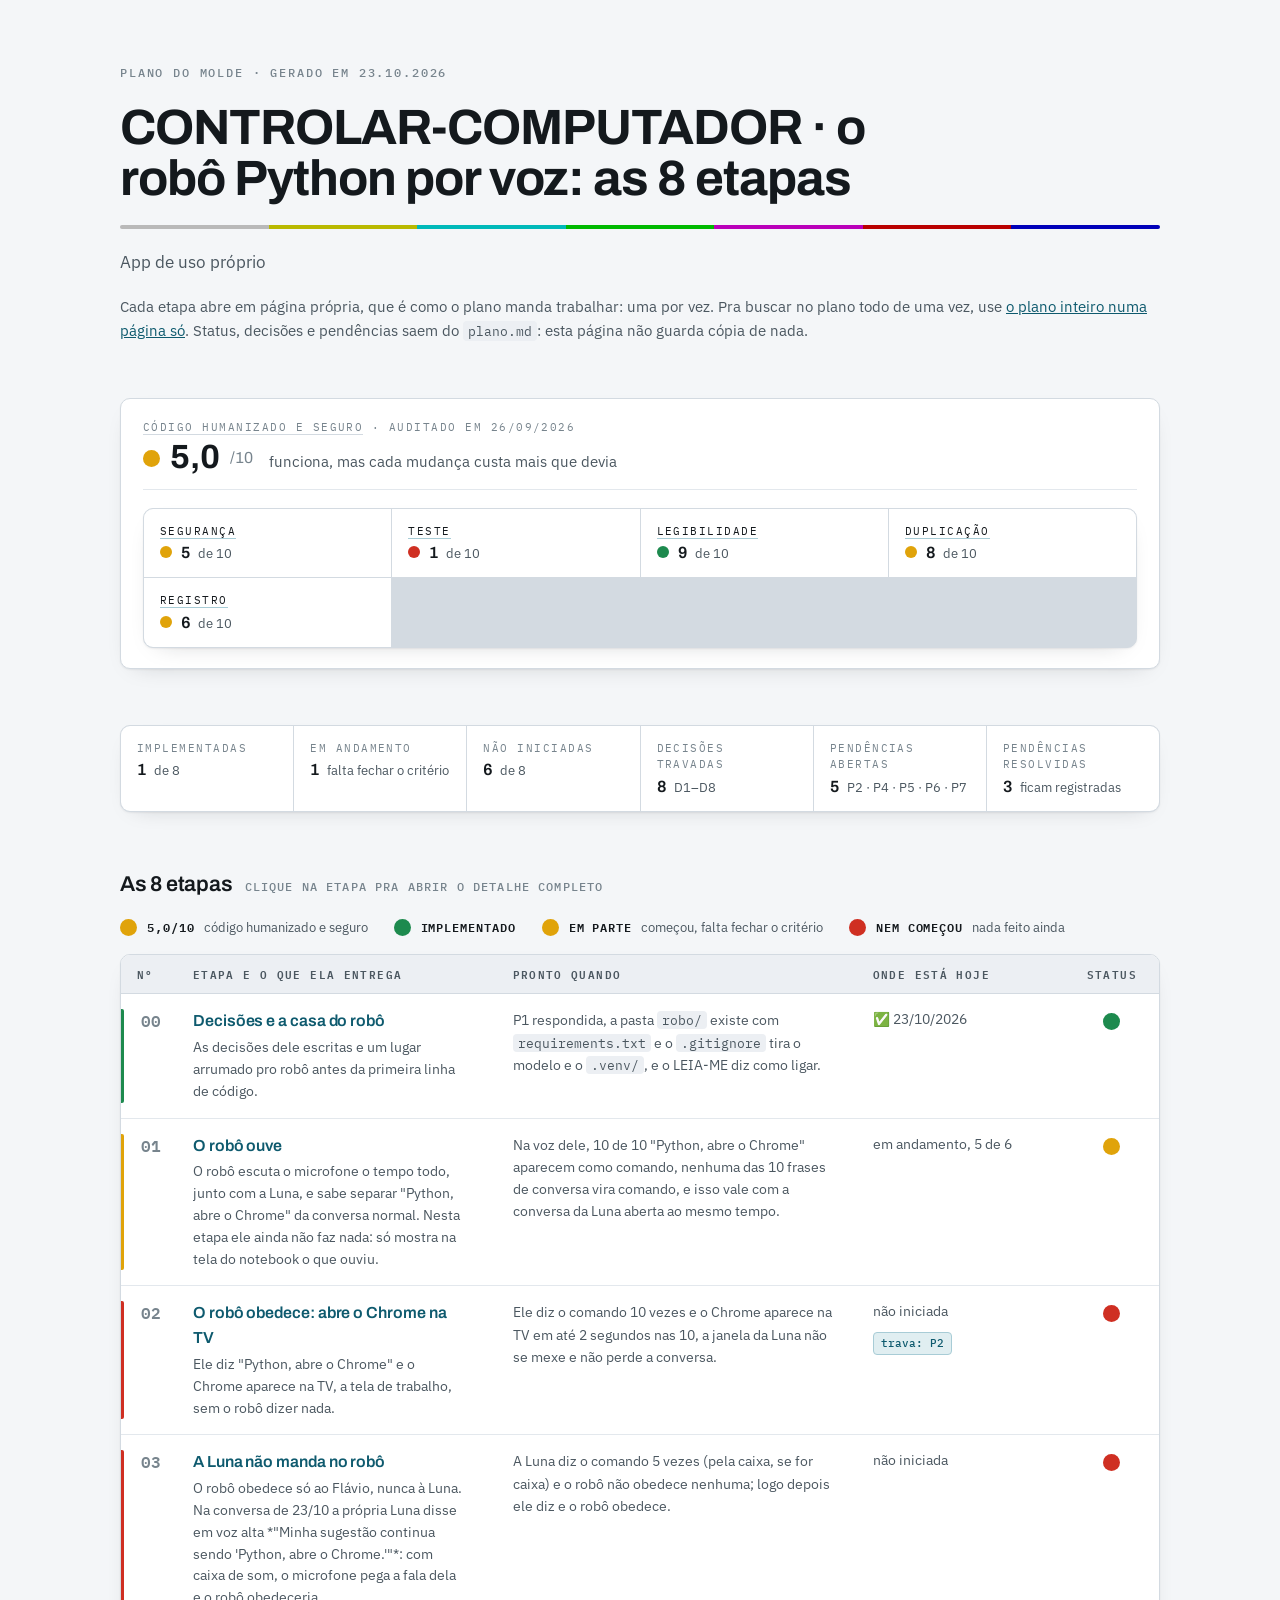
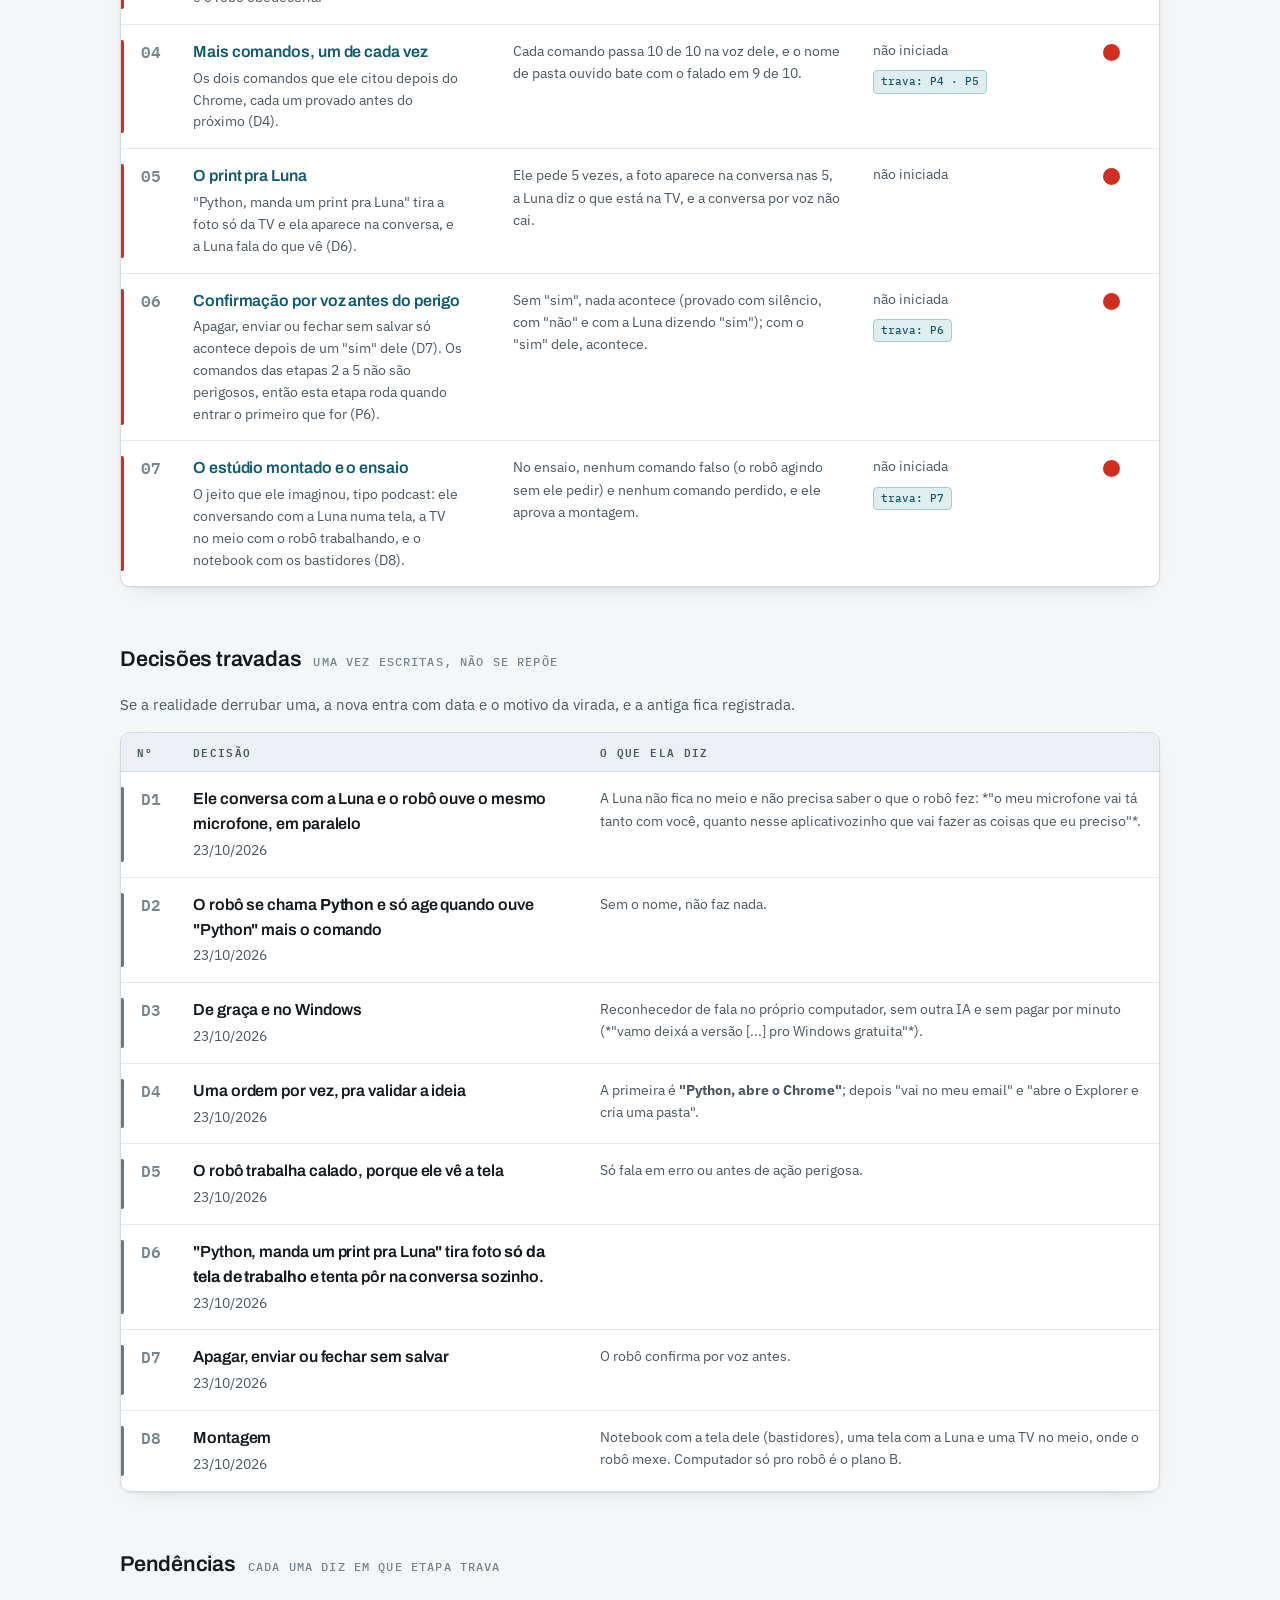
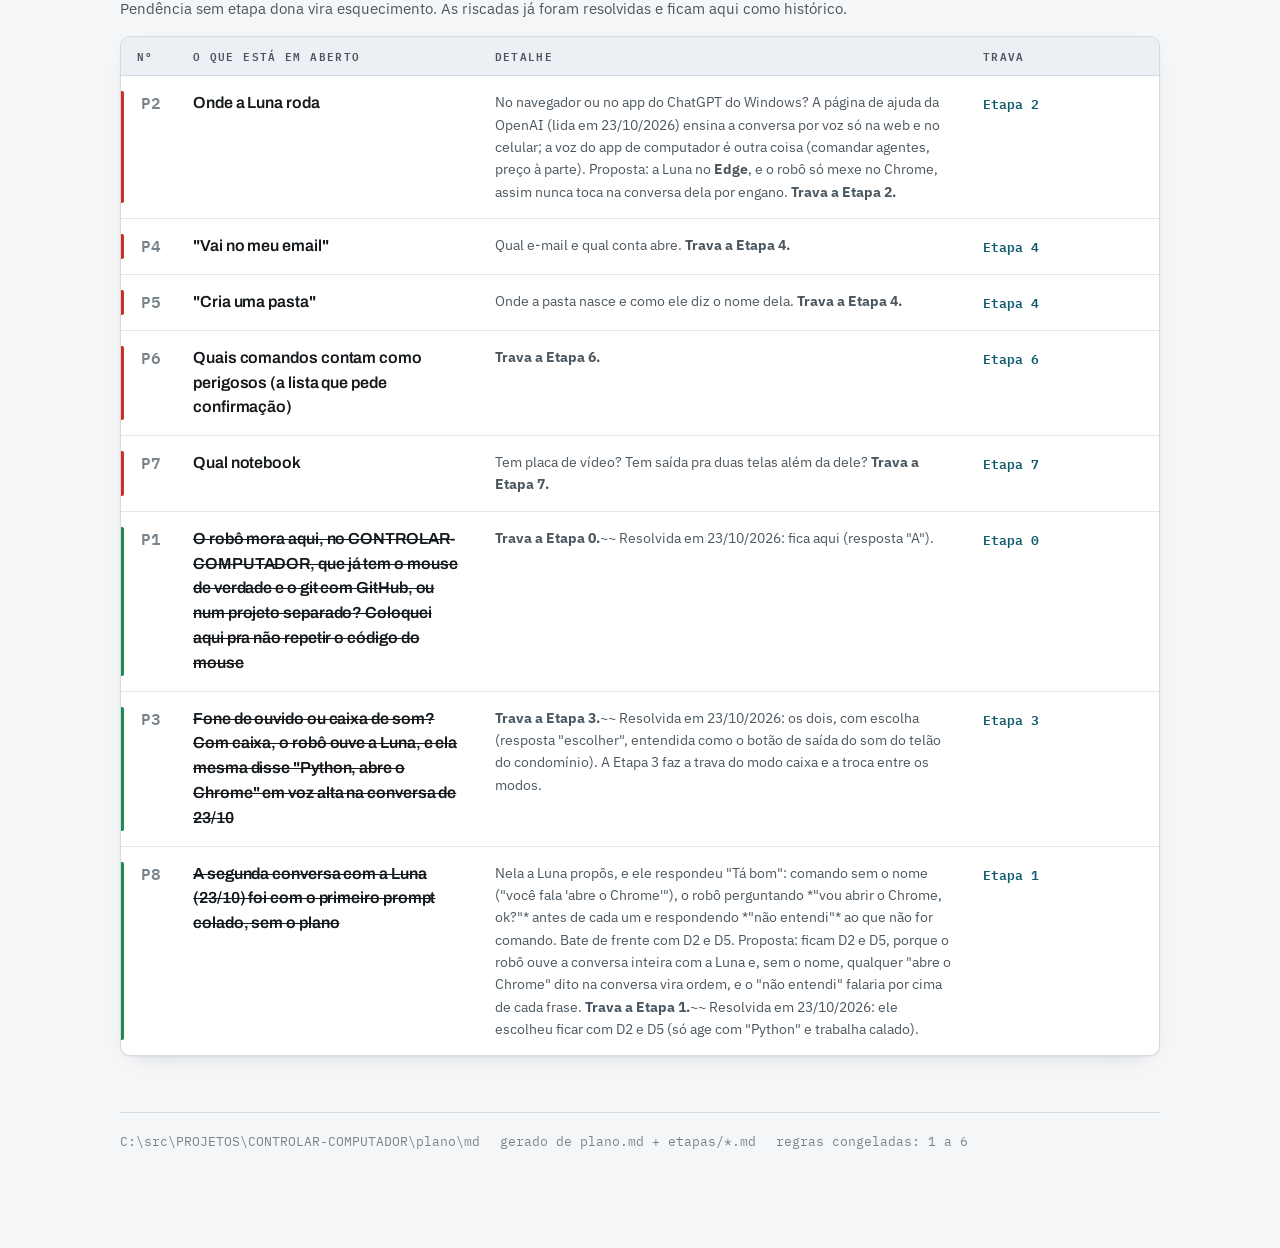
<file: plano/html/index.html>
<!doctype html>
<html lang="pt-br">
<head>
<meta charset="utf-8">
<meta name="viewport" content="width=device-width, initial-scale=1">
<title>Plano CONTROLAR-COMPUTADOR · o robô Python por voz</title>
<link rel="preconnect" href="https://fonts.googleapis.com">
<link rel="preconnect" href="https://fonts.gstatic.com" crossorigin>
<link rel="stylesheet" href="https://fonts.googleapis.com/css2?family=Archivo:wght@500;600;700&family=IBM+Plex+Mono:wght@400;500;600&family=IBM+Plex+Sans:wght@400;500;600&display=swap">
<link rel="stylesheet" href="index.css">
</head>

<body>

<div class="wrap">

  <header class="head">
    <p class="eyebrow">Plano do molde &middot; gerado em 23.10.2026</p>
    <h1>CONTROLAR-COMPUTADOR · o robô Python por voz: as 8 etapas</h1>
    <div class="bars" aria-hidden="true"><i style="background:#b9b9b9"></i><i style="background:#b9b900"></i><i style="background:#00b9b9"></i><i style="background:#00b900"></i><i style="background:#b900b9"></i><i style="background:#b90000"></i><i style="background:#0000b9"></i></div>
    <p class="lede">App de uso próprio</p>
    <p class="note">Cada etapa abre em p&aacute;gina pr&oacute;pria, que &eacute; como o plano manda trabalhar: uma por vez. Pra buscar no plano todo de uma vez, use <a href="completo/completo.html">o plano inteiro numa p&aacute;gina s&oacute;</a>. Status, decis&otilde;es e pend&ecirc;ncias saem do <code>plano.md</code>: esta p&aacute;gina n&atilde;o guarda c&oacute;pia de nada.</p>
  </header>

  <section class="saude"><div class="saude-topo"><p class="saude-rotulo"><a href="saude.html">C&oacute;digo humanizado e seguro</a> &middot; auditado em 26/09/2026</p><p class="saude-numero"><span class="ponto ponto--parte" aria-hidden="true"></span><strong>5,0</strong><span>/10</span></p><p class="saude-frase">funciona, mas cada mudan&ccedil;a custa mais que devia</p></div><dl class="vitals vitals--saude"><div class="vital"><dt><a href="saude.html#dim-1">Segurança</a></dt><dd><span class="ponto ponto--parte" aria-hidden="true"></span>5 <small>de 10</small></dd></div><div class="vital"><dt><a href="saude.html#dim-2">Teste</a></dt><dd><span class="ponto ponto--zero" aria-hidden="true"></span>1 <small>de 10</small></dd></div><div class="vital"><dt><a href="saude.html#dim-3">Legibilidade</a></dt><dd><span class="ponto ponto--nota" aria-hidden="true"></span>9 <small>de 10</small></dd></div><div class="vital"><dt><a href="saude.html#dim-4">Duplicação</a></dt><dd><span class="ponto ponto--parte" aria-hidden="true"></span>8 <small>de 10</small></dd></div><div class="vital"><dt><a href="saude.html#dim-8">Registro</a></dt><dd><span class="ponto ponto--parte" aria-hidden="true"></span>6 <small>de 10</small></dd></div></dl></section>

  <dl class="vitals"><div class="vital"><dt>Implementadas</dt><dd>1 <small>de 8</small></dd></div><div class="vital"><dt>Em andamento</dt><dd>1 <small>falta fechar o crit&eacute;rio</small></dd></div><div class="vital"><dt>N&atilde;o iniciadas</dt><dd>6 <small>de 8</small></dd></div><div class="vital"><dt>Decis&otilde;es travadas</dt><dd>8 <small>D1&ndash;D8</small></dd></div><div class="vital"><dt>Pend&ecirc;ncias abertas</dt><dd>5 <small>P2 &middot; P4 &middot; P5 &middot; P6 &middot; P7</small></dd></div><div class="vital"><dt>Pend&ecirc;ncias resolvidas</dt><dd>3 <small>ficam registradas</small></dd></div></dl>

  <section>
    <h2>As 8 etapas <span class="count">clique na etapa pra abrir o detalhe completo</span></h2>
    <div class="legend">
      <span><span class="selo"><span class="ponto ponto--parte" aria-hidden="true"></span>5,0/10</span> c&oacute;digo humanizado e seguro</span>
      <span><span class="selo"><span class="ponto ponto--feito" aria-hidden="true"></span>implementado</span></span>
      <span><span class="selo"><span class="ponto ponto--parte" aria-hidden="true"></span>em parte</span> come&ccedil;ou, falta fechar o crit&eacute;rio</span>
      <span><span class="selo"><span class="ponto ponto--zero" aria-hidden="true"></span>nem começou</span> nada feito ainda</span>
    </div>
    <div class="scroller"><table><thead><tr><th>N&ordm;</th><th>Etapa e o que ela entrega</th><th class="crit">Pronto quando</th><th class="obs">Onde est&aacute; hoje</th><th class="status">Status</th></tr></thead><tbody><tr data-st="feito"><td class="num">00</td><td class="etapa"><a class="ir" href="etapas/etapa-00.html"><b>Decisões e a casa do robô</b><em>As decisões dele escritas e um lugar arrumado pro robô antes da primeira linha de código.</em></a></td><td class="crit">P1 respondida, a pasta <code>robo/</code> existe com <code>requirements.txt</code> e o <code>.gitignore</code> tira o modelo e o <code>.venv/</code>, e o LEIA-ME diz como ligar.</td><td class="obs"><p>✅ 23/10/2026</p></td><td class="status"><span class="ponto ponto--feito" role="img" aria-label="implementado" title="implementado"></span></td></tr><tr data-st="parte"><td class="num">01</td><td class="etapa"><a class="ir" href="etapas/etapa-01.html"><b>O robô ouve</b><em>O robô escuta o microfone o tempo todo, junto com a Luna, e sabe separar &quot;Python, abre o Chrome&quot; da conversa normal. Nesta etapa ele ainda não faz nada: só mostra na tela do notebook o que ouviu.</em></a></td><td class="crit">Na voz dele, 10 de 10 &quot;Python, abre o Chrome&quot; aparecem como comando, nenhuma das 10 frases de conversa vira comando, e isso vale com a conversa da Luna aberta ao mesmo tempo.</td><td class="obs"><p>em andamento, 5 de 6</p></td><td class="status"><span class="ponto ponto--parte" role="img" aria-label="em parte" title="em parte"></span></td></tr><tr data-st="zero"><td class="num">02</td><td class="etapa"><a class="ir" href="etapas/etapa-02.html"><b>O robô obedece: abre o Chrome na TV</b><em>Ele diz &quot;Python, abre o Chrome&quot; e o Chrome aparece na TV, a tela de trabalho, sem o robô dizer nada.</em></a></td><td class="crit">Ele diz o comando 10 vezes e o Chrome aparece na TV em até 2 segundos nas 10, a janela da Luna não se mexe e não perde a conversa.</td><td class="obs"><p>não iniciada</p><b class="tag">trava: P2</b></td><td class="status"><span class="ponto ponto--zero" role="img" aria-label="nem começou" title="nem começou"></span></td></tr><tr data-st="zero"><td class="num">03</td><td class="etapa"><a class="ir" href="etapas/etapa-03.html"><b>A Luna não manda no robô</b><em>O robô obedece só ao Flávio, nunca à Luna. Na conversa de 23/10 a própria Luna disse em voz alta *&quot;Minha sugestão continua sendo 'Python, abre o Chrome.'&quot;*: com caixa de som, o microfone pega a fala dela e o robô obedeceria.</em></a></td><td class="crit">A Luna diz o comando 5 vezes (pela caixa, se for caixa) e o robô não obedece nenhuma; logo depois ele diz e o robô obedece.</td><td class="obs"><p>não iniciada</p></td><td class="status"><span class="ponto ponto--zero" role="img" aria-label="nem começou" title="nem começou"></span></td></tr><tr data-st="zero"><td class="num">04</td><td class="etapa"><a class="ir" href="etapas/etapa-04.html"><b>Mais comandos, um de cada vez</b><em>Os dois comandos que ele citou depois do Chrome, cada um provado antes do próximo (D4).</em></a></td><td class="crit">Cada comando passa 10 de 10 na voz dele, e o nome de pasta ouvido bate com o falado em 9 de 10.</td><td class="obs"><p>não iniciada</p><b class="tag">trava: P4 &middot; P5</b></td><td class="status"><span class="ponto ponto--zero" role="img" aria-label="nem começou" title="nem começou"></span></td></tr><tr data-st="zero"><td class="num">05</td><td class="etapa"><a class="ir" href="etapas/etapa-05.html"><b>O print pra Luna</b><em>&quot;Python, manda um print pra Luna&quot; tira a foto só da TV e ela aparece na conversa, e a Luna fala do que vê (D6).</em></a></td><td class="crit">Ele pede 5 vezes, a foto aparece na conversa nas 5, a Luna diz o que está na TV, e a conversa por voz não cai.</td><td class="obs"><p>não iniciada</p></td><td class="status"><span class="ponto ponto--zero" role="img" aria-label="nem começou" title="nem começou"></span></td></tr><tr data-st="zero"><td class="num">06</td><td class="etapa"><a class="ir" href="etapas/etapa-06.html"><b>Confirmação por voz antes do perigo</b><em>Apagar, enviar ou fechar sem salvar só acontece depois de um &quot;sim&quot; dele (D7). Os comandos das etapas 2 a 5 não são perigosos, então esta etapa roda quando entrar o primeiro que for (P6).</em></a></td><td class="crit">Sem &quot;sim&quot;, nada acontece (provado com silêncio, com &quot;não&quot; e com a Luna dizendo &quot;sim&quot;); com o &quot;sim&quot; dele, acontece.</td><td class="obs"><p>não iniciada</p><b class="tag">trava: P6</b></td><td class="status"><span class="ponto ponto--zero" role="img" aria-label="nem começou" title="nem começou"></span></td></tr><tr data-st="zero"><td class="num">07</td><td class="etapa"><a class="ir" href="etapas/etapa-07.html"><b>O estúdio montado e o ensaio</b><em>O jeito que ele imaginou, tipo podcast: ele conversando com a Luna numa tela, a TV no meio com o robô trabalhando, e o notebook com os bastidores (D8).</em></a></td><td class="crit">No ensaio, nenhum comando falso (o robô agindo sem ele pedir) e nenhum comando perdido, e ele aprova a montagem.</td><td class="obs"><p>não iniciada</p><b class="tag">trava: P7</b></td><td class="status"><span class="ponto ponto--zero" role="img" aria-label="nem começou" title="nem começou"></span></td></tr></tbody></table></div>
  </section>

  <section>
    <h2>Decis&otilde;es travadas <span class="count">uma vez escritas, n&atilde;o se rep&otilde;e</span></h2>
    <p class="note">Se a realidade derrubar uma, a nova entra com data e o motivo da virada, e a antiga fica registrada.</p>
    <div class="scroller"><table><thead><tr><th>N&ordm;</th><th>Decis&atilde;o</th><th class="crit">O que ela diz</th></tr></thead><tbody><tr id="d1"><td class="num">D1</td><td class="etapa"><b>Ele conversa com a Luna e o robô ouve o mesmo microfone, em paralelo</b><em>23/10/2026</em></td><td class="crit">A Luna não fica no meio e não precisa saber o que o robô fez: *&quot;o meu microfone vai tá tanto com você, quanto nesse aplicativozinho que vai fazer as coisas que eu preciso&quot;*.</td></tr><tr id="d2"><td class="num">D2</td><td class="etapa"><b>O robô se chama <strong>Python</strong> e só age quando ouve &quot;Python&quot; mais o comando</b><em>23/10/2026</em></td><td class="crit">Sem o nome, não faz nada.</td></tr><tr id="d3"><td class="num">D3</td><td class="etapa"><b>De graça e no Windows</b><em>23/10/2026</em></td><td class="crit">Reconhecedor de fala no próprio computador, sem outra IA e sem pagar por minuto (*&quot;vamo deixá a versão [...] pro Windows gratuita&quot;*).</td></tr><tr id="d4"><td class="num">D4</td><td class="etapa"><b>Uma ordem por vez, pra validar a ideia</b><em>23/10/2026</em></td><td class="crit">A primeira é <strong>&quot;Python, abre o Chrome&quot;</strong>; depois &quot;vai no meu email&quot; e &quot;abre o Explorer e cria uma pasta&quot;.</td></tr><tr id="d5"><td class="num">D5</td><td class="etapa"><b>O robô trabalha calado, porque ele vê a tela</b><em>23/10/2026</em></td><td class="crit">Só fala em erro ou antes de ação perigosa.</td></tr><tr id="d6"><td class="num">D6</td><td class="etapa"><b>&quot;Python, manda um print pra Luna&quot; tira foto <strong>só da tela de trabalho</strong> e tenta pôr na conversa sozinho.</b><em>23/10/2026</em></td><td class="crit"></td></tr><tr id="d7"><td class="num">D7</td><td class="etapa"><b>Apagar, enviar ou fechar sem salvar</b><em>23/10/2026</em></td><td class="crit">O robô confirma por voz antes.</td></tr><tr id="d8"><td class="num">D8</td><td class="etapa"><b>Montagem</b><em>23/10/2026</em></td><td class="crit">Notebook com a tela dele (bastidores), uma tela com a Luna e uma TV no meio, onde o robô mexe. Computador só pro robô é o plano B.</td></tr></tbody></table></div>
  </section>

  <section>
    <h2>Pend&ecirc;ncias <span class="count">cada uma diz em que etapa trava</span></h2>
    <p class="note">Pend&ecirc;ncia sem etapa dona vira esquecimento. As riscadas j&aacute; foram resolvidas e ficam aqui como hist&oacute;rico.</p>
    <div class="scroller"><table><thead><tr><th>N&ordm;</th><th>O que est&aacute; em aberto</th><th class="crit">Detalhe</th><th>Trava</th></tr></thead><tbody><tr data-st="zero" id="p2"><td class="num">P2</td><td class="etapa"><b>Onde a Luna roda</b></td><td class="crit">No navegador ou no app do ChatGPT do Windows? A página de ajuda da OpenAI (lida em 23/10/2026) ensina a conversa por voz só na web e no celular; a voz do app de computador é outra coisa (comandar agentes, preço à parte). Proposta: a Luna no <strong>Edge</strong>, e o robô só mexe no Chrome, assim nunca toca na conversa dela por engano. <strong>Trava a Etapa 2.</strong></td><td class="sit"><a class="trava" href="etapas/etapa-02.html">Etapa 2</a></td></tr><tr data-st="zero" id="p4"><td class="num">P4</td><td class="etapa"><b>&quot;Vai no meu email&quot;</b></td><td class="crit">Qual e-mail e qual conta abre. <strong>Trava a Etapa 4.</strong></td><td class="sit"><a class="trava" href="etapas/etapa-04.html">Etapa 4</a></td></tr><tr data-st="zero" id="p5"><td class="num">P5</td><td class="etapa"><b>&quot;Cria uma pasta&quot;</b></td><td class="crit">Onde a pasta nasce e como ele diz o nome dela. <strong>Trava a Etapa 4.</strong></td><td class="sit"><a class="trava" href="etapas/etapa-04.html">Etapa 4</a></td></tr><tr data-st="zero" id="p6"><td class="num">P6</td><td class="etapa"><b>Quais comandos contam como perigosos (a lista que pede confirmação)</b></td><td class="crit"><strong>Trava a Etapa 6.</strong></td><td class="sit"><a class="trava" href="etapas/etapa-06.html">Etapa 6</a></td></tr><tr data-st="zero" id="p7"><td class="num">P7</td><td class="etapa"><b>Qual notebook</b></td><td class="crit">Tem placa de vídeo? Tem saída pra duas telas além da dele? <strong>Trava a Etapa 7.</strong></td><td class="sit"><a class="trava" href="etapas/etapa-07.html">Etapa 7</a></td></tr><tr data-st="feito" id="p1"><td class="num">P1</td><td class="etapa"><b><s>O robô mora aqui, no CONTROLAR-COMPUTADOR, que já tem o mouse de verdade e o git com GitHub, ou num projeto separado? Coloquei aqui pra não repetir o código do mouse</s></b></td><td class="crit"><strong>Trava a Etapa 0.</strong>~~ Resolvida em 23/10/2026: fica aqui (resposta &quot;A&quot;).</td><td class="sit"><a class="trava" href="etapas/etapa-00.html">Etapa 0</a></td></tr><tr data-st="feito" id="p3"><td class="num">P3</td><td class="etapa"><b><s>Fone de ouvido ou caixa de som? Com caixa, o robô ouve a Luna, e ela mesma disse &quot;Python, abre o Chrome&quot; em voz alta na conversa de 23/10</s></b></td><td class="crit"><strong>Trava a Etapa 3.</strong>~~ Resolvida em 23/10/2026: os dois, com escolha (resposta &quot;escolher&quot;, entendida como o botão de saída do som do telão do condomínio). A Etapa 3 faz a trava do modo caixa e a troca entre os modos.</td><td class="sit"><a class="trava" href="etapas/etapa-03.html">Etapa 3</a></td></tr><tr data-st="feito" id="p8"><td class="num">P8</td><td class="etapa"><b><s>A segunda conversa com a Luna (23/10) foi com o primeiro prompt colado, sem o plano</s></b></td><td class="crit">Nela a Luna propôs, e ele respondeu &quot;Tá bom&quot;: comando sem o nome (&quot;você fala 'abre o Chrome'&quot;), o robô perguntando *&quot;vou abrir o Chrome, ok?&quot;* antes de cada um e respondendo *&quot;não entendi&quot;* ao que não for comando. Bate de frente com D2 e D5. Proposta: ficam D2 e D5, porque o robô ouve a conversa inteira com a Luna e, sem o nome, qualquer &quot;abre o Chrome&quot; dito na conversa vira ordem, e o &quot;não entendi&quot; falaria por cima de cada frase. <strong>Trava a Etapa 1.</strong>~~ Resolvida em 23/10/2026: ele escolheu ficar com D2 e D5 (só age com &quot;Python&quot; e trabalha calado).</td><td class="sit"><a class="trava" href="etapas/etapa-01.html">Etapa 1</a></td></tr></tbody></table></div>
  </section>

  <footer>
    <span>C:\src\PROJETOS\CONTROLAR-COMPUTADOR\plano\md</span>
    <span>gerado de plano.md + etapas/*.md</span>
    <span>regras congeladas: 1 a 6</span>
  </footer>

</div>

</body>
</html>
</file>
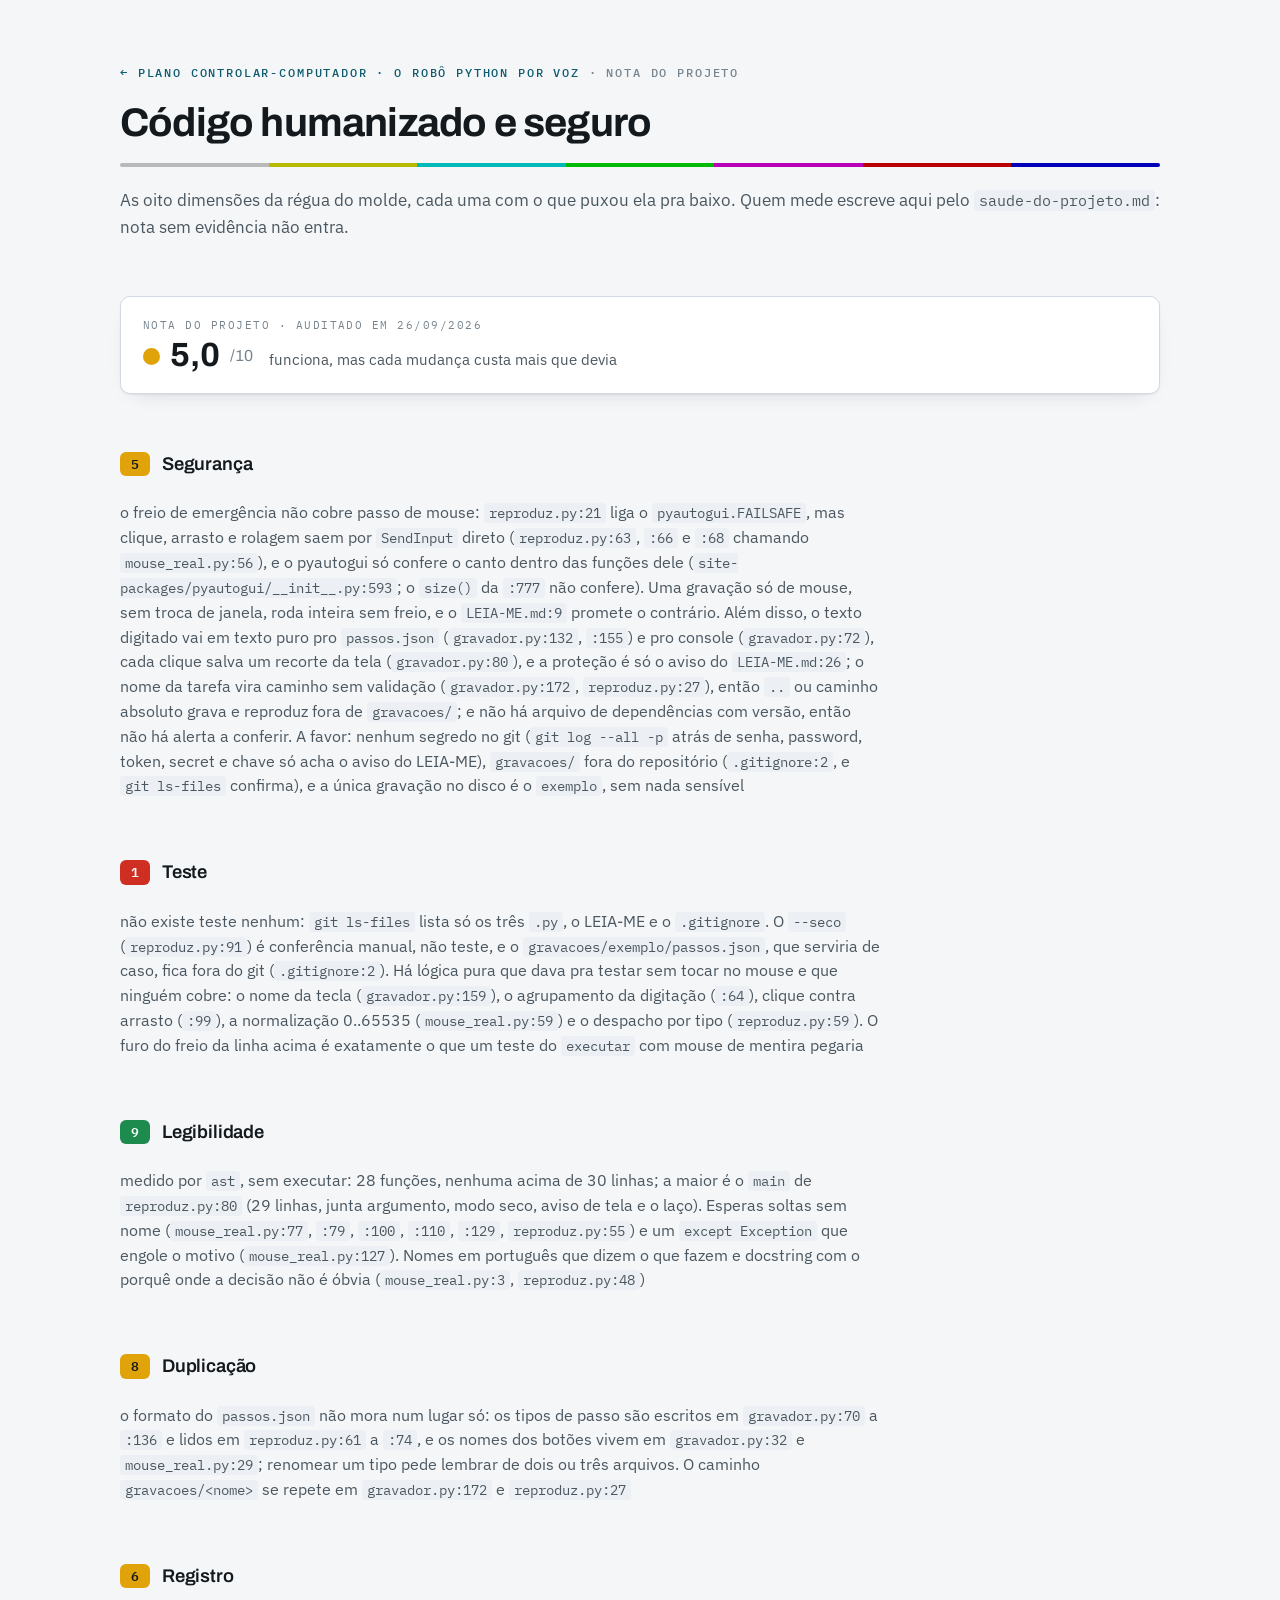
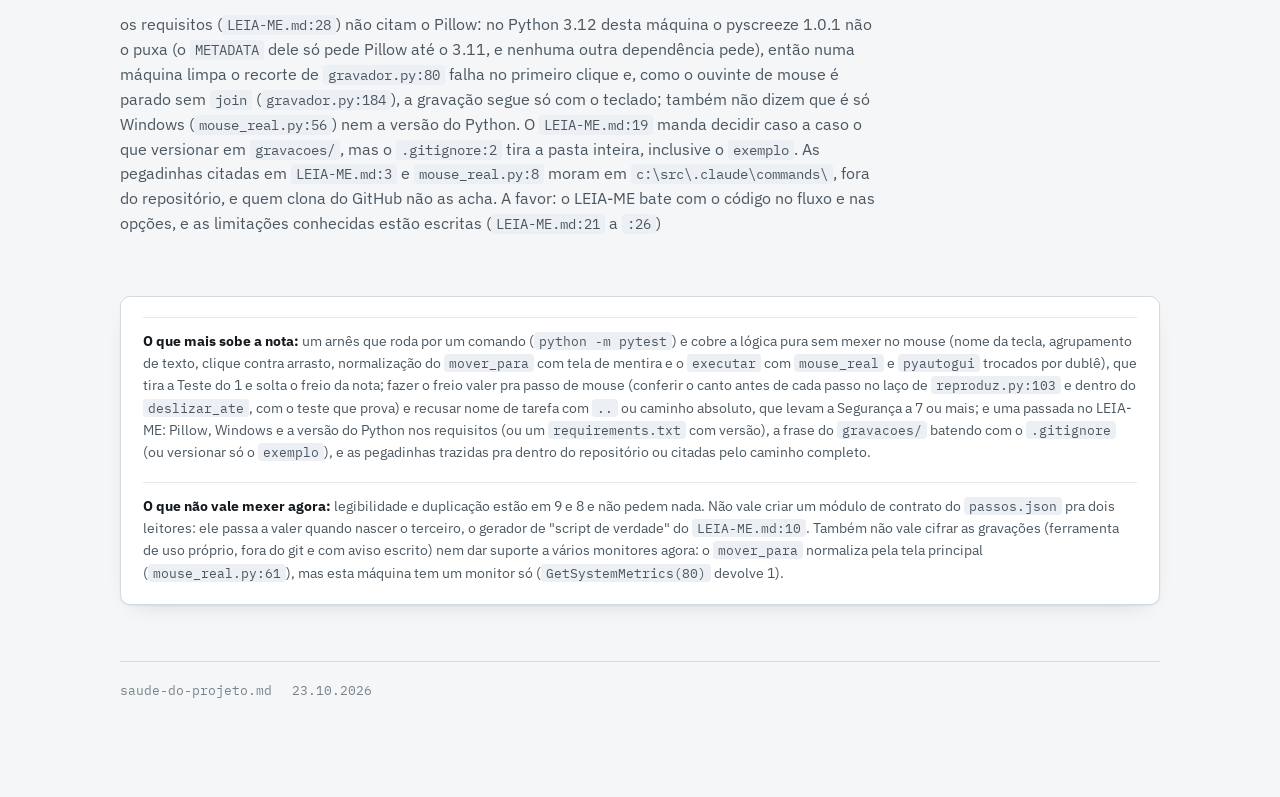
<file: plano/html/saude.html>
<!doctype html>
<html lang="pt-br">
<head>
<meta charset="utf-8">
<meta name="viewport" content="width=device-width, initial-scale=1">
<title>Nota &middot; Plano CONTROLAR-COMPUTADOR · o robô Python por voz</title>
<link rel="preconnect" href="https://fonts.googleapis.com">
<link rel="preconnect" href="https://fonts.gstatic.com" crossorigin>
<link rel="stylesheet" href="https://fonts.googleapis.com/css2?family=Archivo:wght@500;600;700&family=IBM+Plex+Mono:wght@400;500;600&family=IBM+Plex+Sans:wght@400;500;600&display=swap">
<link rel="stylesheet" href="saude.css">
</head>

<body>

<div class="wrap wrap--etapa">

  <header class="head">
    <p class="eyebrow"><a href="index.html">&larr; Plano CONTROLAR-COMPUTADOR · o robô Python por voz</a> &middot; nota do projeto</p>
    <h1>C&oacute;digo humanizado e seguro</h1>
    <div class="bars" aria-hidden="true"><i style="background:#b9b9b9"></i><i style="background:#b9b900"></i><i style="background:#00b9b9"></i><i style="background:#00b900"></i><i style="background:#b900b9"></i><i style="background:#b90000"></i><i style="background:#0000b9"></i></div>
    <p class="lede">As oito dimens&otilde;es da r&eacute;gua do molde, cada uma com o que puxou ela pra baixo. Quem mede escreve aqui pelo <code>saude-do-projeto.md</code>: nota sem evid&ecirc;ncia n&atilde;o entra.</p>
  </header>

  <section class="saude"><div class="saude-topo"><p class="saude-rotulo">nota do projeto &middot; auditado em 26/09/2026</p><p class="saude-numero"><span class="ponto ponto--parte" aria-hidden="true"></span><strong>5,0</strong><span>/10</span></p><p class="saude-frase">funciona, mas cada mudan&ccedil;a custa mais que devia</p></div></section>

  <section class="dim" id="dim-1"><h2><span class="dim-nota dim-nota--parte">5</span>Segurança</h2><p>o freio de emergência não cobre passo de mouse: <code>reproduz.py:21</code> liga o <code>pyautogui.FAILSAFE</code>, mas clique, arrasto e rolagem saem por <code>SendInput</code> direto (<code>reproduz.py:63</code>, <code>:66</code> e <code>:68</code> chamando <code>mouse_real.py:56</code>), e o pyautogui só confere o canto dentro das funções dele (<code>site-packages/pyautogui/__init__.py:593</code>; o <code>size()</code> da <code>:777</code> não confere). Uma gravação só de mouse, sem troca de janela, roda inteira sem freio, e o <code>LEIA-ME.md:9</code> promete o contrário. Além disso, o texto digitado vai em texto puro pro <code>passos.json</code> (<code>gravador.py:132</code>, <code>:155</code>) e pro console (<code>gravador.py:72</code>), cada clique salva um recorte da tela (<code>gravador.py:80</code>), e a proteção é só o aviso do <code>LEIA-ME.md:26</code>; o nome da tarefa vira caminho sem validação (<code>gravador.py:172</code>, <code>reproduz.py:27</code>), então <code>..</code> ou caminho absoluto grava e reproduz fora de <code>gravacoes/</code>; e não há arquivo de dependências com versão, então não há alerta a conferir. A favor: nenhum segredo no git (<code>git log --all -p</code> atrás de senha, password, token, secret e chave só acha o aviso do LEIA-ME), <code>gravacoes/</code> fora do repositório (<code>.gitignore:2</code>, e <code>git ls-files</code> confirma), e a única gravação no disco é o <code>exemplo</code>, sem nada sensível</p></section><section class="dim" id="dim-2"><h2><span class="dim-nota dim-nota--zero">1</span>Teste</h2><p>não existe teste nenhum: <code>git ls-files</code> lista só os três <code>.py</code>, o LEIA-ME e o <code>.gitignore</code>. O <code>--seco</code> (<code>reproduz.py:91</code>) é conferência manual, não teste, e o <code>gravacoes/exemplo/passos.json</code>, que serviria de caso, fica fora do git (<code>.gitignore:2</code>). Há lógica pura que dava pra testar sem tocar no mouse e que ninguém cobre: o nome da tecla (<code>gravador.py:159</code>), o agrupamento da digitação (<code>:64</code>), clique contra arrasto (<code>:99</code>), a normalização 0..65535 (<code>mouse_real.py:59</code>) e o despacho por tipo (<code>reproduz.py:59</code>). O furo do freio da linha acima é exatamente o que um teste do <code>executar</code> com mouse de mentira pegaria</p></section><section class="dim" id="dim-3"><h2><span class="dim-nota dim-nota--nota">9</span>Legibilidade</h2><p>medido por <code>ast</code>, sem executar: 28 funções, nenhuma acima de 30 linhas; a maior é o <code>main</code> de <code>reproduz.py:80</code> (29 linhas, junta argumento, modo seco, aviso de tela e o laço). Esperas soltas sem nome (<code>mouse_real.py:77</code>, <code>:79</code>, <code>:100</code>, <code>:110</code>, <code>:129</code>, <code>reproduz.py:55</code>) e um <code>except Exception</code> que engole o motivo (<code>mouse_real.py:127</code>). Nomes em português que dizem o que fazem e docstring com o porquê onde a decisão não é óbvia (<code>mouse_real.py:3</code>, <code>reproduz.py:48</code>)</p></section><section class="dim" id="dim-4"><h2><span class="dim-nota dim-nota--parte">8</span>Duplicação</h2><p>o formato do <code>passos.json</code> não mora num lugar só: os tipos de passo são escritos em <code>gravador.py:70</code> a <code>:136</code> e lidos em <code>reproduz.py:61</code> a <code>:74</code>, e os nomes dos botões vivem em <code>gravador.py:32</code> e <code>mouse_real.py:29</code>; renomear um tipo pede lembrar de dois ou três arquivos. O caminho <code>gravacoes/&lt;nome&gt;</code> se repete em <code>gravador.py:172</code> e <code>reproduz.py:27</code></p></section><section class="dim" id="dim-8"><h2><span class="dim-nota dim-nota--parte">6</span>Registro</h2><p>os requisitos (<code>LEIA-ME.md:28</code>) não citam o Pillow: no Python 3.12 desta máquina o pyscreeze 1.0.1 não o puxa (o <code>METADATA</code> dele só pede Pillow até o 3.11, e nenhuma outra dependência pede), então numa máquina limpa o recorte de <code>gravador.py:80</code> falha no primeiro clique e, como o ouvinte de mouse é parado sem <code>join</code> (<code>gravador.py:184</code>), a gravação segue só com o teclado; também não dizem que é só Windows (<code>mouse_real.py:56</code>) nem a versão do Python. O <code>LEIA-ME.md:19</code> manda decidir caso a caso o que versionar em <code>gravacoes/</code>, mas o <code>.gitignore:2</code> tira a pasta inteira, inclusive o <code>exemplo</code>. As pegadinhas citadas em <code>LEIA-ME.md:3</code> e <code>mouse_real.py:8</code> moram em <code>c:\src\.claude\commands\</code>, fora do repositório, e quem clona do GitHub não as acha. A favor: o LEIA-ME bate com o código no fluxo e nas opções, e as limitações conhecidas estão escritas (<code>LEIA-ME.md:21</code> a <code>:26</code>)</p></section>

  <section class="saude"><p class="saude-acao"><b>O que mais sobe a nota:</b> um arnês que roda por um comando (<code>python -m pytest</code>) e cobre a lógica pura sem mexer no mouse (nome da tecla, agrupamento de texto, clique contra arrasto, normalização do <code>mover_para</code> com tela de mentira e o <code>executar</code> com <code>mouse_real</code> e <code>pyautogui</code> trocados por dublê), que tira a Teste do 1 e solta o freio da nota; fazer o freio valer pra passo de mouse (conferir o canto antes de cada passo no laço de <code>reproduz.py:103</code> e dentro do <code>deslizar_ate</code>, com o teste que prova) e recusar nome de tarefa com <code>..</code> ou caminho absoluto, que levam a Segurança a 7 ou mais; e uma passada no LEIA-ME: Pillow, Windows e a versão do Python nos requisitos (ou um <code>requirements.txt</code> com versão), a frase do <code>gravacoes/</code> batendo com o <code>.gitignore</code> (ou versionar só o <code>exemplo</code>), e as pegadinhas trazidas pra dentro do repositório ou citadas pelo caminho completo.</p><p class="saude-acao"><b>O que n&atilde;o vale mexer agora:</b> legibilidade e duplicação estão em 9 e 8 e não pedem nada. Não vale criar um módulo de contrato do <code>passos.json</code> pra dois leitores: ele passa a valer quando nascer o terceiro, o gerador de &quot;script de verdade&quot; do <code>LEIA-ME.md:10</code>. Também não vale cifrar as gravações (ferramenta de uso próprio, fora do git e com aviso escrito) nem dar suporte a vários monitores agora: o <code>mover_para</code> normaliza pela tela principal (<code>mouse_real.py:61</code>), mas esta máquina tem um monitor só (<code>GetSystemMetrics(80)</code> devolve 1).</p></section>

  <footer>
    <span>saude-do-projeto.md</span>
    <span>23.10.2026</span>
  </footer>

</div>

</body>
</html>
</file>
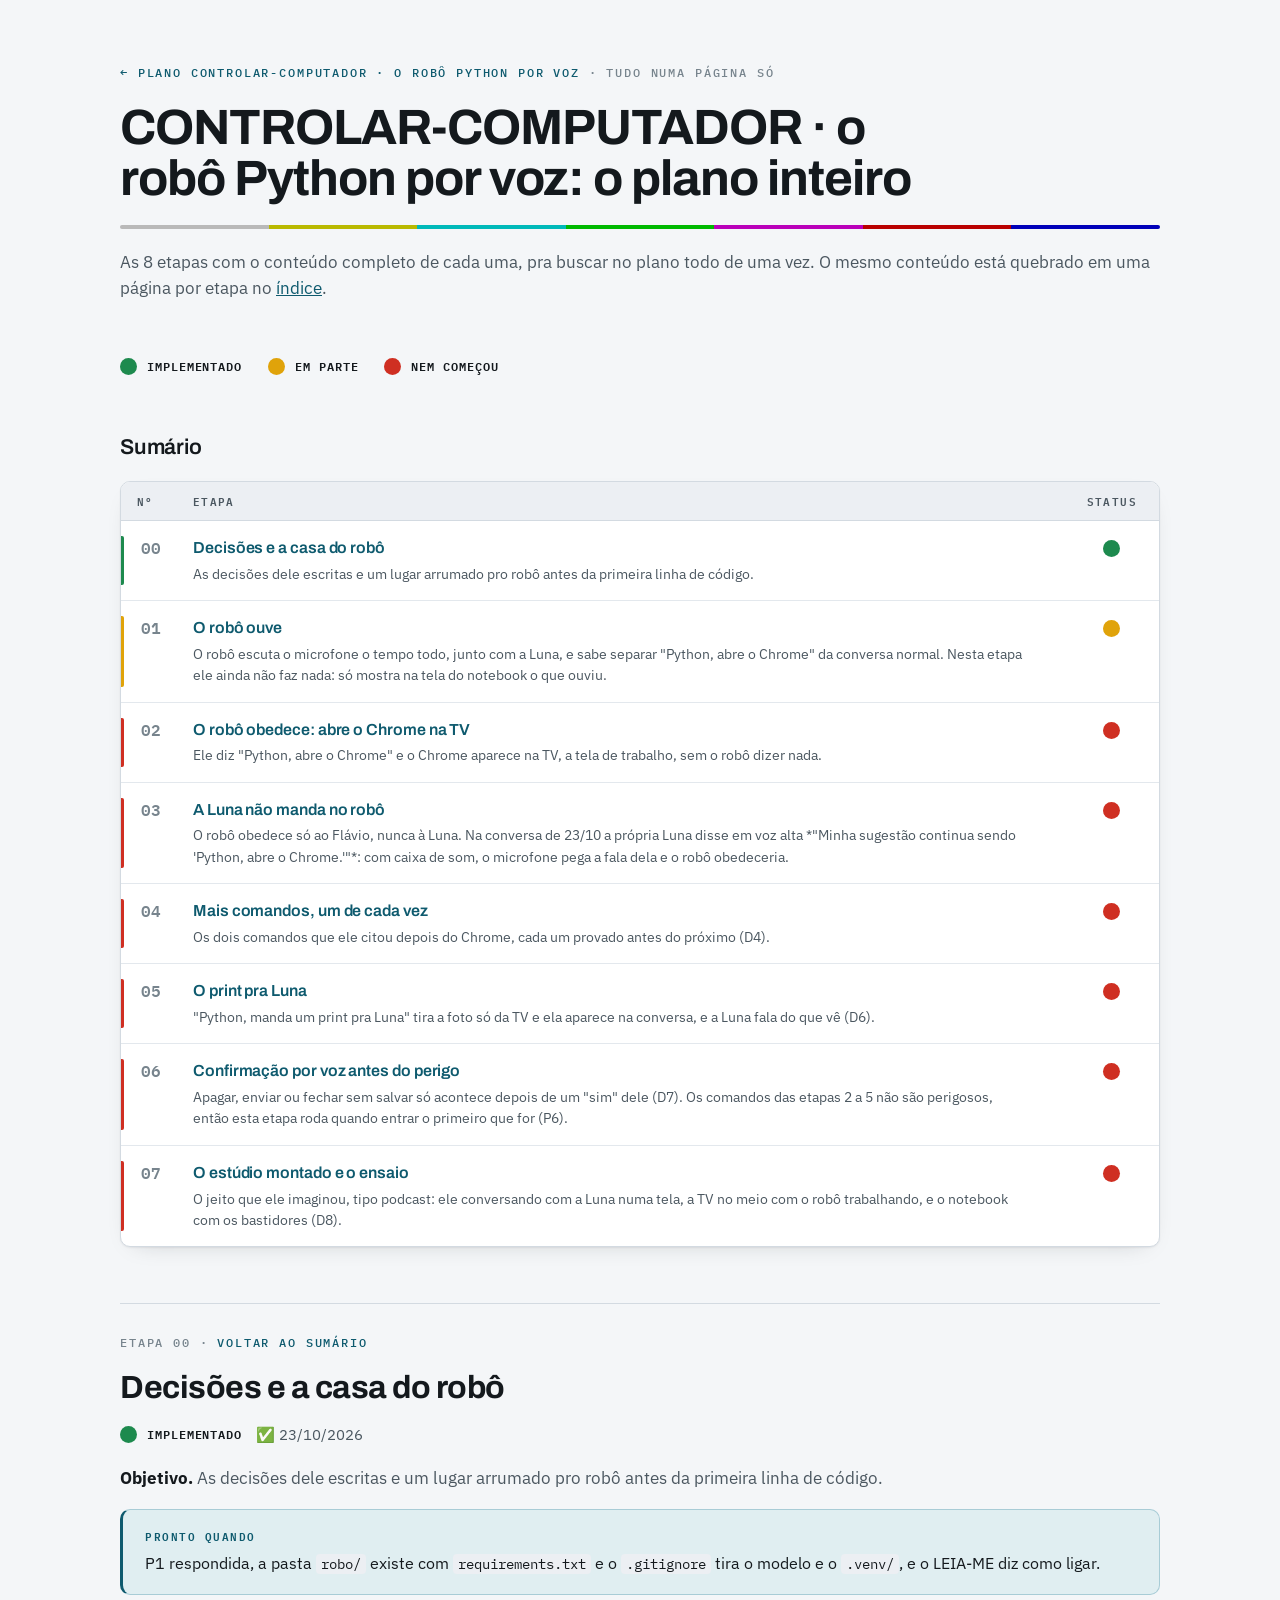
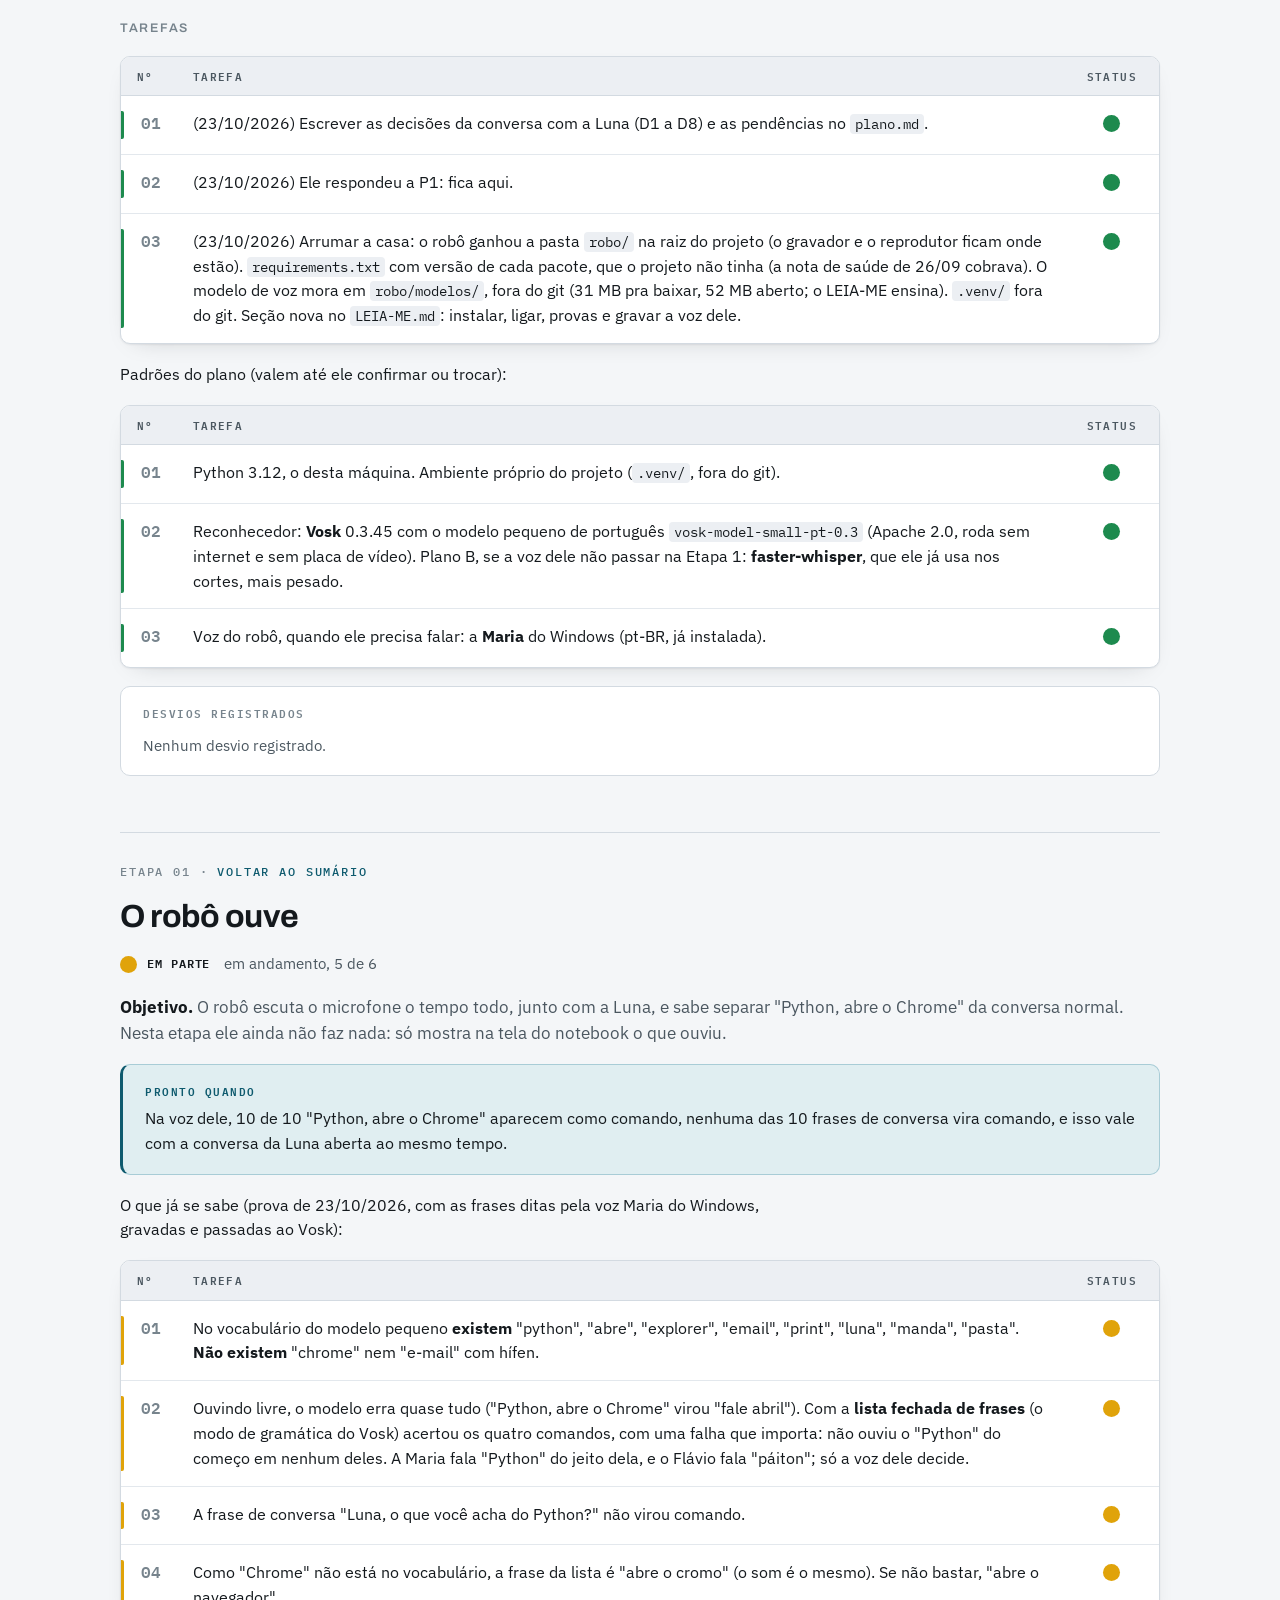
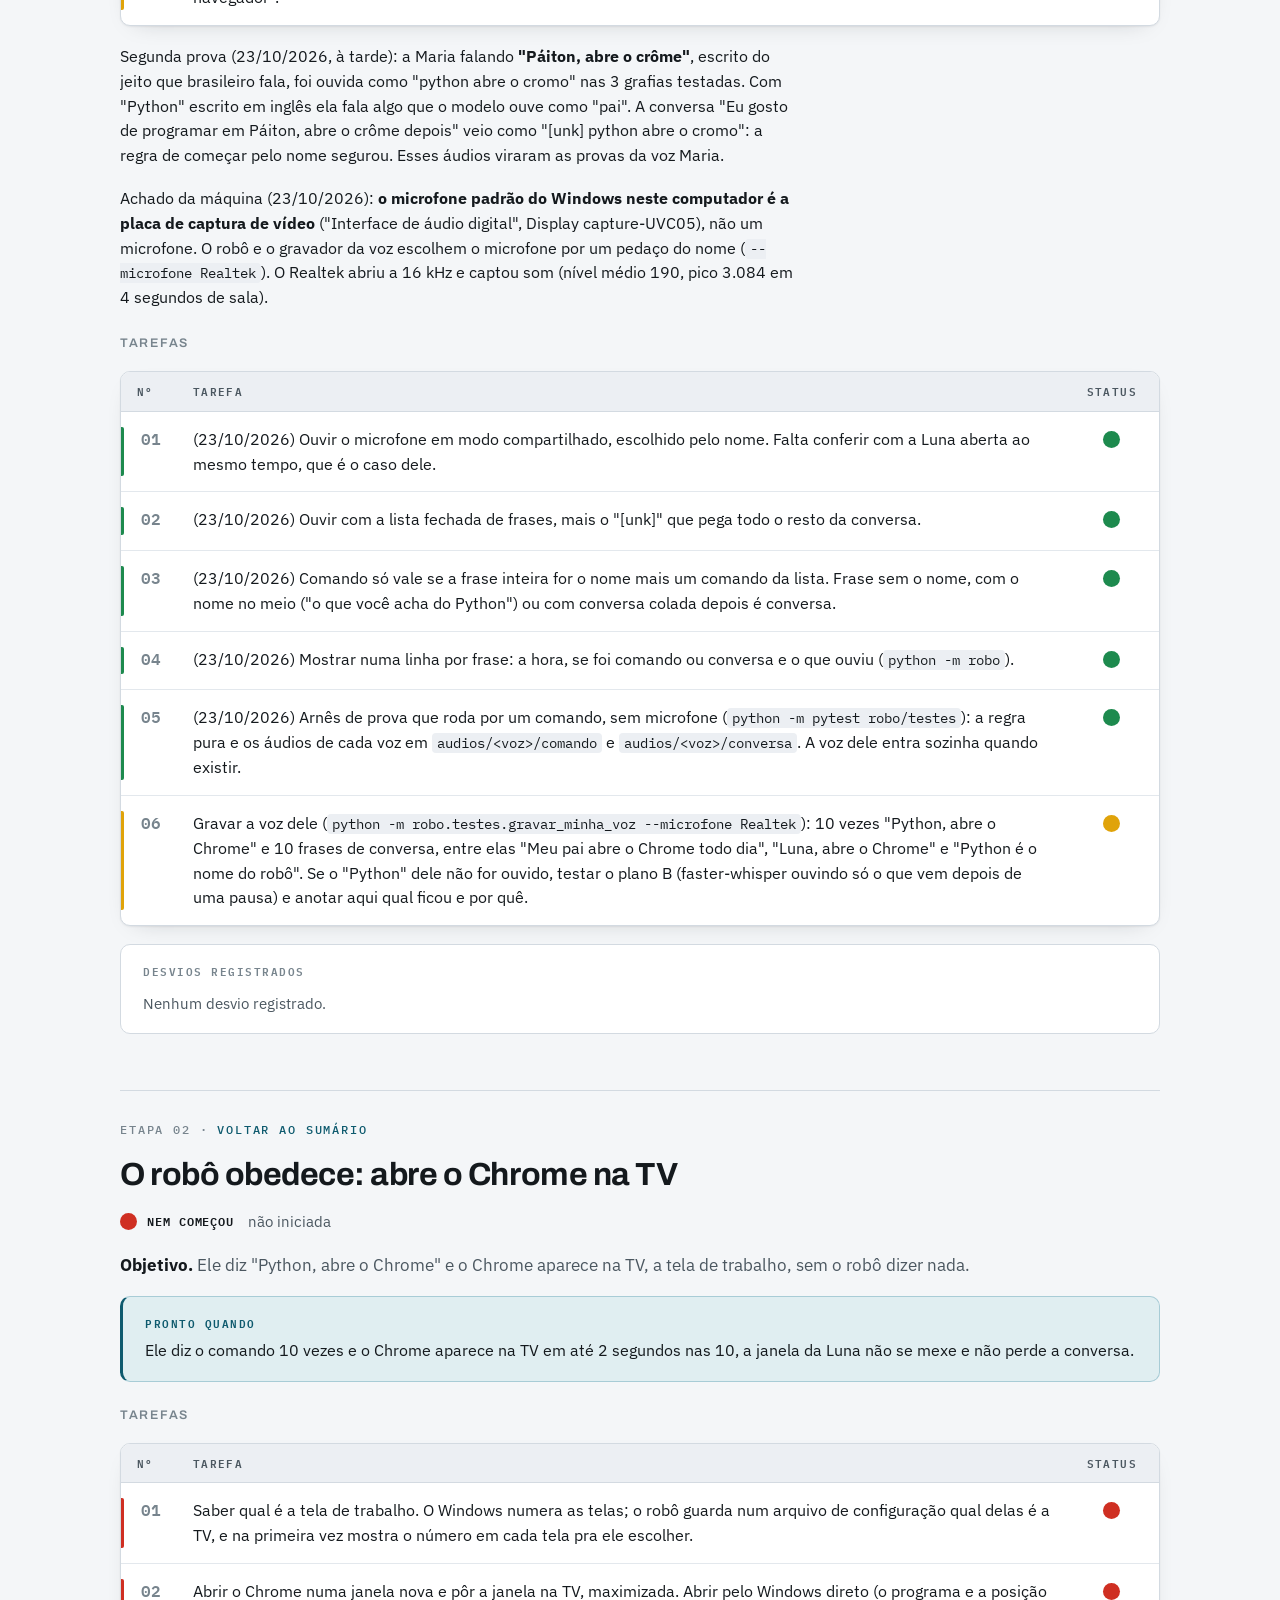
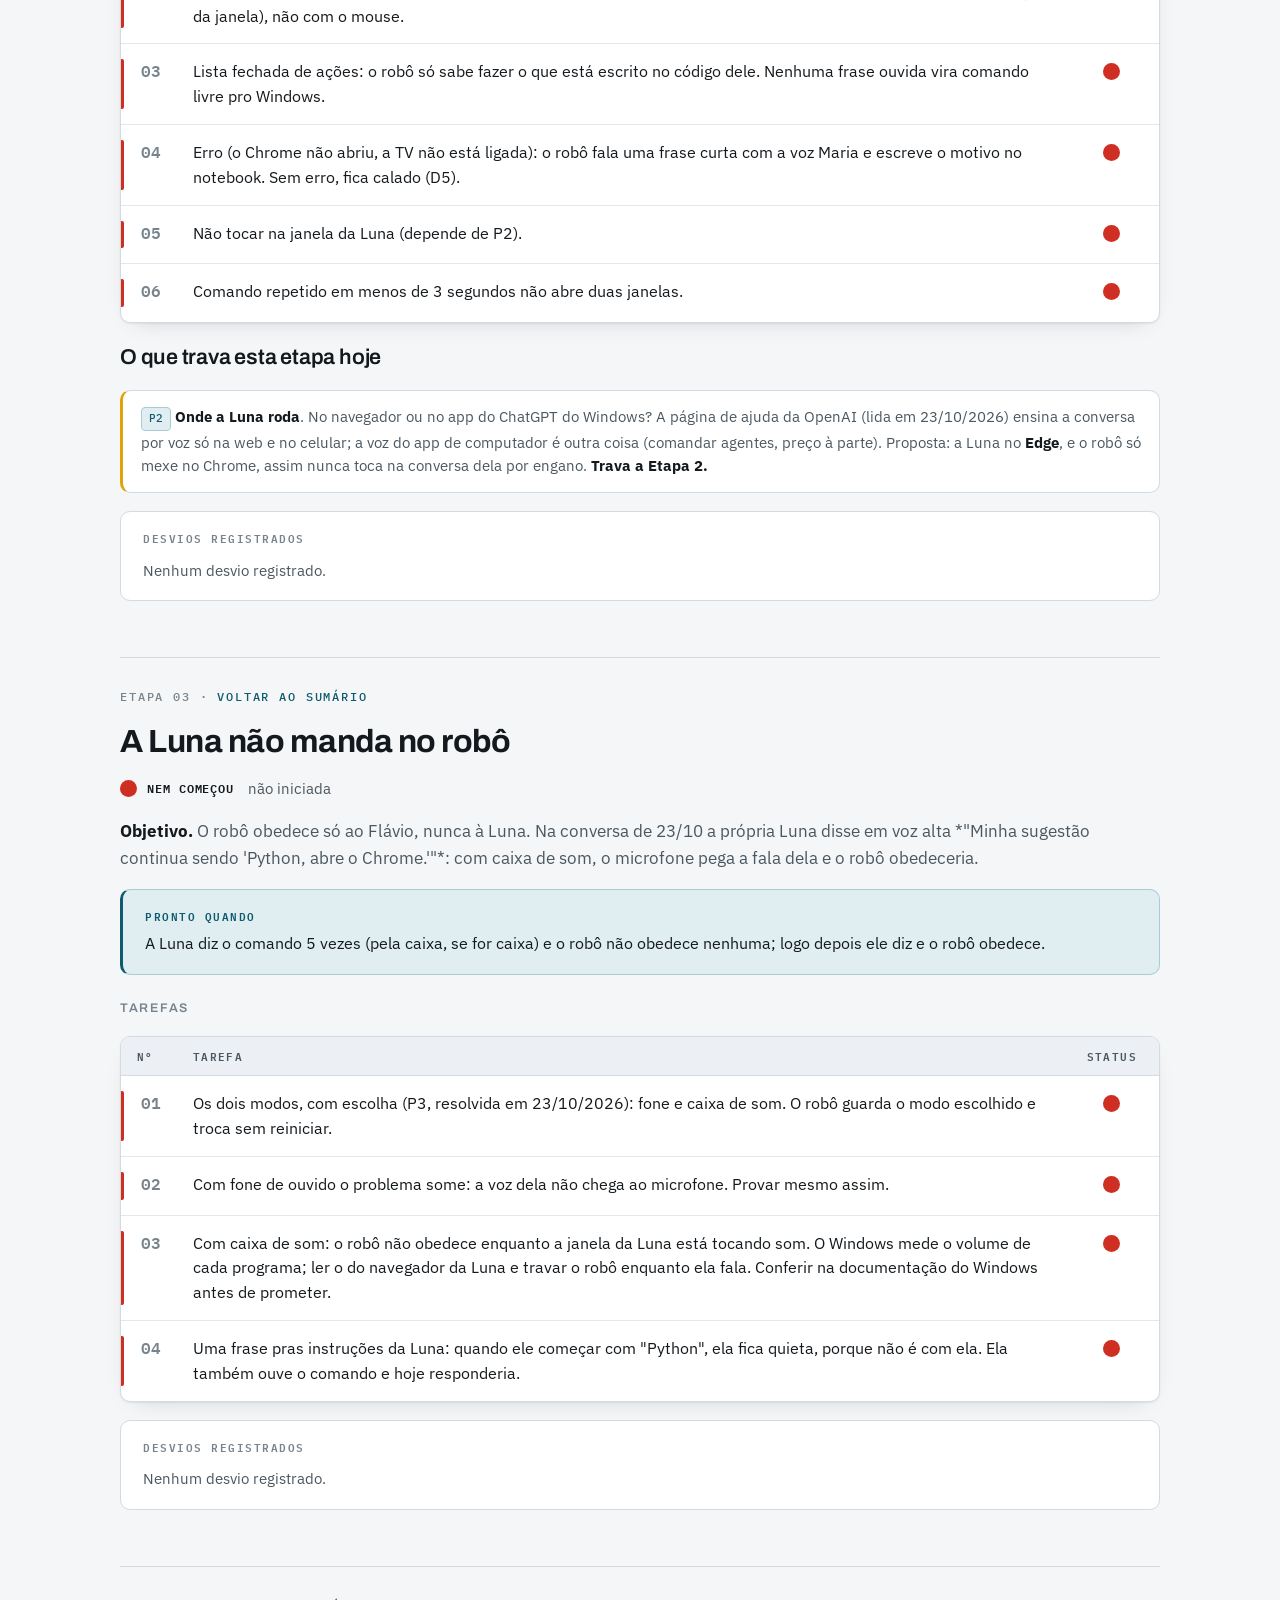
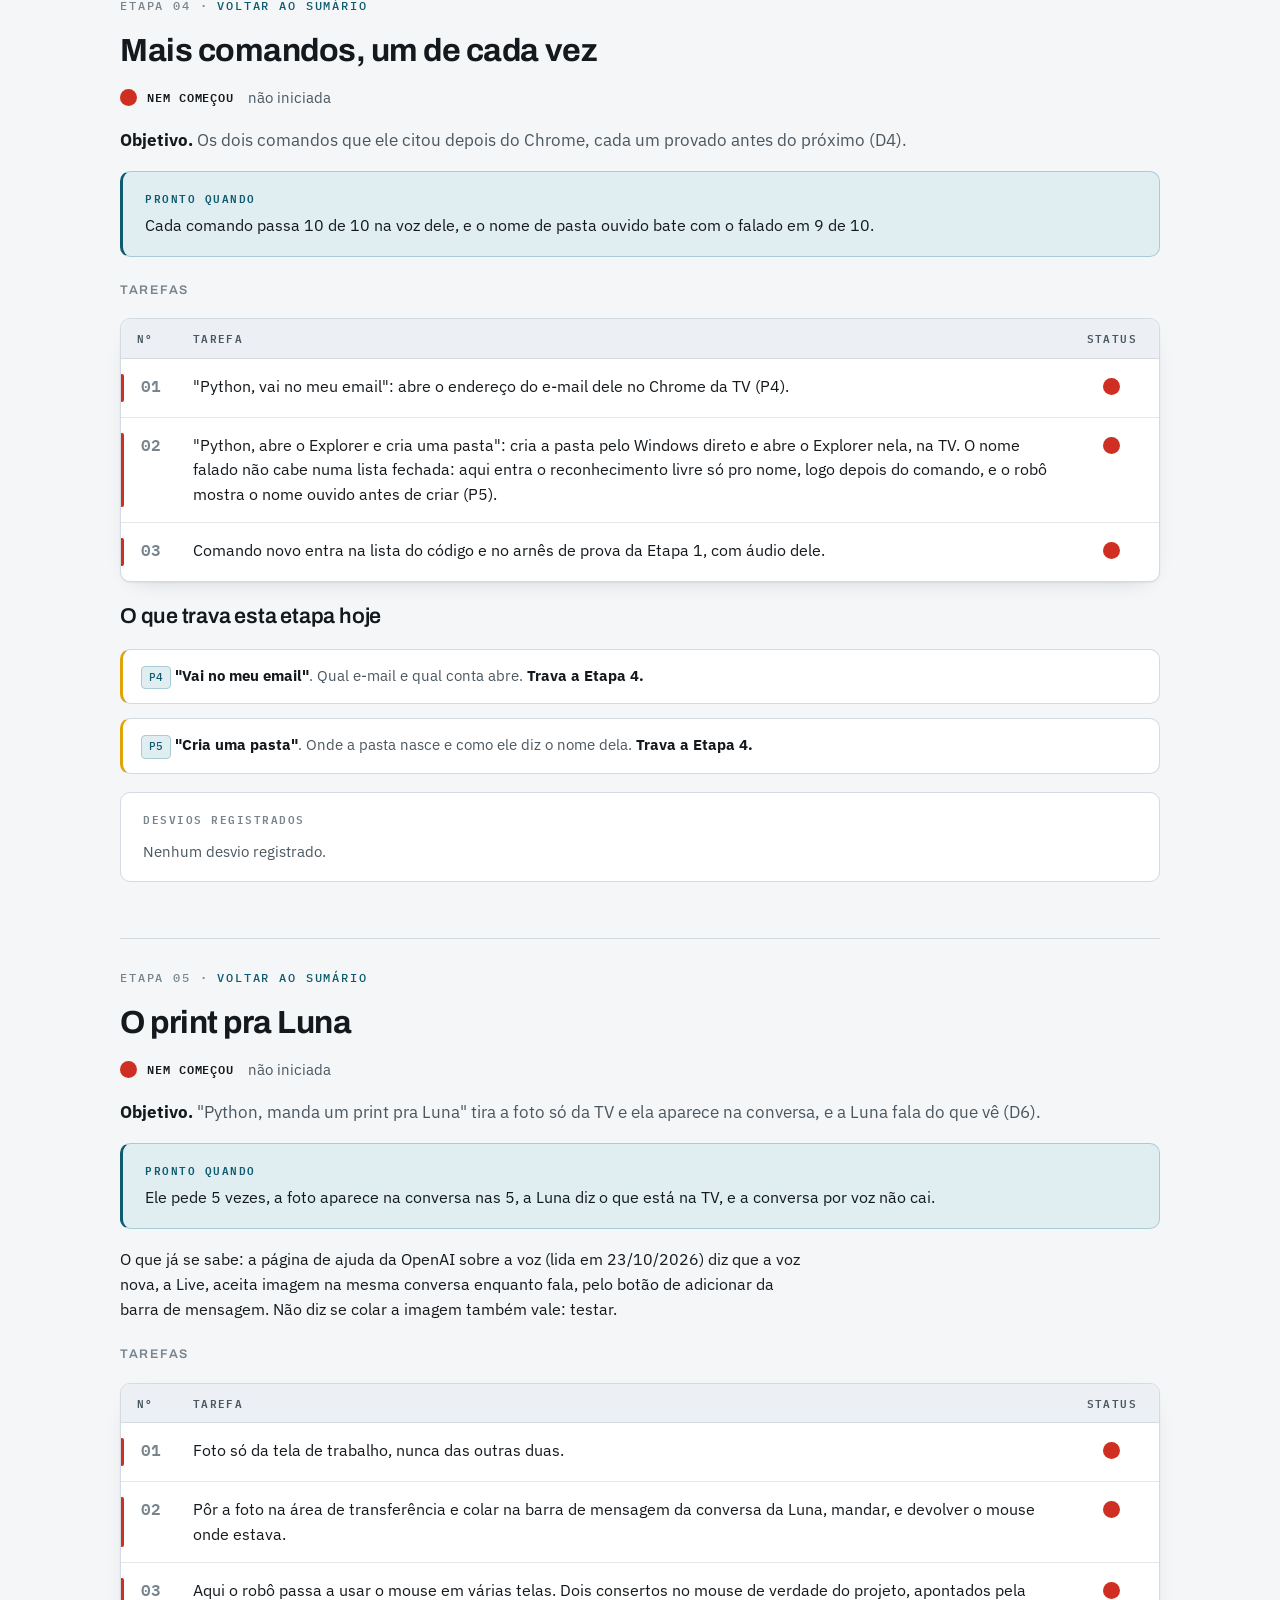
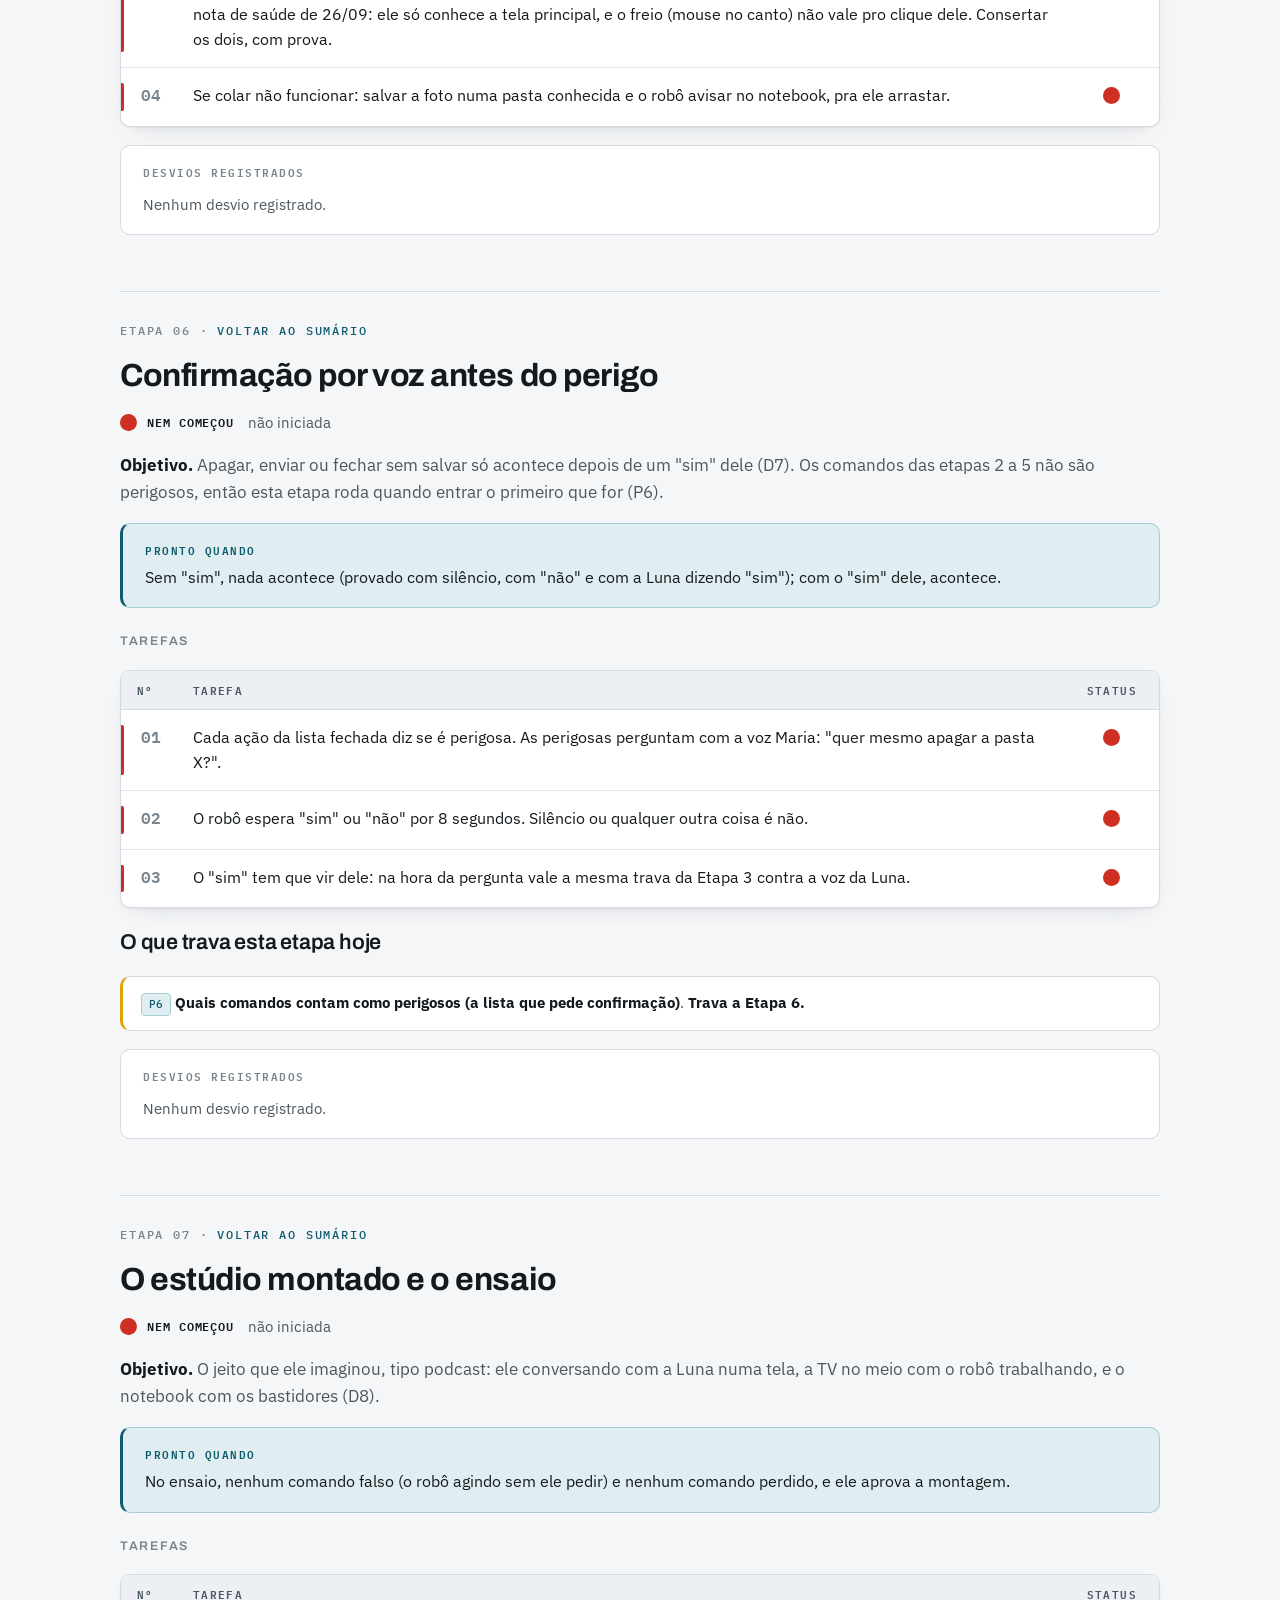
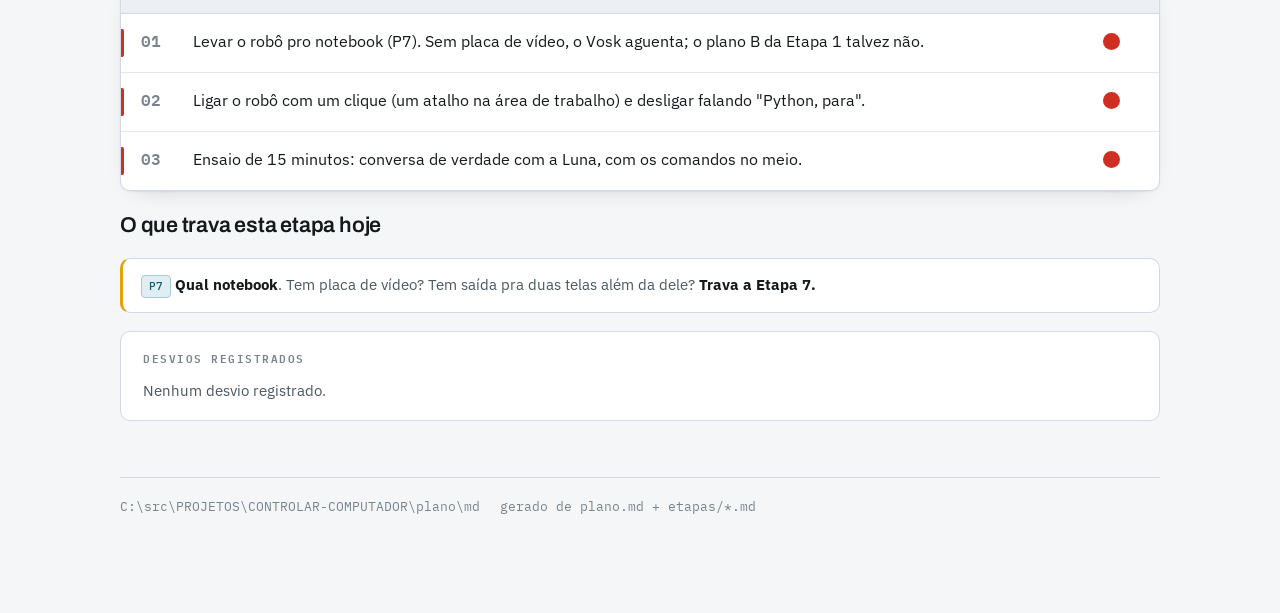
<file: plano/html/completo/completo.html>
<!doctype html>
<html lang="pt-br">
<head>
<meta charset="utf-8">
<meta name="viewport" content="width=device-width, initial-scale=1">
<title>Plano CONTROLAR-COMPUTADOR · o robô Python por voz completo</title>
<link rel="preconnect" href="https://fonts.googleapis.com">
<link rel="preconnect" href="https://fonts.gstatic.com" crossorigin>
<link rel="stylesheet" href="https://fonts.googleapis.com/css2?family=Archivo:wght@500;600;700&family=IBM+Plex+Mono:wght@400;500;600&family=IBM+Plex+Sans:wght@400;500;600&display=swap">
<link rel="stylesheet" href="completo.css">
</head>

<body>

<div class="wrap" id="topo">

  <header class="head">
    <p class="eyebrow"><a href="../index.html">&larr; Plano CONTROLAR-COMPUTADOR · o robô Python por voz</a> &middot; tudo numa p&aacute;gina s&oacute;</p>
    <h1>CONTROLAR-COMPUTADOR · o robô Python por voz: o plano inteiro</h1>
    <div class="bars" aria-hidden="true"><i style="background:#b9b9b9"></i><i style="background:#b9b900"></i><i style="background:#00b9b9"></i><i style="background:#00b900"></i><i style="background:#b900b9"></i><i style="background:#b90000"></i><i style="background:#0000b9"></i></div>
    <p class="lede">As 8 etapas com o conte&uacute;do completo de cada uma, pra buscar no plano todo de uma vez. O mesmo conte&uacute;do est&aacute; quebrado em uma p&aacute;gina por etapa no <a href="../index.html">&iacute;ndice</a>.</p>
  </header>

  <div class="legend">
    <span><span class="selo"><span class="ponto ponto--feito" aria-hidden="true"></span>implementado</span></span>
    <span><span class="selo"><span class="ponto ponto--parte" aria-hidden="true"></span>em parte</span></span>
    <span><span class="selo"><span class="ponto ponto--zero" aria-hidden="true"></span>nem começou</span></span>
  </div>

  <section>
    <h2>Sum&aacute;rio</h2>
    <div class="scroller"><table class="sumario"><thead><tr><th>N&ordm;</th><th>Etapa</th><th class="status">Status</th></tr></thead><tbody><tr data-st="feito"><td class="num">00</td><td class="etapa"><a class="ir" href="#etapa-00"><b>Decisões e a casa do robô</b><em>As decisões dele escritas e um lugar arrumado pro robô antes da primeira linha de código.</em></a></td><td class="status"><span class="ponto ponto--feito" role="img" aria-label="implementado" title="implementado"></span></td></tr><tr data-st="parte"><td class="num">01</td><td class="etapa"><a class="ir" href="#etapa-01"><b>O robô ouve</b><em>O robô escuta o microfone o tempo todo, junto com a Luna, e sabe separar &quot;Python, abre o Chrome&quot; da conversa normal. Nesta etapa ele ainda não faz nada: só mostra na tela do notebook o que ouviu.</em></a></td><td class="status"><span class="ponto ponto--parte" role="img" aria-label="em parte" title="em parte"></span></td></tr><tr data-st="zero"><td class="num">02</td><td class="etapa"><a class="ir" href="#etapa-02"><b>O robô obedece: abre o Chrome na TV</b><em>Ele diz &quot;Python, abre o Chrome&quot; e o Chrome aparece na TV, a tela de trabalho, sem o robô dizer nada.</em></a></td><td class="status"><span class="ponto ponto--zero" role="img" aria-label="nem começou" title="nem começou"></span></td></tr><tr data-st="zero"><td class="num">03</td><td class="etapa"><a class="ir" href="#etapa-03"><b>A Luna não manda no robô</b><em>O robô obedece só ao Flávio, nunca à Luna. Na conversa de 23/10 a própria Luna disse em voz alta *&quot;Minha sugestão continua sendo 'Python, abre o Chrome.'&quot;*: com caixa de som, o microfone pega a fala dela e o robô obedeceria.</em></a></td><td class="status"><span class="ponto ponto--zero" role="img" aria-label="nem começou" title="nem começou"></span></td></tr><tr data-st="zero"><td class="num">04</td><td class="etapa"><a class="ir" href="#etapa-04"><b>Mais comandos, um de cada vez</b><em>Os dois comandos que ele citou depois do Chrome, cada um provado antes do próximo (D4).</em></a></td><td class="status"><span class="ponto ponto--zero" role="img" aria-label="nem começou" title="nem começou"></span></td></tr><tr data-st="zero"><td class="num">05</td><td class="etapa"><a class="ir" href="#etapa-05"><b>O print pra Luna</b><em>&quot;Python, manda um print pra Luna&quot; tira a foto só da TV e ela aparece na conversa, e a Luna fala do que vê (D6).</em></a></td><td class="status"><span class="ponto ponto--zero" role="img" aria-label="nem começou" title="nem começou"></span></td></tr><tr data-st="zero"><td class="num">06</td><td class="etapa"><a class="ir" href="#etapa-06"><b>Confirmação por voz antes do perigo</b><em>Apagar, enviar ou fechar sem salvar só acontece depois de um &quot;sim&quot; dele (D7). Os comandos das etapas 2 a 5 não são perigosos, então esta etapa roda quando entrar o primeiro que for (P6).</em></a></td><td class="status"><span class="ponto ponto--zero" role="img" aria-label="nem começou" title="nem começou"></span></td></tr><tr data-st="zero"><td class="num">07</td><td class="etapa"><a class="ir" href="#etapa-07"><b>O estúdio montado e o ensaio</b><em>O jeito que ele imaginou, tipo podcast: ele conversando com a Luna numa tela, a TV no meio com o robô trabalhando, e o notebook com os bastidores (D8).</em></a></td><td class="status"><span class="ponto ponto--zero" role="img" aria-label="nem começou" title="nem começou"></span></td></tr></tbody></table></div>
  </section>

  <section class="etapa-bloco" id="etapa-00">
    <p class="eyebrow">Etapa 00 &middot; <a href="#topo">voltar ao sum&aacute;rio</a></p>
    <h2 class="etapa-titulo">Decisões e a casa do robô</h2>
    <div class="status-linha"><span class="selo"><span class="ponto ponto--feito" aria-hidden="true"></span>implementado</span> <p class="note">✅ 23/10/2026</p></div>
    <p class="lede"><strong>Objetivo.</strong> As decisões dele escritas e um lugar arrumado pro robô antes da primeira linha de código.</p>

    <div class="criterio">
      <p class="rotulo">Pronto quando</p>
      <p>P1 respondida, a pasta <code>robo/</code> existe com <code>requirements.txt</code> e o <code>.gitignore</code> tira o modelo e o <code>.venv/</code>, e o LEIA-ME diz como ligar.</p>
    </div>

    <article class="corpo">
<h3>Tarefas</h3>
<div class="scroller"><table><thead><tr><th>N&ordm;</th><th>Tarefa</th><th class="status">Status</th></tr></thead><tbody><tr data-st="feito"><td class="num">01</td><td>(23/10/2026) Escrever as decisões da conversa com a Luna (D1 a D8) e as pendências no <code>plano.md</code>.</td><td class="status"><span class="ponto ponto--feito" role="img" aria-label="implementado" title="implementado"></span></td></tr><tr data-st="feito"><td class="num">02</td><td>(23/10/2026) Ele respondeu a P1: fica aqui.</td><td class="status"><span class="ponto ponto--feito" role="img" aria-label="implementado" title="implementado"></span></td></tr><tr data-st="feito"><td class="num">03</td><td>(23/10/2026) Arrumar a casa: o robô ganhou a pasta <code>robo/</code> na raiz do projeto (o gravador e o reprodutor ficam onde estão). <code>requirements.txt</code> com versão de cada pacote, que o projeto não tinha (a nota de saúde de 26/09 cobrava). O modelo de voz mora em <code>robo/modelos/</code>, fora do git (31 MB pra baixar, 52 MB aberto; o LEIA-ME ensina). <code>.venv/</code> fora do git. Seção nova no <code>LEIA-ME.md</code>: instalar, ligar, provas e gravar a voz dele.</td><td class="status"><span class="ponto ponto--feito" role="img" aria-label="implementado" title="implementado"></span></td></tr></tbody></table></div>
<p>Padrões do plano (valem até ele confirmar ou trocar):</p>
<div class="scroller"><table><thead><tr><th>N&ordm;</th><th>Tarefa</th><th class="status">Status</th></tr></thead><tbody><tr data-st="feito"><td class="num">01</td><td>Python 3.12, o desta máquina. Ambiente próprio do projeto (<code>.venv/</code>, fora do git).</td><td class="status"><span class="ponto ponto--feito" role="img" aria-label="implementado" title="implementado"></span></td></tr><tr data-st="feito"><td class="num">02</td><td>Reconhecedor: <strong>Vosk</strong> 0.3.45 com o modelo pequeno de português <code>vosk-model-small-pt-0.3</code> (Apache 2.0, roda sem internet e sem placa de vídeo). Plano B, se a voz dele não passar na Etapa 1: <strong>faster-whisper</strong>, que ele já usa nos cortes, mais pesado.</td><td class="status"><span class="ponto ponto--feito" role="img" aria-label="implementado" title="implementado"></span></td></tr><tr data-st="feito"><td class="num">03</td><td>Voz do robô, quando ele precisa falar: a <strong>Maria</strong> do Windows (pt-BR, já instalada).</td><td class="status"><span class="ponto ponto--feito" role="img" aria-label="implementado" title="implementado"></span></td></tr></tbody></table></div>
    </article>

    

    <div class="desvios">
      <p class="rotulo">Desvios registrados</p>
<p class="vazio">Nenhum desvio registrado.</p>
    </div>
  </section>
  <section class="etapa-bloco" id="etapa-01">
    <p class="eyebrow">Etapa 01 &middot; <a href="#topo">voltar ao sum&aacute;rio</a></p>
    <h2 class="etapa-titulo">O robô ouve</h2>
    <div class="status-linha"><span class="selo"><span class="ponto ponto--parte" aria-hidden="true"></span>em parte</span> <p class="note">em andamento, 5 de 6</p></div>
    <p class="lede"><strong>Objetivo.</strong> O robô escuta o microfone o tempo todo, junto com a Luna, e sabe separar &quot;Python, abre o Chrome&quot; da conversa normal. Nesta etapa ele ainda não faz nada: só mostra na tela do notebook o que ouviu.</p>

    <div class="criterio">
      <p class="rotulo">Pronto quando</p>
      <p>Na voz dele, 10 de 10 &quot;Python, abre o Chrome&quot; aparecem como comando, nenhuma das 10 frases de conversa vira comando, e isso vale com a conversa da Luna aberta ao mesmo tempo.</p>
    </div>

    <article class="corpo">
<p>O que já se sabe (prova de 23/10/2026, com as frases ditas pela voz Maria do Windows, gravadas e passadas ao Vosk):</p>
<div class="scroller"><table><thead><tr><th>N&ordm;</th><th>Tarefa</th><th class="status">Status</th></tr></thead><tbody><tr data-st="parte"><td class="num">01</td><td>No vocabulário do modelo pequeno <strong>existem</strong> &quot;python&quot;, &quot;abre&quot;, &quot;explorer&quot;, &quot;email&quot;, &quot;print&quot;, &quot;luna&quot;, &quot;manda&quot;, &quot;pasta&quot;. <strong>Não existem</strong> &quot;chrome&quot; nem &quot;e-mail&quot; com hífen.</td><td class="status"><span class="ponto ponto--parte" role="img" aria-label="em parte" title="em parte"></span></td></tr><tr data-st="parte"><td class="num">02</td><td>Ouvindo livre, o modelo erra quase tudo (&quot;Python, abre o Chrome&quot; virou &quot;fale abril&quot;). Com a <strong>lista fechada de frases</strong> (o modo de gramática do Vosk) acertou os quatro comandos, com uma falha que importa: não ouviu o &quot;Python&quot; do começo em nenhum deles. A Maria fala &quot;Python&quot; do jeito dela, e o Flávio fala &quot;páiton&quot;; só a voz dele decide.</td><td class="status"><span class="ponto ponto--parte" role="img" aria-label="em parte" title="em parte"></span></td></tr><tr data-st="parte"><td class="num">03</td><td>A frase de conversa &quot;Luna, o que você acha do Python?&quot; não virou comando.</td><td class="status"><span class="ponto ponto--parte" role="img" aria-label="em parte" title="em parte"></span></td></tr><tr data-st="parte"><td class="num">04</td><td>Como &quot;Chrome&quot; não está no vocabulário, a frase da lista é &quot;abre o cromo&quot; (o som é o mesmo). Se não bastar, &quot;abre o navegador&quot;.</td><td class="status"><span class="ponto ponto--parte" role="img" aria-label="em parte" title="em parte"></span></td></tr></tbody></table></div>
<p>Segunda prova (23/10/2026, à tarde): a Maria falando <strong>&quot;Páiton, abre o crôme&quot;</strong>, escrito do jeito que brasileiro fala, foi ouvida como &quot;python abre o cromo&quot; nas 3 grafias testadas. Com &quot;Python&quot; escrito em inglês ela fala algo que o modelo ouve como &quot;pai&quot;. A conversa &quot;Eu gosto de programar em Páiton, abre o crôme depois&quot; veio como &quot;[unk] python abre o cromo&quot;: a regra de começar pelo nome segurou. Esses áudios viraram as provas da voz Maria.</p>
<p>Achado da máquina (23/10/2026): <strong>o microfone padrão do Windows neste computador é a placa de captura de vídeo</strong> (&quot;Interface de áudio digital&quot;, Display capture-UVC05), não um microfone. O robô e o gravador da voz escolhem o microfone por um pedaço do nome (<code>--microfone Realtek</code>). O Realtek abriu a 16 kHz e captou som (nível médio 190, pico 3.084 em 4 segundos de sala).</p>
<h3>Tarefas</h3>
<div class="scroller"><table><thead><tr><th>N&ordm;</th><th>Tarefa</th><th class="status">Status</th></tr></thead><tbody><tr data-st="feito"><td class="num">01</td><td>(23/10/2026) Ouvir o microfone em modo compartilhado, escolhido pelo nome. Falta conferir com a Luna aberta ao mesmo tempo, que é o caso dele.</td><td class="status"><span class="ponto ponto--feito" role="img" aria-label="implementado" title="implementado"></span></td></tr><tr data-st="feito"><td class="num">02</td><td>(23/10/2026) Ouvir com a lista fechada de frases, mais o &quot;[unk]&quot; que pega todo o resto da conversa.</td><td class="status"><span class="ponto ponto--feito" role="img" aria-label="implementado" title="implementado"></span></td></tr><tr data-st="feito"><td class="num">03</td><td>(23/10/2026) Comando só vale se a frase inteira for o nome mais um comando da lista. Frase sem o nome, com o nome no meio (&quot;o que você acha do Python&quot;) ou com conversa colada depois é conversa.</td><td class="status"><span class="ponto ponto--feito" role="img" aria-label="implementado" title="implementado"></span></td></tr><tr data-st="feito"><td class="num">04</td><td>(23/10/2026) Mostrar numa linha por frase: a hora, se foi comando ou conversa e o que ouviu (<code>python -m robo</code>).</td><td class="status"><span class="ponto ponto--feito" role="img" aria-label="implementado" title="implementado"></span></td></tr><tr data-st="feito"><td class="num">05</td><td>(23/10/2026) Arnês de prova que roda por um comando, sem microfone (<code>python -m pytest robo/testes</code>): a regra pura e os áudios de cada voz em <code>audios/&lt;voz&gt;/comando</code> e <code>audios/&lt;voz&gt;/conversa</code>. A voz dele entra sozinha quando existir.</td><td class="status"><span class="ponto ponto--feito" role="img" aria-label="implementado" title="implementado"></span></td></tr><tr data-st="parte"><td class="num">06</td><td>Gravar a voz dele (<code>python -m robo.testes.gravar_minha_voz --microfone Realtek</code>): 10 vezes &quot;Python, abre o Chrome&quot; e 10 frases de conversa, entre elas &quot;Meu pai abre o Chrome todo dia&quot;, &quot;Luna, abre o Chrome&quot; e &quot;Python é o nome do robô&quot;. Se o &quot;Python&quot; dele não for ouvido, testar o plano B (faster-whisper ouvindo só o que vem depois de uma pausa) e anotar aqui qual ficou e por quê.</td><td class="status"><span class="ponto ponto--parte" role="img" aria-label="em parte" title="em parte"></span></td></tr></tbody></table></div>
    </article>

    

    <div class="desvios">
      <p class="rotulo">Desvios registrados</p>
<p class="vazio">Nenhum desvio registrado.</p>
    </div>
  </section>
  <section class="etapa-bloco" id="etapa-02">
    <p class="eyebrow">Etapa 02 &middot; <a href="#topo">voltar ao sum&aacute;rio</a></p>
    <h2 class="etapa-titulo">O robô obedece: abre o Chrome na TV</h2>
    <div class="status-linha"><span class="selo"><span class="ponto ponto--zero" aria-hidden="true"></span>nem começou</span> <p class="note">não iniciada</p></div>
    <p class="lede"><strong>Objetivo.</strong> Ele diz &quot;Python, abre o Chrome&quot; e o Chrome aparece na TV, a tela de trabalho, sem o robô dizer nada.</p>

    <div class="criterio">
      <p class="rotulo">Pronto quando</p>
      <p>Ele diz o comando 10 vezes e o Chrome aparece na TV em até 2 segundos nas 10, a janela da Luna não se mexe e não perde a conversa.</p>
    </div>

    <article class="corpo">
<h3>Tarefas</h3>
<div class="scroller"><table><thead><tr><th>N&ordm;</th><th>Tarefa</th><th class="status">Status</th></tr></thead><tbody><tr data-st="zero"><td class="num">01</td><td>Saber qual é a tela de trabalho. O Windows numera as telas; o robô guarda num arquivo de configuração qual delas é a TV, e na primeira vez mostra o número em cada tela pra ele escolher.</td><td class="status"><span class="ponto ponto--zero" role="img" aria-label="nem começou" title="nem começou"></span></td></tr><tr data-st="zero"><td class="num">02</td><td>Abrir o Chrome numa janela nova e pôr a janela na TV, maximizada. Abrir pelo Windows direto (o programa e a posição da janela), não com o mouse.</td><td class="status"><span class="ponto ponto--zero" role="img" aria-label="nem começou" title="nem começou"></span></td></tr><tr data-st="zero"><td class="num">03</td><td>Lista fechada de ações: o robô só sabe fazer o que está escrito no código dele. Nenhuma frase ouvida vira comando livre pro Windows.</td><td class="status"><span class="ponto ponto--zero" role="img" aria-label="nem começou" title="nem começou"></span></td></tr><tr data-st="zero"><td class="num">04</td><td>Erro (o Chrome não abriu, a TV não está ligada): o robô fala uma frase curta com a voz Maria e escreve o motivo no notebook. Sem erro, fica calado (D5).</td><td class="status"><span class="ponto ponto--zero" role="img" aria-label="nem começou" title="nem começou"></span></td></tr><tr data-st="zero"><td class="num">05</td><td>Não tocar na janela da Luna (depende de P2).</td><td class="status"><span class="ponto ponto--zero" role="img" aria-label="nem começou" title="nem começou"></span></td></tr><tr data-st="zero"><td class="num">06</td><td>Comando repetido em menos de 3 segundos não abre duas janelas.</td><td class="status"><span class="ponto ponto--zero" role="img" aria-label="nem começou" title="nem começou"></span></td></tr></tbody></table></div>
    </article>

    <section><h2>O que trava esta etapa hoje</h2><ul class="pend"><li><b class="tag">P2</b> <strong>Onde a Luna roda</strong>. No navegador ou no app do ChatGPT do Windows? A página de ajuda da OpenAI (lida em 23/10/2026) ensina a conversa por voz só na web e no celular; a voz do app de computador é outra coisa (comandar agentes, preço à parte). Proposta: a Luna no <strong>Edge</strong>, e o robô só mexe no Chrome, assim nunca toca na conversa dela por engano. <strong>Trava a Etapa 2.</strong></li></ul></section>

    <div class="desvios">
      <p class="rotulo">Desvios registrados</p>
<p class="vazio">Nenhum desvio registrado.</p>
    </div>
  </section>
  <section class="etapa-bloco" id="etapa-03">
    <p class="eyebrow">Etapa 03 &middot; <a href="#topo">voltar ao sum&aacute;rio</a></p>
    <h2 class="etapa-titulo">A Luna não manda no robô</h2>
    <div class="status-linha"><span class="selo"><span class="ponto ponto--zero" aria-hidden="true"></span>nem começou</span> <p class="note">não iniciada</p></div>
    <p class="lede"><strong>Objetivo.</strong> O robô obedece só ao Flávio, nunca à Luna. Na conversa de 23/10 a própria Luna disse em voz alta *&quot;Minha sugestão continua sendo 'Python, abre o Chrome.'&quot;*: com caixa de som, o microfone pega a fala dela e o robô obedeceria.</p>

    <div class="criterio">
      <p class="rotulo">Pronto quando</p>
      <p>A Luna diz o comando 5 vezes (pela caixa, se for caixa) e o robô não obedece nenhuma; logo depois ele diz e o robô obedece.</p>
    </div>

    <article class="corpo">
<h3>Tarefas</h3>
<div class="scroller"><table><thead><tr><th>N&ordm;</th><th>Tarefa</th><th class="status">Status</th></tr></thead><tbody><tr data-st="zero"><td class="num">01</td><td>Os dois modos, com escolha (P3, resolvida em 23/10/2026): fone e caixa de som. O robô guarda o modo escolhido e troca sem reiniciar.</td><td class="status"><span class="ponto ponto--zero" role="img" aria-label="nem começou" title="nem começou"></span></td></tr><tr data-st="zero"><td class="num">02</td><td>Com fone de ouvido o problema some: a voz dela não chega ao microfone. Provar mesmo assim.</td><td class="status"><span class="ponto ponto--zero" role="img" aria-label="nem começou" title="nem começou"></span></td></tr><tr data-st="zero"><td class="num">03</td><td>Com caixa de som: o robô não obedece enquanto a janela da Luna está tocando som. O Windows mede o volume de cada programa; ler o do navegador da Luna e travar o robô enquanto ela fala. Conferir na documentação do Windows antes de prometer.</td><td class="status"><span class="ponto ponto--zero" role="img" aria-label="nem começou" title="nem começou"></span></td></tr><tr data-st="zero"><td class="num">04</td><td>Uma frase pras instruções da Luna: quando ele começar com &quot;Python&quot;, ela fica quieta, porque não é com ela. Ela também ouve o comando e hoje responderia.</td><td class="status"><span class="ponto ponto--zero" role="img" aria-label="nem começou" title="nem começou"></span></td></tr></tbody></table></div>
    </article>

    

    <div class="desvios">
      <p class="rotulo">Desvios registrados</p>
<p class="vazio">Nenhum desvio registrado.</p>
    </div>
  </section>
  <section class="etapa-bloco" id="etapa-04">
    <p class="eyebrow">Etapa 04 &middot; <a href="#topo">voltar ao sum&aacute;rio</a></p>
    <h2 class="etapa-titulo">Mais comandos, um de cada vez</h2>
    <div class="status-linha"><span class="selo"><span class="ponto ponto--zero" aria-hidden="true"></span>nem começou</span> <p class="note">não iniciada</p></div>
    <p class="lede"><strong>Objetivo.</strong> Os dois comandos que ele citou depois do Chrome, cada um provado antes do próximo (D4).</p>

    <div class="criterio">
      <p class="rotulo">Pronto quando</p>
      <p>Cada comando passa 10 de 10 na voz dele, e o nome de pasta ouvido bate com o falado em 9 de 10.</p>
    </div>

    <article class="corpo">
<h3>Tarefas</h3>
<div class="scroller"><table><thead><tr><th>N&ordm;</th><th>Tarefa</th><th class="status">Status</th></tr></thead><tbody><tr data-st="zero"><td class="num">01</td><td>&quot;Python, vai no meu email&quot;: abre o endereço do e-mail dele no Chrome da TV (P4).</td><td class="status"><span class="ponto ponto--zero" role="img" aria-label="nem começou" title="nem começou"></span></td></tr><tr data-st="zero"><td class="num">02</td><td>&quot;Python, abre o Explorer e cria uma pasta&quot;: cria a pasta pelo Windows direto e abre o Explorer nela, na TV. O nome falado não cabe numa lista fechada: aqui entra o reconhecimento livre só pro nome, logo depois do comando, e o robô mostra o nome ouvido antes de criar (P5).</td><td class="status"><span class="ponto ponto--zero" role="img" aria-label="nem começou" title="nem começou"></span></td></tr><tr data-st="zero"><td class="num">03</td><td>Comando novo entra na lista do código e no arnês de prova da Etapa 1, com áudio dele.</td><td class="status"><span class="ponto ponto--zero" role="img" aria-label="nem começou" title="nem começou"></span></td></tr></tbody></table></div>
    </article>

    <section><h2>O que trava esta etapa hoje</h2><ul class="pend"><li><b class="tag">P4</b> <strong>&quot;Vai no meu email&quot;</strong>. Qual e-mail e qual conta abre. <strong>Trava a Etapa 4.</strong></li><li><b class="tag">P5</b> <strong>&quot;Cria uma pasta&quot;</strong>. Onde a pasta nasce e como ele diz o nome dela. <strong>Trava a Etapa 4.</strong></li></ul></section>

    <div class="desvios">
      <p class="rotulo">Desvios registrados</p>
<p class="vazio">Nenhum desvio registrado.</p>
    </div>
  </section>
  <section class="etapa-bloco" id="etapa-05">
    <p class="eyebrow">Etapa 05 &middot; <a href="#topo">voltar ao sum&aacute;rio</a></p>
    <h2 class="etapa-titulo">O print pra Luna</h2>
    <div class="status-linha"><span class="selo"><span class="ponto ponto--zero" aria-hidden="true"></span>nem começou</span> <p class="note">não iniciada</p></div>
    <p class="lede"><strong>Objetivo.</strong> &quot;Python, manda um print pra Luna&quot; tira a foto só da TV e ela aparece na conversa, e a Luna fala do que vê (D6).</p>

    <div class="criterio">
      <p class="rotulo">Pronto quando</p>
      <p>Ele pede 5 vezes, a foto aparece na conversa nas 5, a Luna diz o que está na TV, e a conversa por voz não cai.</p>
    </div>

    <article class="corpo">
<p>O que já se sabe: a página de ajuda da OpenAI sobre a voz (lida em 23/10/2026) diz que a voz nova, a Live, aceita imagem na mesma conversa enquanto fala, pelo botão de adicionar da barra de mensagem. Não diz se colar a imagem também vale: testar.</p>
<h3>Tarefas</h3>
<div class="scroller"><table><thead><tr><th>N&ordm;</th><th>Tarefa</th><th class="status">Status</th></tr></thead><tbody><tr data-st="zero"><td class="num">01</td><td>Foto só da tela de trabalho, nunca das outras duas.</td><td class="status"><span class="ponto ponto--zero" role="img" aria-label="nem começou" title="nem começou"></span></td></tr><tr data-st="zero"><td class="num">02</td><td>Pôr a foto na área de transferência e colar na barra de mensagem da conversa da Luna, mandar, e devolver o mouse onde estava.</td><td class="status"><span class="ponto ponto--zero" role="img" aria-label="nem começou" title="nem começou"></span></td></tr><tr data-st="zero"><td class="num">03</td><td>Aqui o robô passa a usar o mouse em várias telas. Dois consertos no mouse de verdade do projeto, apontados pela nota de saúde de 26/09: ele só conhece a tela principal, e o freio (mouse no canto) não vale pro clique dele. Consertar os dois, com prova.</td><td class="status"><span class="ponto ponto--zero" role="img" aria-label="nem começou" title="nem começou"></span></td></tr><tr data-st="zero"><td class="num">04</td><td>Se colar não funcionar: salvar a foto numa pasta conhecida e o robô avisar no notebook, pra ele arrastar.</td><td class="status"><span class="ponto ponto--zero" role="img" aria-label="nem começou" title="nem começou"></span></td></tr></tbody></table></div>
    </article>

    

    <div class="desvios">
      <p class="rotulo">Desvios registrados</p>
<p class="vazio">Nenhum desvio registrado.</p>
    </div>
  </section>
  <section class="etapa-bloco" id="etapa-06">
    <p class="eyebrow">Etapa 06 &middot; <a href="#topo">voltar ao sum&aacute;rio</a></p>
    <h2 class="etapa-titulo">Confirmação por voz antes do perigo</h2>
    <div class="status-linha"><span class="selo"><span class="ponto ponto--zero" aria-hidden="true"></span>nem começou</span> <p class="note">não iniciada</p></div>
    <p class="lede"><strong>Objetivo.</strong> Apagar, enviar ou fechar sem salvar só acontece depois de um &quot;sim&quot; dele (D7). Os comandos das etapas 2 a 5 não são perigosos, então esta etapa roda quando entrar o primeiro que for (P6).</p>

    <div class="criterio">
      <p class="rotulo">Pronto quando</p>
      <p>Sem &quot;sim&quot;, nada acontece (provado com silêncio, com &quot;não&quot; e com a Luna dizendo &quot;sim&quot;); com o &quot;sim&quot; dele, acontece.</p>
    </div>

    <article class="corpo">
<h3>Tarefas</h3>
<div class="scroller"><table><thead><tr><th>N&ordm;</th><th>Tarefa</th><th class="status">Status</th></tr></thead><tbody><tr data-st="zero"><td class="num">01</td><td>Cada ação da lista fechada diz se é perigosa. As perigosas perguntam com a voz Maria: &quot;quer mesmo apagar a pasta X?&quot;.</td><td class="status"><span class="ponto ponto--zero" role="img" aria-label="nem começou" title="nem começou"></span></td></tr><tr data-st="zero"><td class="num">02</td><td>O robô espera &quot;sim&quot; ou &quot;não&quot; por 8 segundos. Silêncio ou qualquer outra coisa é não.</td><td class="status"><span class="ponto ponto--zero" role="img" aria-label="nem começou" title="nem começou"></span></td></tr><tr data-st="zero"><td class="num">03</td><td>O &quot;sim&quot; tem que vir dele: na hora da pergunta vale a mesma trava da Etapa 3 contra a voz da Luna.</td><td class="status"><span class="ponto ponto--zero" role="img" aria-label="nem começou" title="nem começou"></span></td></tr></tbody></table></div>
    </article>

    <section><h2>O que trava esta etapa hoje</h2><ul class="pend"><li><b class="tag">P6</b> <strong>Quais comandos contam como perigosos (a lista que pede confirmação)</strong>. <strong>Trava a Etapa 6.</strong></li></ul></section>

    <div class="desvios">
      <p class="rotulo">Desvios registrados</p>
<p class="vazio">Nenhum desvio registrado.</p>
    </div>
  </section>
  <section class="etapa-bloco" id="etapa-07">
    <p class="eyebrow">Etapa 07 &middot; <a href="#topo">voltar ao sum&aacute;rio</a></p>
    <h2 class="etapa-titulo">O estúdio montado e o ensaio</h2>
    <div class="status-linha"><span class="selo"><span class="ponto ponto--zero" aria-hidden="true"></span>nem começou</span> <p class="note">não iniciada</p></div>
    <p class="lede"><strong>Objetivo.</strong> O jeito que ele imaginou, tipo podcast: ele conversando com a Luna numa tela, a TV no meio com o robô trabalhando, e o notebook com os bastidores (D8).</p>

    <div class="criterio">
      <p class="rotulo">Pronto quando</p>
      <p>No ensaio, nenhum comando falso (o robô agindo sem ele pedir) e nenhum comando perdido, e ele aprova a montagem.</p>
    </div>

    <article class="corpo">
<h3>Tarefas</h3>
<div class="scroller"><table><thead><tr><th>N&ordm;</th><th>Tarefa</th><th class="status">Status</th></tr></thead><tbody><tr data-st="zero"><td class="num">01</td><td>Levar o robô pro notebook (P7). Sem placa de vídeo, o Vosk aguenta; o plano B da Etapa 1 talvez não.</td><td class="status"><span class="ponto ponto--zero" role="img" aria-label="nem começou" title="nem começou"></span></td></tr><tr data-st="zero"><td class="num">02</td><td>Ligar o robô com um clique (um atalho na área de trabalho) e desligar falando &quot;Python, para&quot;.</td><td class="status"><span class="ponto ponto--zero" role="img" aria-label="nem começou" title="nem começou"></span></td></tr><tr data-st="zero"><td class="num">03</td><td>Ensaio de 15 minutos: conversa de verdade com a Luna, com os comandos no meio.</td><td class="status"><span class="ponto ponto--zero" role="img" aria-label="nem começou" title="nem começou"></span></td></tr></tbody></table></div>
    </article>

    <section><h2>O que trava esta etapa hoje</h2><ul class="pend"><li><b class="tag">P7</b> <strong>Qual notebook</strong>. Tem placa de vídeo? Tem saída pra duas telas além da dele? <strong>Trava a Etapa 7.</strong></li></ul></section>

    <div class="desvios">
      <p class="rotulo">Desvios registrados</p>
<p class="vazio">Nenhum desvio registrado.</p>
    </div>
  </section>

  <footer>
    <span>C:\src\PROJETOS\CONTROLAR-COMPUTADOR\plano\md</span>
    <span>gerado de plano.md + etapas/*.md</span>
  </footer>

</div>

</body>
</html>
</file>
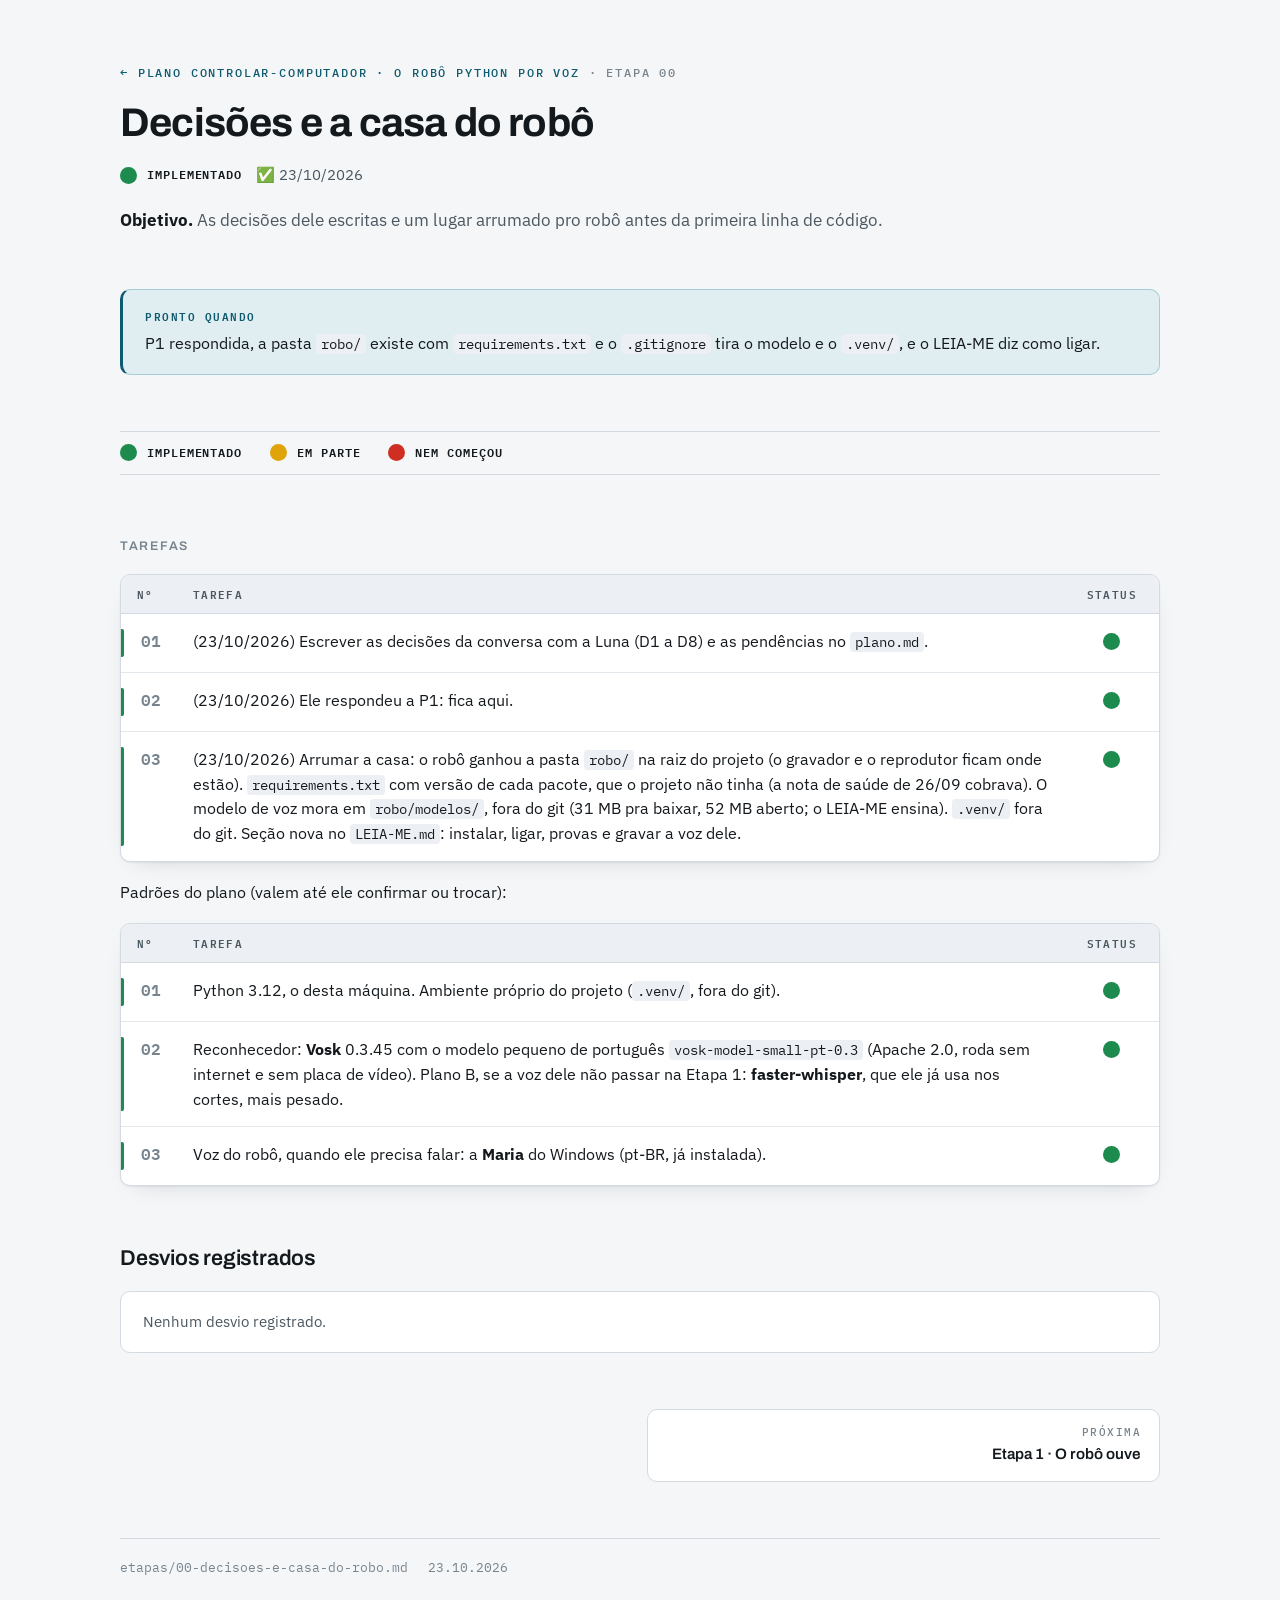
<file: plano/html/etapas/etapa-00.html>
<!doctype html>
<html lang="pt-br">
<head>
<meta charset="utf-8">
<meta name="viewport" content="width=device-width, initial-scale=1">
<title>Etapa 0 &middot; Plano CONTROLAR-COMPUTADOR · o robô Python por voz</title>
<link rel="preconnect" href="https://fonts.googleapis.com">
<link rel="preconnect" href="https://fonts.gstatic.com" crossorigin>
<link rel="stylesheet" href="https://fonts.googleapis.com/css2?family=Archivo:wght@500;600;700&family=IBM+Plex+Mono:wght@400;500;600&family=IBM+Plex+Sans:wght@400;500;600&display=swap">
<link rel="stylesheet" href="etapa.css">
</head>

<body>

<div class="wrap wrap--etapa">

  <header class="head">
    <p class="eyebrow"><a href="../index.html">&larr; Plano CONTROLAR-COMPUTADOR · o robô Python por voz</a> &middot; etapa 00</p>
    <h1>Decisões e a casa do robô</h1>
    <div class="status-linha"><span class="selo"><span class="ponto ponto--feito" aria-hidden="true"></span>implementado</span> <p class="note">✅ 23/10/2026</p></div>
    <p class="lede"><strong>Objetivo.</strong> As decisões dele escritas e um lugar arrumado pro robô antes da primeira linha de código.</p>
  </header>

  <div class="criterio">
    <p class="rotulo">Pronto quando</p>
    <p>P1 respondida, a pasta <code>robo/</code> existe com <code>requirements.txt</code> e o <code>.gitignore</code> tira o modelo e o <code>.venv/</code>, e o LEIA-ME diz como ligar.</p>
  </div>

  <div class="legend"><span><span class="selo"><span class="ponto ponto--feito" aria-hidden="true"></span>implementado</span></span><span><span class="selo"><span class="ponto ponto--parte" aria-hidden="true"></span>em parte</span></span><span><span class="selo"><span class="ponto ponto--zero" aria-hidden="true"></span>nem começou</span></span></div>

  <article class="corpo">
<h3>Tarefas</h3>
<div class="scroller"><table><thead><tr><th>N&ordm;</th><th>Tarefa</th><th class="status">Status</th></tr></thead><tbody><tr data-st="feito"><td class="num">01</td><td>(23/10/2026) Escrever as decisões da conversa com a Luna (D1 a D8) e as pendências no <code>plano.md</code>.</td><td class="status"><span class="ponto ponto--feito" role="img" aria-label="implementado" title="implementado"></span></td></tr><tr data-st="feito"><td class="num">02</td><td>(23/10/2026) Ele respondeu a P1: fica aqui.</td><td class="status"><span class="ponto ponto--feito" role="img" aria-label="implementado" title="implementado"></span></td></tr><tr data-st="feito"><td class="num">03</td><td>(23/10/2026) Arrumar a casa: o robô ganhou a pasta <code>robo/</code> na raiz do projeto (o gravador e o reprodutor ficam onde estão). <code>requirements.txt</code> com versão de cada pacote, que o projeto não tinha (a nota de saúde de 26/09 cobrava). O modelo de voz mora em <code>robo/modelos/</code>, fora do git (31 MB pra baixar, 52 MB aberto; o LEIA-ME ensina). <code>.venv/</code> fora do git. Seção nova no <code>LEIA-ME.md</code>: instalar, ligar, provas e gravar a voz dele.</td><td class="status"><span class="ponto ponto--feito" role="img" aria-label="implementado" title="implementado"></span></td></tr></tbody></table></div>
<p>Padrões do plano (valem até ele confirmar ou trocar):</p>
<div class="scroller"><table><thead><tr><th>N&ordm;</th><th>Tarefa</th><th class="status">Status</th></tr></thead><tbody><tr data-st="feito"><td class="num">01</td><td>Python 3.12, o desta máquina. Ambiente próprio do projeto (<code>.venv/</code>, fora do git).</td><td class="status"><span class="ponto ponto--feito" role="img" aria-label="implementado" title="implementado"></span></td></tr><tr data-st="feito"><td class="num">02</td><td>Reconhecedor: <strong>Vosk</strong> 0.3.45 com o modelo pequeno de português <code>vosk-model-small-pt-0.3</code> (Apache 2.0, roda sem internet e sem placa de vídeo). Plano B, se a voz dele não passar na Etapa 1: <strong>faster-whisper</strong>, que ele já usa nos cortes, mais pesado.</td><td class="status"><span class="ponto ponto--feito" role="img" aria-label="implementado" title="implementado"></span></td></tr><tr data-st="feito"><td class="num">03</td><td>Voz do robô, quando ele precisa falar: a <strong>Maria</strong> do Windows (pt-BR, já instalada).</td><td class="status"><span class="ponto ponto--feito" role="img" aria-label="implementado" title="implementado"></span></td></tr></tbody></table></div>
  </article>

  

  <section>
    <h2>Desvios registrados</h2>
    <div class="desvios">
<p class="vazio">Nenhum desvio registrado.</p>
    </div>
  </section>

  <nav class="passo"><span></span><a class="nav-ir nav-ir--fim" href="etapa-01.html"><span>pr&oacute;xima</span>Etapa 1 &middot; O robô ouve</a></nav>

  <footer>
    <span>etapas/00-decisoes-e-casa-do-robo.md</span>
    <span>23.10.2026</span>
  </footer>

</div>

</body>
</html>
</file>
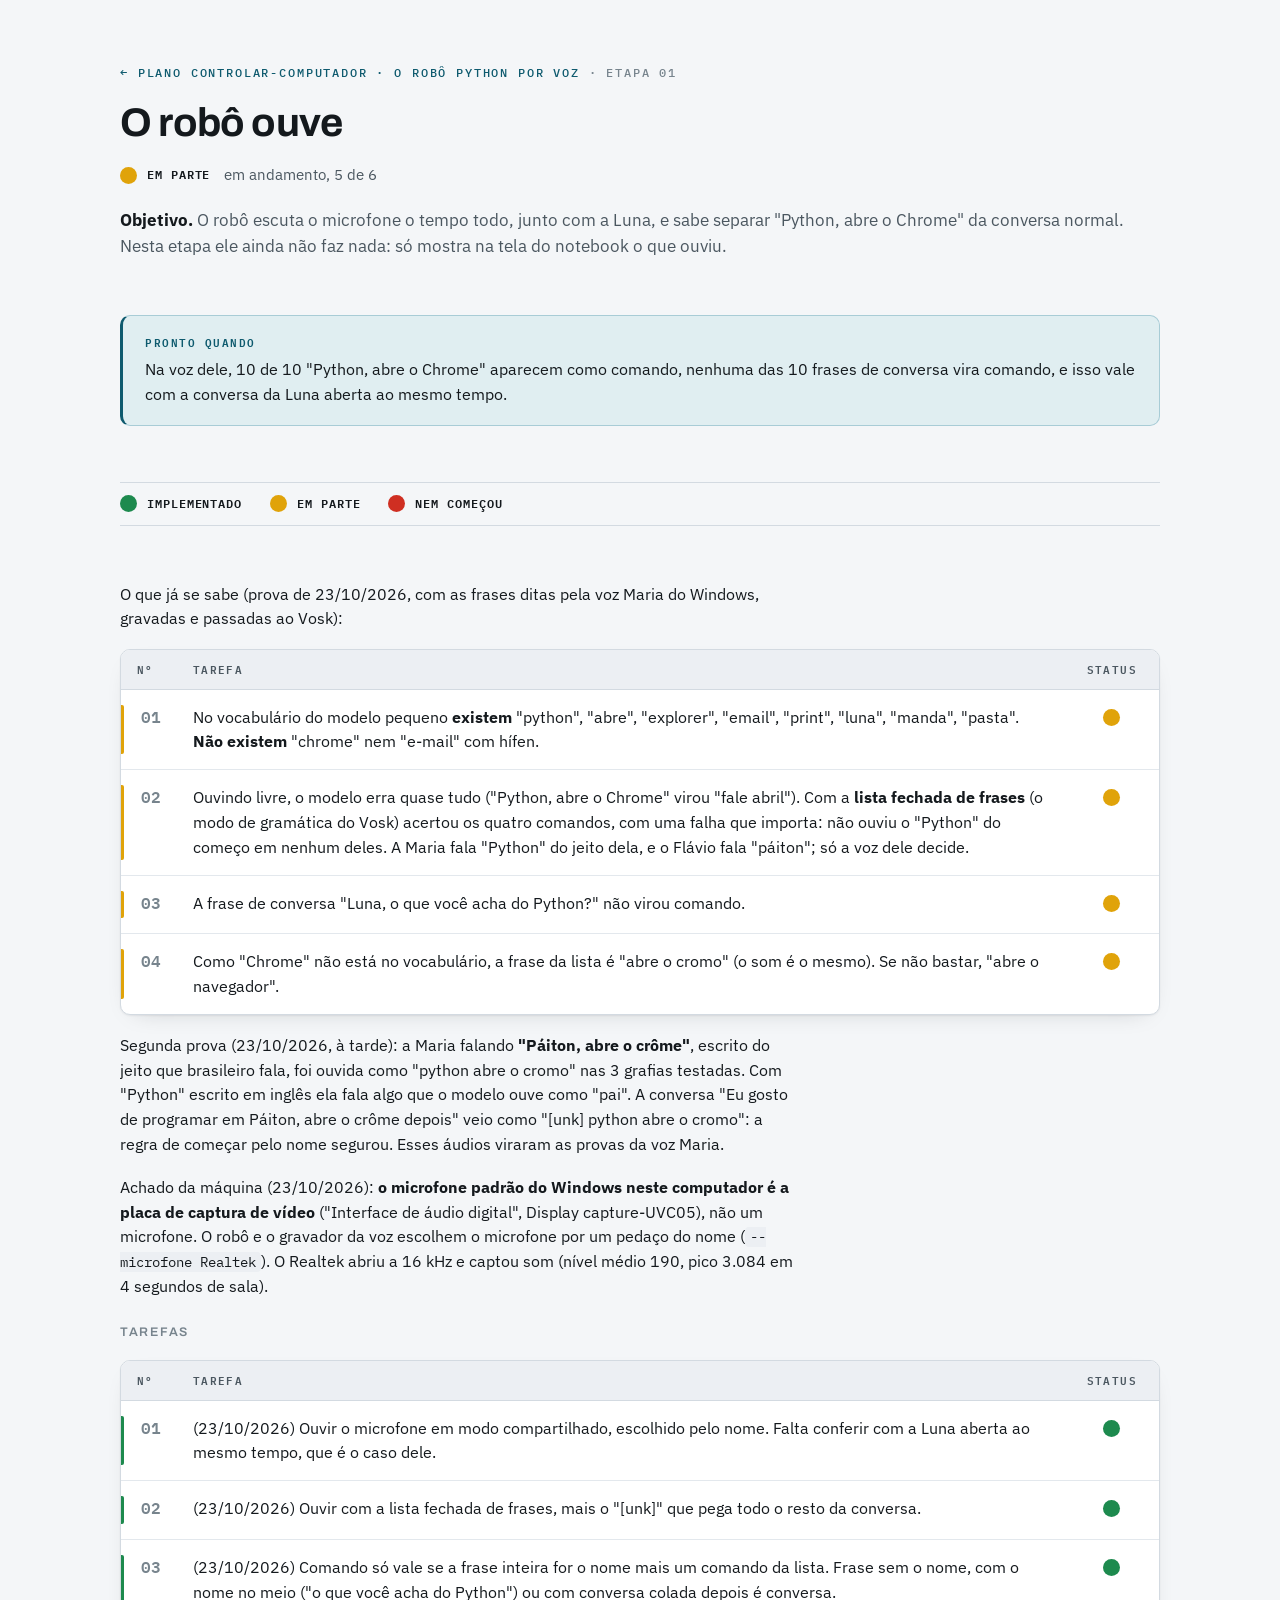
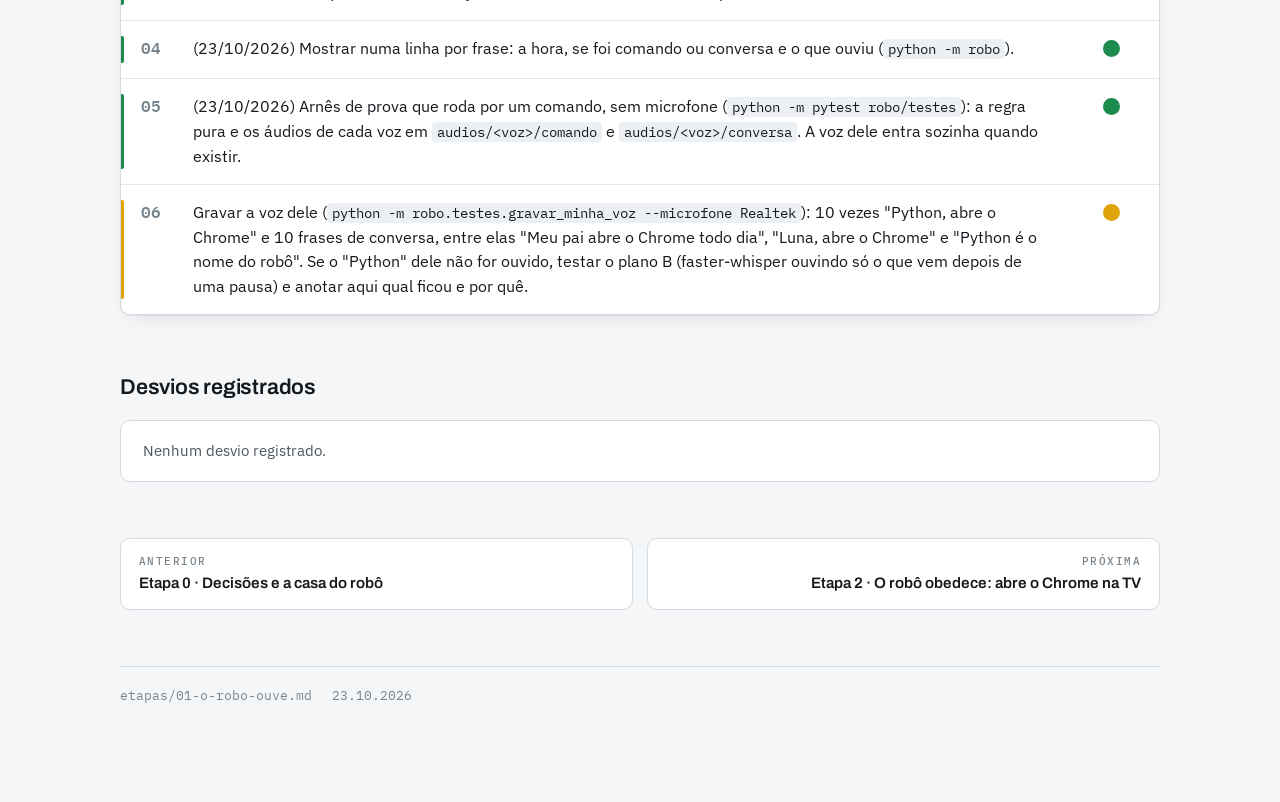
<file: plano/html/etapas/etapa-01.html>
<!doctype html>
<html lang="pt-br">
<head>
<meta charset="utf-8">
<meta name="viewport" content="width=device-width, initial-scale=1">
<title>Etapa 1 &middot; Plano CONTROLAR-COMPUTADOR · o robô Python por voz</title>
<link rel="preconnect" href="https://fonts.googleapis.com">
<link rel="preconnect" href="https://fonts.gstatic.com" crossorigin>
<link rel="stylesheet" href="https://fonts.googleapis.com/css2?family=Archivo:wght@500;600;700&family=IBM+Plex+Mono:wght@400;500;600&family=IBM+Plex+Sans:wght@400;500;600&display=swap">
<link rel="stylesheet" href="etapa.css">
</head>

<body>

<div class="wrap wrap--etapa">

  <header class="head">
    <p class="eyebrow"><a href="../index.html">&larr; Plano CONTROLAR-COMPUTADOR · o robô Python por voz</a> &middot; etapa 01</p>
    <h1>O robô ouve</h1>
    <div class="status-linha"><span class="selo"><span class="ponto ponto--parte" aria-hidden="true"></span>em parte</span> <p class="note">em andamento, 5 de 6</p></div>
    <p class="lede"><strong>Objetivo.</strong> O robô escuta o microfone o tempo todo, junto com a Luna, e sabe separar &quot;Python, abre o Chrome&quot; da conversa normal. Nesta etapa ele ainda não faz nada: só mostra na tela do notebook o que ouviu.</p>
  </header>

  <div class="criterio">
    <p class="rotulo">Pronto quando</p>
    <p>Na voz dele, 10 de 10 &quot;Python, abre o Chrome&quot; aparecem como comando, nenhuma das 10 frases de conversa vira comando, e isso vale com a conversa da Luna aberta ao mesmo tempo.</p>
  </div>

  <div class="legend"><span><span class="selo"><span class="ponto ponto--feito" aria-hidden="true"></span>implementado</span></span><span><span class="selo"><span class="ponto ponto--parte" aria-hidden="true"></span>em parte</span></span><span><span class="selo"><span class="ponto ponto--zero" aria-hidden="true"></span>nem começou</span></span></div>

  <article class="corpo">
<p>O que já se sabe (prova de 23/10/2026, com as frases ditas pela voz Maria do Windows, gravadas e passadas ao Vosk):</p>
<div class="scroller"><table><thead><tr><th>N&ordm;</th><th>Tarefa</th><th class="status">Status</th></tr></thead><tbody><tr data-st="parte"><td class="num">01</td><td>No vocabulário do modelo pequeno <strong>existem</strong> &quot;python&quot;, &quot;abre&quot;, &quot;explorer&quot;, &quot;email&quot;, &quot;print&quot;, &quot;luna&quot;, &quot;manda&quot;, &quot;pasta&quot;. <strong>Não existem</strong> &quot;chrome&quot; nem &quot;e-mail&quot; com hífen.</td><td class="status"><span class="ponto ponto--parte" role="img" aria-label="em parte" title="em parte"></span></td></tr><tr data-st="parte"><td class="num">02</td><td>Ouvindo livre, o modelo erra quase tudo (&quot;Python, abre o Chrome&quot; virou &quot;fale abril&quot;). Com a <strong>lista fechada de frases</strong> (o modo de gramática do Vosk) acertou os quatro comandos, com uma falha que importa: não ouviu o &quot;Python&quot; do começo em nenhum deles. A Maria fala &quot;Python&quot; do jeito dela, e o Flávio fala &quot;páiton&quot;; só a voz dele decide.</td><td class="status"><span class="ponto ponto--parte" role="img" aria-label="em parte" title="em parte"></span></td></tr><tr data-st="parte"><td class="num">03</td><td>A frase de conversa &quot;Luna, o que você acha do Python?&quot; não virou comando.</td><td class="status"><span class="ponto ponto--parte" role="img" aria-label="em parte" title="em parte"></span></td></tr><tr data-st="parte"><td class="num">04</td><td>Como &quot;Chrome&quot; não está no vocabulário, a frase da lista é &quot;abre o cromo&quot; (o som é o mesmo). Se não bastar, &quot;abre o navegador&quot;.</td><td class="status"><span class="ponto ponto--parte" role="img" aria-label="em parte" title="em parte"></span></td></tr></tbody></table></div>
<p>Segunda prova (23/10/2026, à tarde): a Maria falando <strong>&quot;Páiton, abre o crôme&quot;</strong>, escrito do jeito que brasileiro fala, foi ouvida como &quot;python abre o cromo&quot; nas 3 grafias testadas. Com &quot;Python&quot; escrito em inglês ela fala algo que o modelo ouve como &quot;pai&quot;. A conversa &quot;Eu gosto de programar em Páiton, abre o crôme depois&quot; veio como &quot;[unk] python abre o cromo&quot;: a regra de começar pelo nome segurou. Esses áudios viraram as provas da voz Maria.</p>
<p>Achado da máquina (23/10/2026): <strong>o microfone padrão do Windows neste computador é a placa de captura de vídeo</strong> (&quot;Interface de áudio digital&quot;, Display capture-UVC05), não um microfone. O robô e o gravador da voz escolhem o microfone por um pedaço do nome (<code>--microfone Realtek</code>). O Realtek abriu a 16 kHz e captou som (nível médio 190, pico 3.084 em 4 segundos de sala).</p>
<h3>Tarefas</h3>
<div class="scroller"><table><thead><tr><th>N&ordm;</th><th>Tarefa</th><th class="status">Status</th></tr></thead><tbody><tr data-st="feito"><td class="num">01</td><td>(23/10/2026) Ouvir o microfone em modo compartilhado, escolhido pelo nome. Falta conferir com a Luna aberta ao mesmo tempo, que é o caso dele.</td><td class="status"><span class="ponto ponto--feito" role="img" aria-label="implementado" title="implementado"></span></td></tr><tr data-st="feito"><td class="num">02</td><td>(23/10/2026) Ouvir com a lista fechada de frases, mais o &quot;[unk]&quot; que pega todo o resto da conversa.</td><td class="status"><span class="ponto ponto--feito" role="img" aria-label="implementado" title="implementado"></span></td></tr><tr data-st="feito"><td class="num">03</td><td>(23/10/2026) Comando só vale se a frase inteira for o nome mais um comando da lista. Frase sem o nome, com o nome no meio (&quot;o que você acha do Python&quot;) ou com conversa colada depois é conversa.</td><td class="status"><span class="ponto ponto--feito" role="img" aria-label="implementado" title="implementado"></span></td></tr><tr data-st="feito"><td class="num">04</td><td>(23/10/2026) Mostrar numa linha por frase: a hora, se foi comando ou conversa e o que ouviu (<code>python -m robo</code>).</td><td class="status"><span class="ponto ponto--feito" role="img" aria-label="implementado" title="implementado"></span></td></tr><tr data-st="feito"><td class="num">05</td><td>(23/10/2026) Arnês de prova que roda por um comando, sem microfone (<code>python -m pytest robo/testes</code>): a regra pura e os áudios de cada voz em <code>audios/&lt;voz&gt;/comando</code> e <code>audios/&lt;voz&gt;/conversa</code>. A voz dele entra sozinha quando existir.</td><td class="status"><span class="ponto ponto--feito" role="img" aria-label="implementado" title="implementado"></span></td></tr><tr data-st="parte"><td class="num">06</td><td>Gravar a voz dele (<code>python -m robo.testes.gravar_minha_voz --microfone Realtek</code>): 10 vezes &quot;Python, abre o Chrome&quot; e 10 frases de conversa, entre elas &quot;Meu pai abre o Chrome todo dia&quot;, &quot;Luna, abre o Chrome&quot; e &quot;Python é o nome do robô&quot;. Se o &quot;Python&quot; dele não for ouvido, testar o plano B (faster-whisper ouvindo só o que vem depois de uma pausa) e anotar aqui qual ficou e por quê.</td><td class="status"><span class="ponto ponto--parte" role="img" aria-label="em parte" title="em parte"></span></td></tr></tbody></table></div>
  </article>

  

  <section>
    <h2>Desvios registrados</h2>
    <div class="desvios">
<p class="vazio">Nenhum desvio registrado.</p>
    </div>
  </section>

  <nav class="passo"><a class="nav-ir" href="etapa-00.html"><span>anterior</span>Etapa 0 &middot; Decisões e a casa do robô</a><a class="nav-ir nav-ir--fim" href="etapa-02.html"><span>pr&oacute;xima</span>Etapa 2 &middot; O robô obedece: abre o Chrome na TV</a></nav>

  <footer>
    <span>etapas/01-o-robo-ouve.md</span>
    <span>23.10.2026</span>
  </footer>

</div>

</body>
</html>
</file>
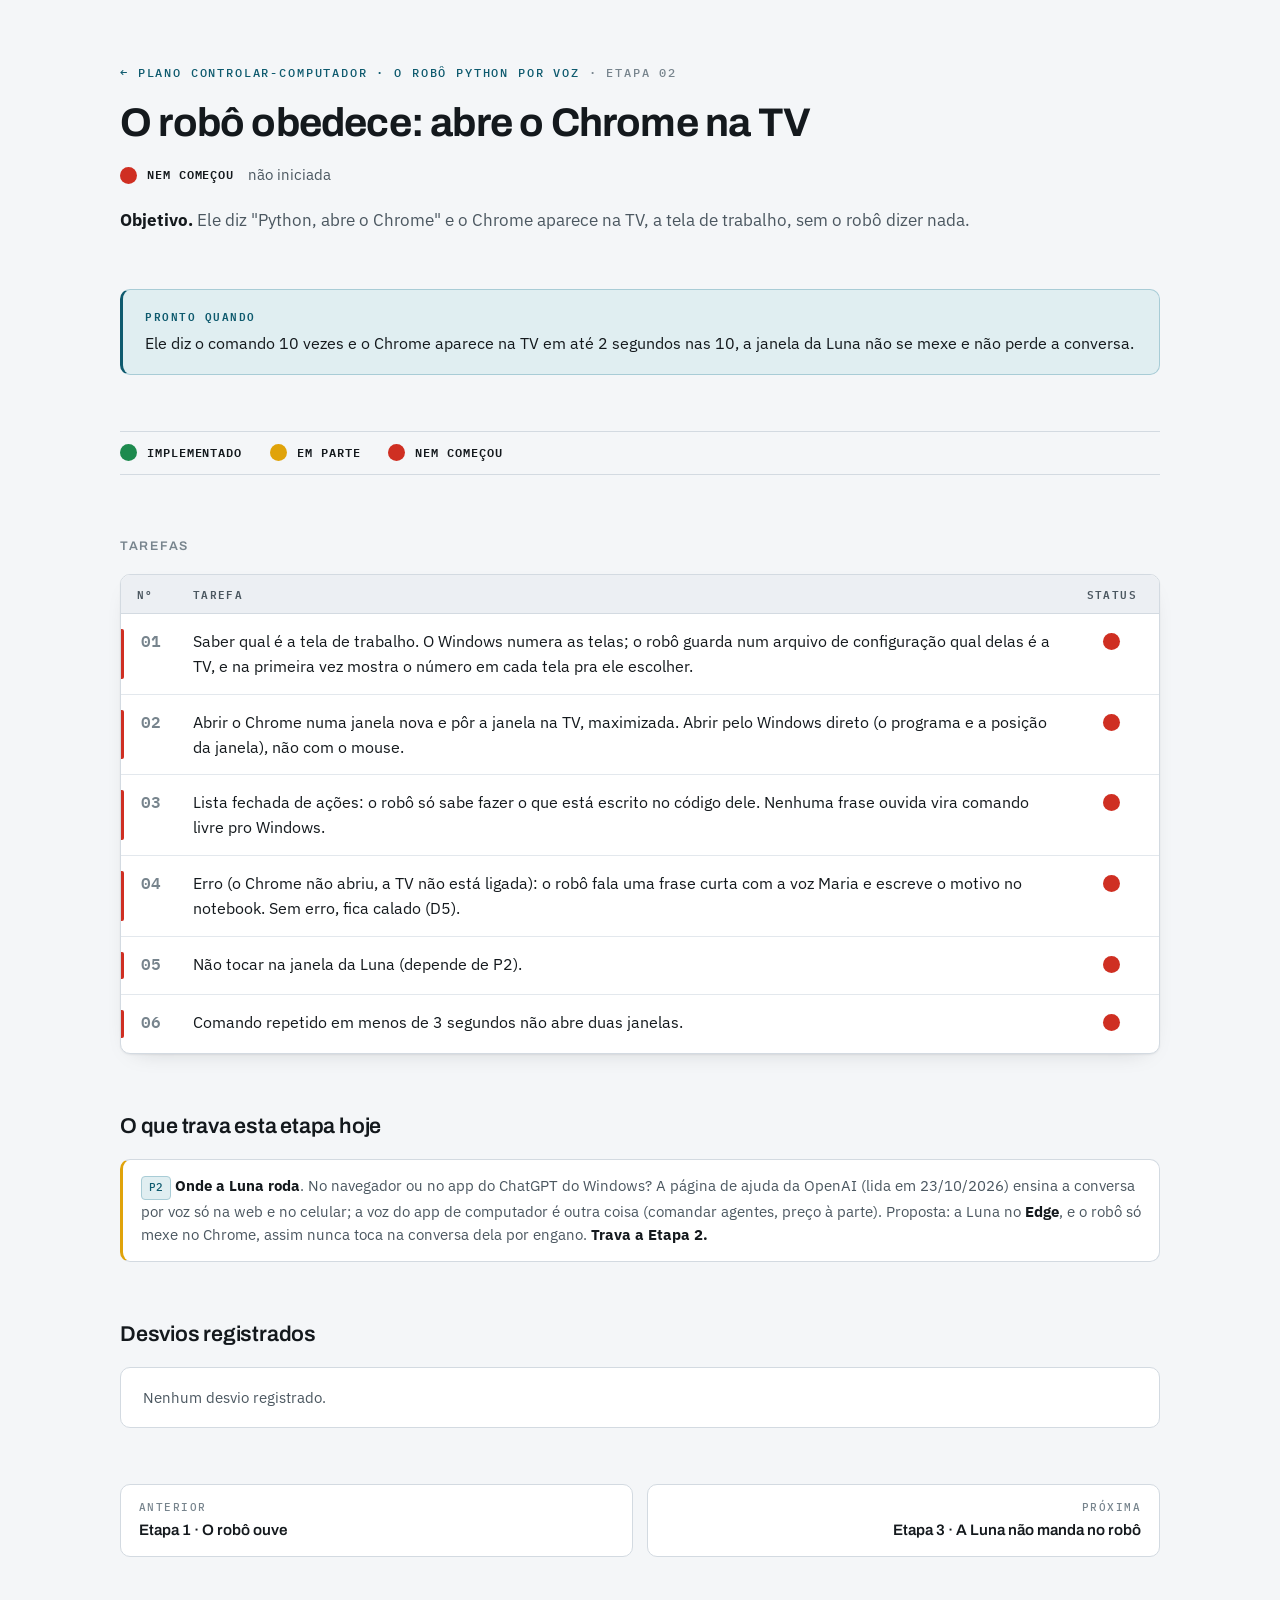
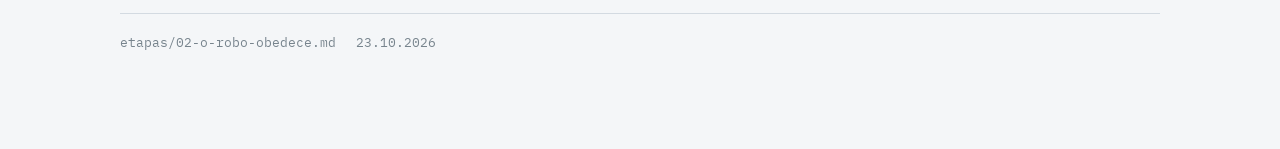
<file: plano/html/etapas/etapa-02.html>
<!doctype html>
<html lang="pt-br">
<head>
<meta charset="utf-8">
<meta name="viewport" content="width=device-width, initial-scale=1">
<title>Etapa 2 &middot; Plano CONTROLAR-COMPUTADOR · o robô Python por voz</title>
<link rel="preconnect" href="https://fonts.googleapis.com">
<link rel="preconnect" href="https://fonts.gstatic.com" crossorigin>
<link rel="stylesheet" href="https://fonts.googleapis.com/css2?family=Archivo:wght@500;600;700&family=IBM+Plex+Mono:wght@400;500;600&family=IBM+Plex+Sans:wght@400;500;600&display=swap">
<link rel="stylesheet" href="etapa.css">
</head>

<body>

<div class="wrap wrap--etapa">

  <header class="head">
    <p class="eyebrow"><a href="../index.html">&larr; Plano CONTROLAR-COMPUTADOR · o robô Python por voz</a> &middot; etapa 02</p>
    <h1>O robô obedece: abre o Chrome na TV</h1>
    <div class="status-linha"><span class="selo"><span class="ponto ponto--zero" aria-hidden="true"></span>nem começou</span> <p class="note">não iniciada</p></div>
    <p class="lede"><strong>Objetivo.</strong> Ele diz &quot;Python, abre o Chrome&quot; e o Chrome aparece na TV, a tela de trabalho, sem o robô dizer nada.</p>
  </header>

  <div class="criterio">
    <p class="rotulo">Pronto quando</p>
    <p>Ele diz o comando 10 vezes e o Chrome aparece na TV em até 2 segundos nas 10, a janela da Luna não se mexe e não perde a conversa.</p>
  </div>

  <div class="legend"><span><span class="selo"><span class="ponto ponto--feito" aria-hidden="true"></span>implementado</span></span><span><span class="selo"><span class="ponto ponto--parte" aria-hidden="true"></span>em parte</span></span><span><span class="selo"><span class="ponto ponto--zero" aria-hidden="true"></span>nem começou</span></span></div>

  <article class="corpo">
<h3>Tarefas</h3>
<div class="scroller"><table><thead><tr><th>N&ordm;</th><th>Tarefa</th><th class="status">Status</th></tr></thead><tbody><tr data-st="zero"><td class="num">01</td><td>Saber qual é a tela de trabalho. O Windows numera as telas; o robô guarda num arquivo de configuração qual delas é a TV, e na primeira vez mostra o número em cada tela pra ele escolher.</td><td class="status"><span class="ponto ponto--zero" role="img" aria-label="nem começou" title="nem começou"></span></td></tr><tr data-st="zero"><td class="num">02</td><td>Abrir o Chrome numa janela nova e pôr a janela na TV, maximizada. Abrir pelo Windows direto (o programa e a posição da janela), não com o mouse.</td><td class="status"><span class="ponto ponto--zero" role="img" aria-label="nem começou" title="nem começou"></span></td></tr><tr data-st="zero"><td class="num">03</td><td>Lista fechada de ações: o robô só sabe fazer o que está escrito no código dele. Nenhuma frase ouvida vira comando livre pro Windows.</td><td class="status"><span class="ponto ponto--zero" role="img" aria-label="nem começou" title="nem começou"></span></td></tr><tr data-st="zero"><td class="num">04</td><td>Erro (o Chrome não abriu, a TV não está ligada): o robô fala uma frase curta com a voz Maria e escreve o motivo no notebook. Sem erro, fica calado (D5).</td><td class="status"><span class="ponto ponto--zero" role="img" aria-label="nem começou" title="nem começou"></span></td></tr><tr data-st="zero"><td class="num">05</td><td>Não tocar na janela da Luna (depende de P2).</td><td class="status"><span class="ponto ponto--zero" role="img" aria-label="nem começou" title="nem começou"></span></td></tr><tr data-st="zero"><td class="num">06</td><td>Comando repetido em menos de 3 segundos não abre duas janelas.</td><td class="status"><span class="ponto ponto--zero" role="img" aria-label="nem começou" title="nem começou"></span></td></tr></tbody></table></div>
  </article>

  <section><h2>O que trava esta etapa hoje</h2><ul class="pend"><li><b class="tag">P2</b> <strong>Onde a Luna roda</strong>. No navegador ou no app do ChatGPT do Windows? A página de ajuda da OpenAI (lida em 23/10/2026) ensina a conversa por voz só na web e no celular; a voz do app de computador é outra coisa (comandar agentes, preço à parte). Proposta: a Luna no <strong>Edge</strong>, e o robô só mexe no Chrome, assim nunca toca na conversa dela por engano. <strong>Trava a Etapa 2.</strong></li></ul></section>

  <section>
    <h2>Desvios registrados</h2>
    <div class="desvios">
<p class="vazio">Nenhum desvio registrado.</p>
    </div>
  </section>

  <nav class="passo"><a class="nav-ir" href="etapa-01.html"><span>anterior</span>Etapa 1 &middot; O robô ouve</a><a class="nav-ir nav-ir--fim" href="etapa-03.html"><span>pr&oacute;xima</span>Etapa 3 &middot; A Luna não manda no robô</a></nav>

  <footer>
    <span>etapas/02-o-robo-obedece.md</span>
    <span>23.10.2026</span>
  </footer>

</div>

</body>
</html>
</file>
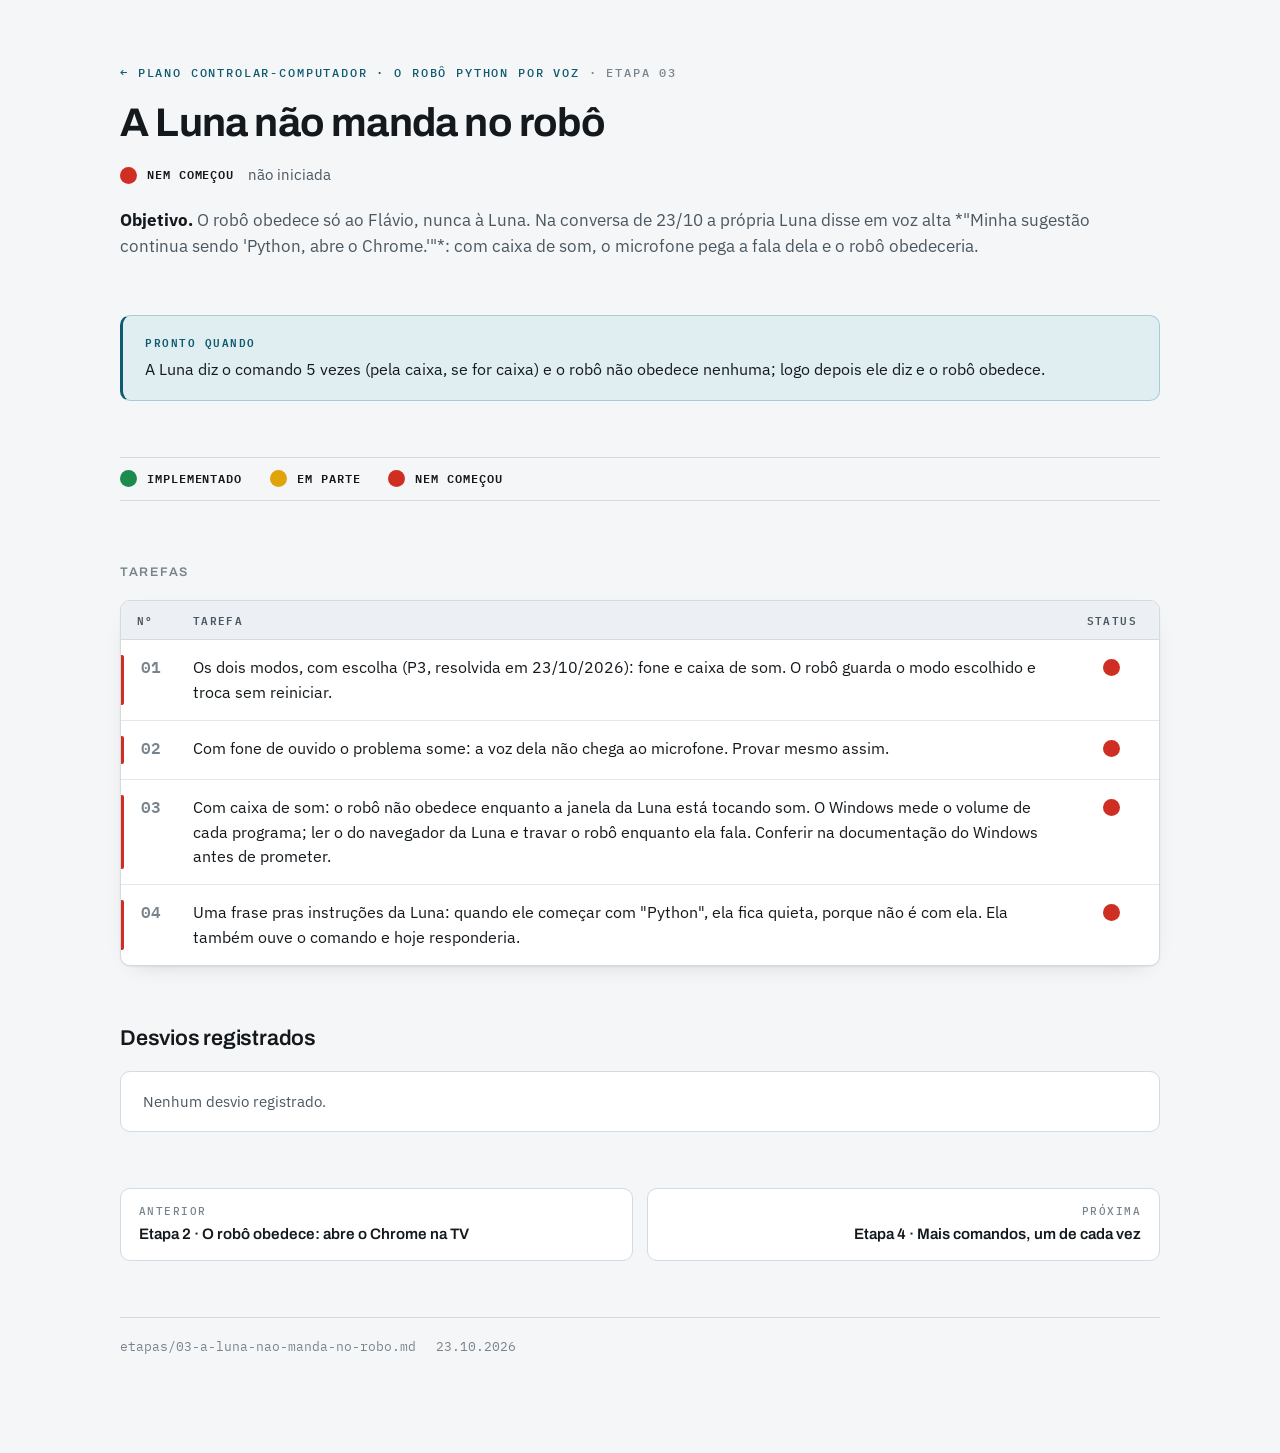
<file: plano/html/etapas/etapa-03.html>
<!doctype html>
<html lang="pt-br">
<head>
<meta charset="utf-8">
<meta name="viewport" content="width=device-width, initial-scale=1">
<title>Etapa 3 &middot; Plano CONTROLAR-COMPUTADOR · o robô Python por voz</title>
<link rel="preconnect" href="https://fonts.googleapis.com">
<link rel="preconnect" href="https://fonts.gstatic.com" crossorigin>
<link rel="stylesheet" href="https://fonts.googleapis.com/css2?family=Archivo:wght@500;600;700&family=IBM+Plex+Mono:wght@400;500;600&family=IBM+Plex+Sans:wght@400;500;600&display=swap">
<link rel="stylesheet" href="etapa.css">
</head>

<body>

<div class="wrap wrap--etapa">

  <header class="head">
    <p class="eyebrow"><a href="../index.html">&larr; Plano CONTROLAR-COMPUTADOR · o robô Python por voz</a> &middot; etapa 03</p>
    <h1>A Luna não manda no robô</h1>
    <div class="status-linha"><span class="selo"><span class="ponto ponto--zero" aria-hidden="true"></span>nem começou</span> <p class="note">não iniciada</p></div>
    <p class="lede"><strong>Objetivo.</strong> O robô obedece só ao Flávio, nunca à Luna. Na conversa de 23/10 a própria Luna disse em voz alta *&quot;Minha sugestão continua sendo 'Python, abre o Chrome.'&quot;*: com caixa de som, o microfone pega a fala dela e o robô obedeceria.</p>
  </header>

  <div class="criterio">
    <p class="rotulo">Pronto quando</p>
    <p>A Luna diz o comando 5 vezes (pela caixa, se for caixa) e o robô não obedece nenhuma; logo depois ele diz e o robô obedece.</p>
  </div>

  <div class="legend"><span><span class="selo"><span class="ponto ponto--feito" aria-hidden="true"></span>implementado</span></span><span><span class="selo"><span class="ponto ponto--parte" aria-hidden="true"></span>em parte</span></span><span><span class="selo"><span class="ponto ponto--zero" aria-hidden="true"></span>nem começou</span></span></div>

  <article class="corpo">
<h3>Tarefas</h3>
<div class="scroller"><table><thead><tr><th>N&ordm;</th><th>Tarefa</th><th class="status">Status</th></tr></thead><tbody><tr data-st="zero"><td class="num">01</td><td>Os dois modos, com escolha (P3, resolvida em 23/10/2026): fone e caixa de som. O robô guarda o modo escolhido e troca sem reiniciar.</td><td class="status"><span class="ponto ponto--zero" role="img" aria-label="nem começou" title="nem começou"></span></td></tr><tr data-st="zero"><td class="num">02</td><td>Com fone de ouvido o problema some: a voz dela não chega ao microfone. Provar mesmo assim.</td><td class="status"><span class="ponto ponto--zero" role="img" aria-label="nem começou" title="nem começou"></span></td></tr><tr data-st="zero"><td class="num">03</td><td>Com caixa de som: o robô não obedece enquanto a janela da Luna está tocando som. O Windows mede o volume de cada programa; ler o do navegador da Luna e travar o robô enquanto ela fala. Conferir na documentação do Windows antes de prometer.</td><td class="status"><span class="ponto ponto--zero" role="img" aria-label="nem começou" title="nem começou"></span></td></tr><tr data-st="zero"><td class="num">04</td><td>Uma frase pras instruções da Luna: quando ele começar com &quot;Python&quot;, ela fica quieta, porque não é com ela. Ela também ouve o comando e hoje responderia.</td><td class="status"><span class="ponto ponto--zero" role="img" aria-label="nem começou" title="nem começou"></span></td></tr></tbody></table></div>
  </article>

  

  <section>
    <h2>Desvios registrados</h2>
    <div class="desvios">
<p class="vazio">Nenhum desvio registrado.</p>
    </div>
  </section>

  <nav class="passo"><a class="nav-ir" href="etapa-02.html"><span>anterior</span>Etapa 2 &middot; O robô obedece: abre o Chrome na TV</a><a class="nav-ir nav-ir--fim" href="etapa-04.html"><span>pr&oacute;xima</span>Etapa 4 &middot; Mais comandos, um de cada vez</a></nav>

  <footer>
    <span>etapas/03-a-luna-nao-manda-no-robo.md</span>
    <span>23.10.2026</span>
  </footer>

</div>

</body>
</html>
</file>
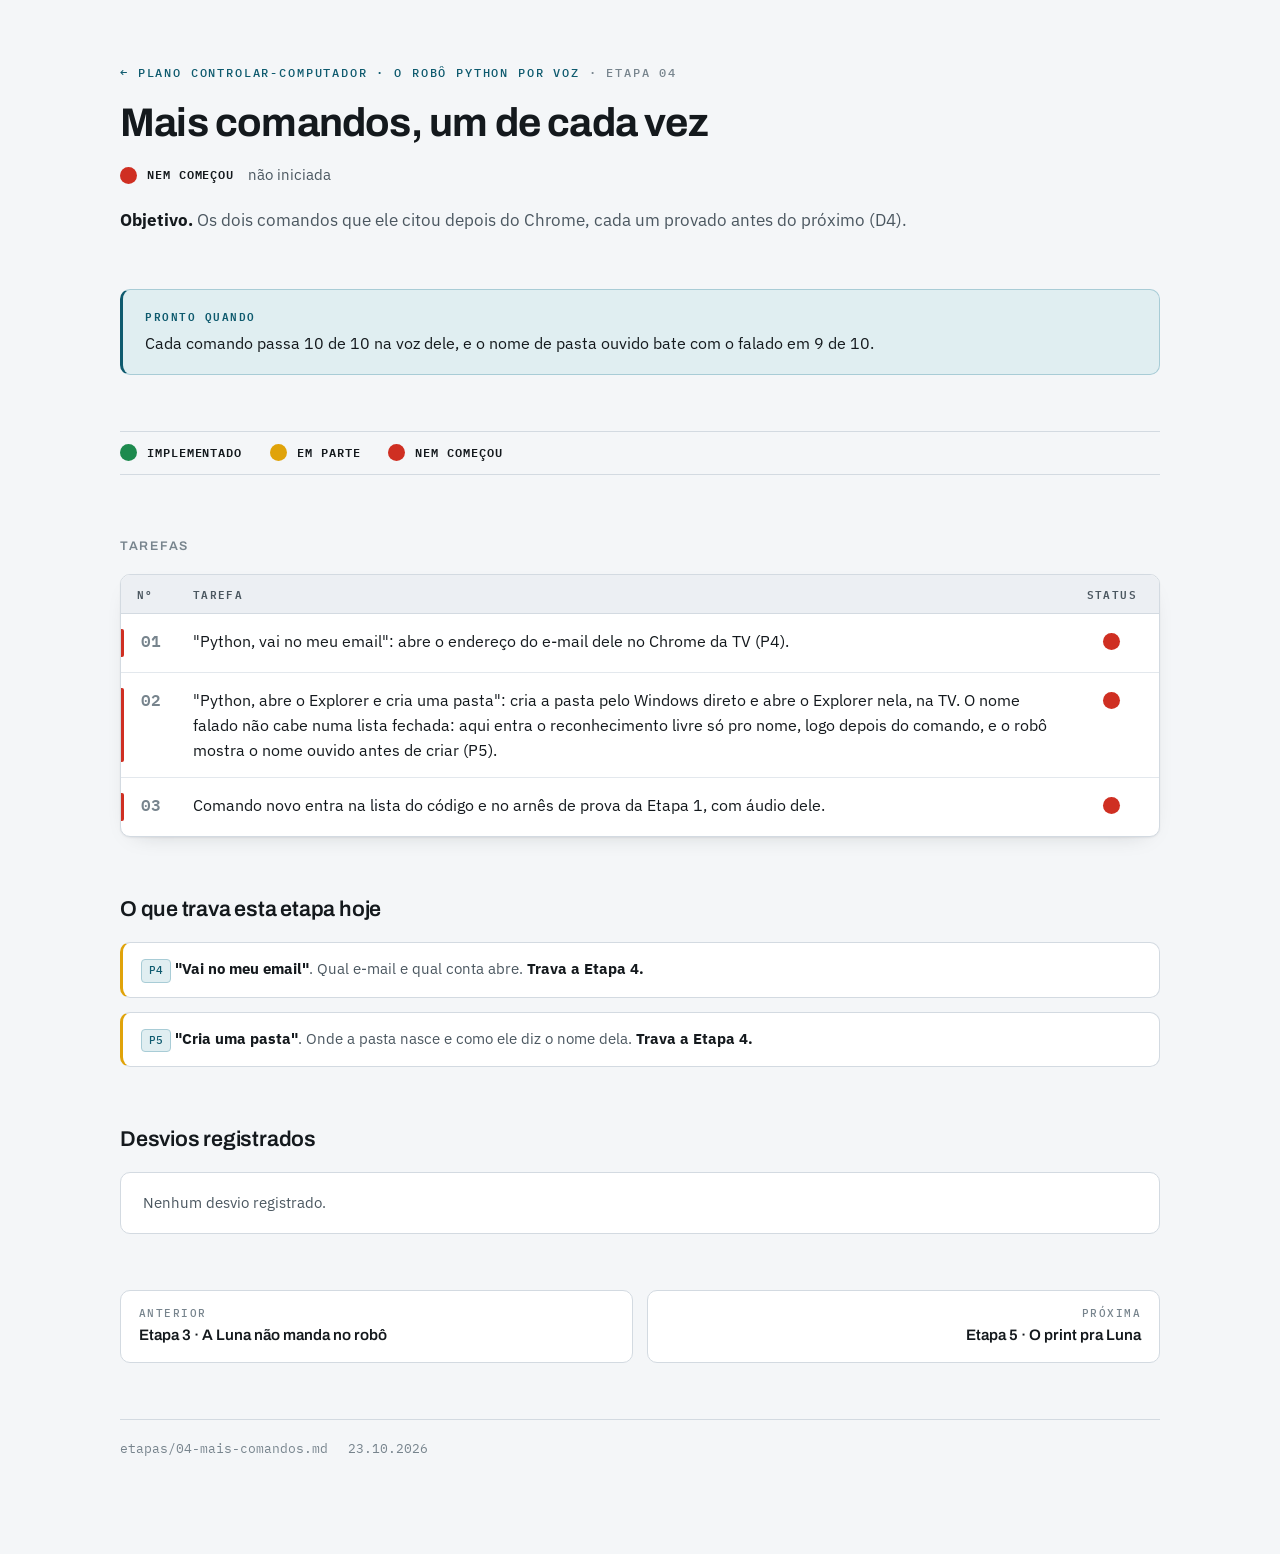
<file: plano/html/etapas/etapa-04.html>
<!doctype html>
<html lang="pt-br">
<head>
<meta charset="utf-8">
<meta name="viewport" content="width=device-width, initial-scale=1">
<title>Etapa 4 &middot; Plano CONTROLAR-COMPUTADOR · o robô Python por voz</title>
<link rel="preconnect" href="https://fonts.googleapis.com">
<link rel="preconnect" href="https://fonts.gstatic.com" crossorigin>
<link rel="stylesheet" href="https://fonts.googleapis.com/css2?family=Archivo:wght@500;600;700&family=IBM+Plex+Mono:wght@400;500;600&family=IBM+Plex+Sans:wght@400;500;600&display=swap">
<link rel="stylesheet" href="etapa.css">
</head>

<body>

<div class="wrap wrap--etapa">

  <header class="head">
    <p class="eyebrow"><a href="../index.html">&larr; Plano CONTROLAR-COMPUTADOR · o robô Python por voz</a> &middot; etapa 04</p>
    <h1>Mais comandos, um de cada vez</h1>
    <div class="status-linha"><span class="selo"><span class="ponto ponto--zero" aria-hidden="true"></span>nem começou</span> <p class="note">não iniciada</p></div>
    <p class="lede"><strong>Objetivo.</strong> Os dois comandos que ele citou depois do Chrome, cada um provado antes do próximo (D4).</p>
  </header>

  <div class="criterio">
    <p class="rotulo">Pronto quando</p>
    <p>Cada comando passa 10 de 10 na voz dele, e o nome de pasta ouvido bate com o falado em 9 de 10.</p>
  </div>

  <div class="legend"><span><span class="selo"><span class="ponto ponto--feito" aria-hidden="true"></span>implementado</span></span><span><span class="selo"><span class="ponto ponto--parte" aria-hidden="true"></span>em parte</span></span><span><span class="selo"><span class="ponto ponto--zero" aria-hidden="true"></span>nem começou</span></span></div>

  <article class="corpo">
<h3>Tarefas</h3>
<div class="scroller"><table><thead><tr><th>N&ordm;</th><th>Tarefa</th><th class="status">Status</th></tr></thead><tbody><tr data-st="zero"><td class="num">01</td><td>&quot;Python, vai no meu email&quot;: abre o endereço do e-mail dele no Chrome da TV (P4).</td><td class="status"><span class="ponto ponto--zero" role="img" aria-label="nem começou" title="nem começou"></span></td></tr><tr data-st="zero"><td class="num">02</td><td>&quot;Python, abre o Explorer e cria uma pasta&quot;: cria a pasta pelo Windows direto e abre o Explorer nela, na TV. O nome falado não cabe numa lista fechada: aqui entra o reconhecimento livre só pro nome, logo depois do comando, e o robô mostra o nome ouvido antes de criar (P5).</td><td class="status"><span class="ponto ponto--zero" role="img" aria-label="nem começou" title="nem começou"></span></td></tr><tr data-st="zero"><td class="num">03</td><td>Comando novo entra na lista do código e no arnês de prova da Etapa 1, com áudio dele.</td><td class="status"><span class="ponto ponto--zero" role="img" aria-label="nem começou" title="nem começou"></span></td></tr></tbody></table></div>
  </article>

  <section><h2>O que trava esta etapa hoje</h2><ul class="pend"><li><b class="tag">P4</b> <strong>&quot;Vai no meu email&quot;</strong>. Qual e-mail e qual conta abre. <strong>Trava a Etapa 4.</strong></li><li><b class="tag">P5</b> <strong>&quot;Cria uma pasta&quot;</strong>. Onde a pasta nasce e como ele diz o nome dela. <strong>Trava a Etapa 4.</strong></li></ul></section>

  <section>
    <h2>Desvios registrados</h2>
    <div class="desvios">
<p class="vazio">Nenhum desvio registrado.</p>
    </div>
  </section>

  <nav class="passo"><a class="nav-ir" href="etapa-03.html"><span>anterior</span>Etapa 3 &middot; A Luna não manda no robô</a><a class="nav-ir nav-ir--fim" href="etapa-05.html"><span>pr&oacute;xima</span>Etapa 5 &middot; O print pra Luna</a></nav>

  <footer>
    <span>etapas/04-mais-comandos.md</span>
    <span>23.10.2026</span>
  </footer>

</div>

</body>
</html>
</file>
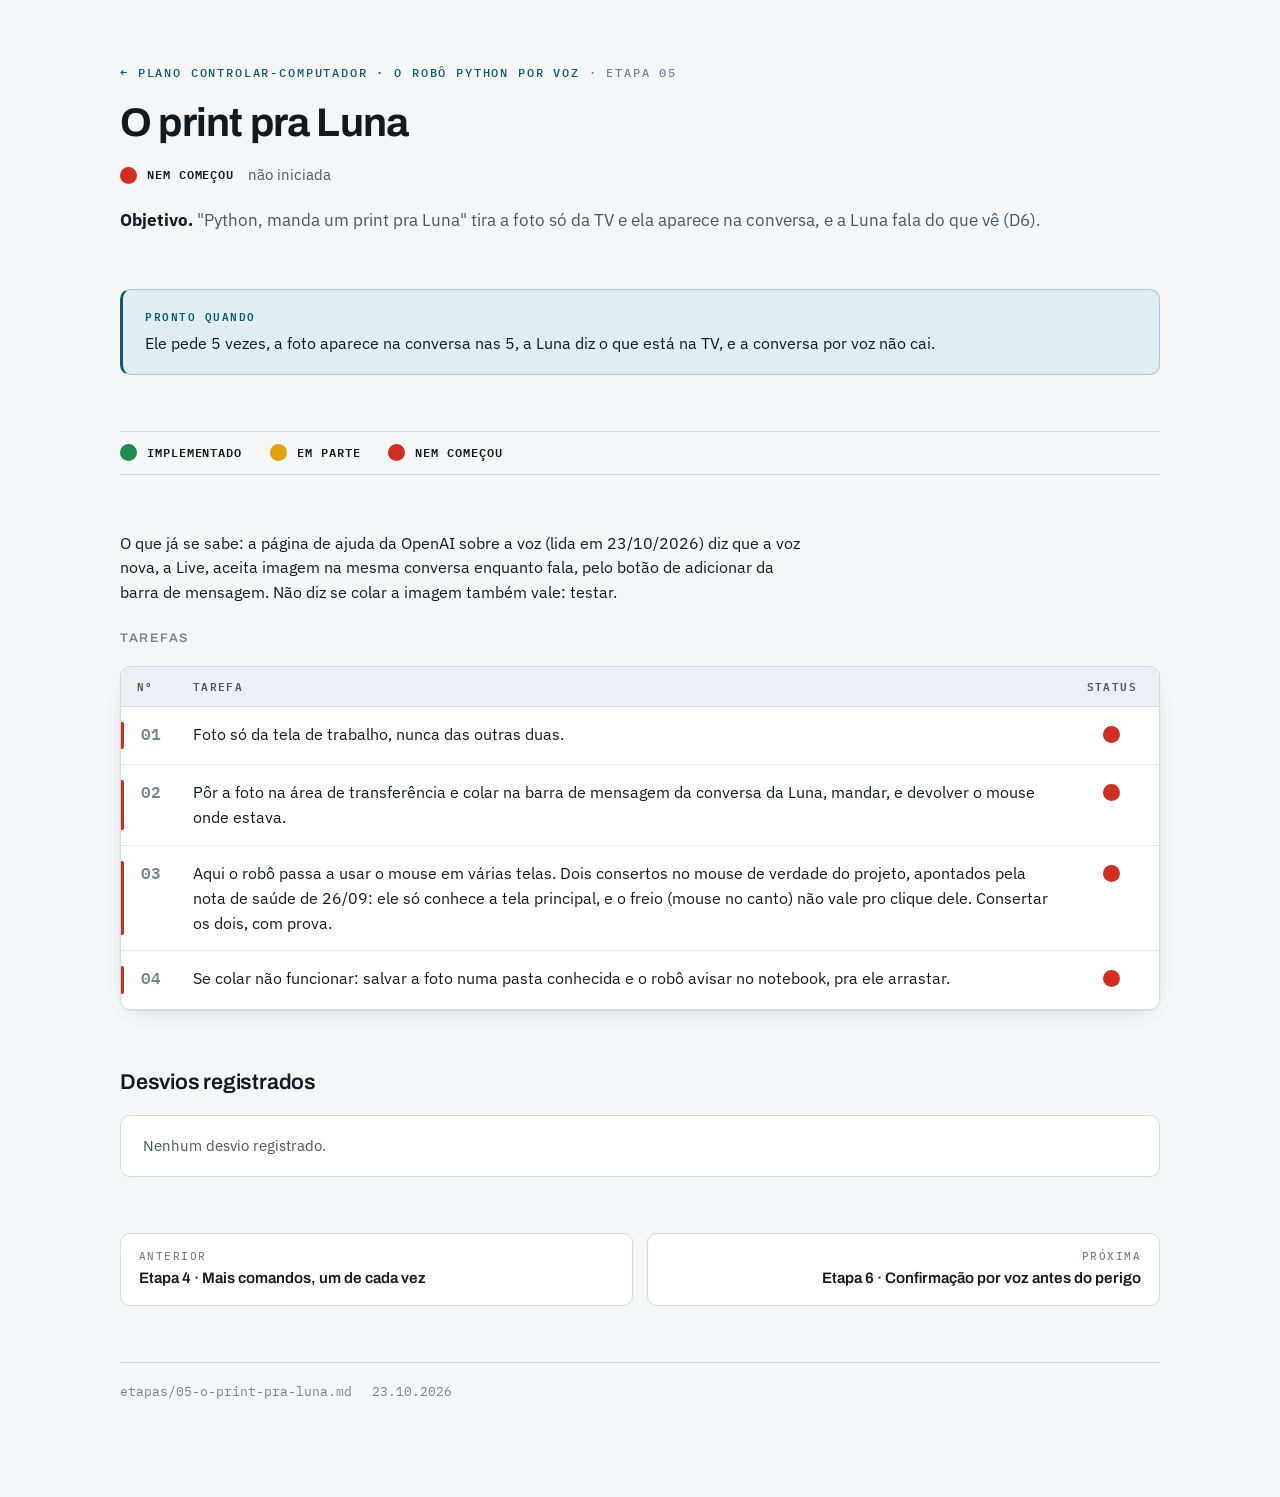
<file: plano/html/etapas/etapa-05.html>
<!doctype html>
<html lang="pt-br">
<head>
<meta charset="utf-8">
<meta name="viewport" content="width=device-width, initial-scale=1">
<title>Etapa 5 &middot; Plano CONTROLAR-COMPUTADOR · o robô Python por voz</title>
<link rel="preconnect" href="https://fonts.googleapis.com">
<link rel="preconnect" href="https://fonts.gstatic.com" crossorigin>
<link rel="stylesheet" href="https://fonts.googleapis.com/css2?family=Archivo:wght@500;600;700&family=IBM+Plex+Mono:wght@400;500;600&family=IBM+Plex+Sans:wght@400;500;600&display=swap">
<link rel="stylesheet" href="etapa.css">
</head>

<body>

<div class="wrap wrap--etapa">

  <header class="head">
    <p class="eyebrow"><a href="../index.html">&larr; Plano CONTROLAR-COMPUTADOR · o robô Python por voz</a> &middot; etapa 05</p>
    <h1>O print pra Luna</h1>
    <div class="status-linha"><span class="selo"><span class="ponto ponto--zero" aria-hidden="true"></span>nem começou</span> <p class="note">não iniciada</p></div>
    <p class="lede"><strong>Objetivo.</strong> &quot;Python, manda um print pra Luna&quot; tira a foto só da TV e ela aparece na conversa, e a Luna fala do que vê (D6).</p>
  </header>

  <div class="criterio">
    <p class="rotulo">Pronto quando</p>
    <p>Ele pede 5 vezes, a foto aparece na conversa nas 5, a Luna diz o que está na TV, e a conversa por voz não cai.</p>
  </div>

  <div class="legend"><span><span class="selo"><span class="ponto ponto--feito" aria-hidden="true"></span>implementado</span></span><span><span class="selo"><span class="ponto ponto--parte" aria-hidden="true"></span>em parte</span></span><span><span class="selo"><span class="ponto ponto--zero" aria-hidden="true"></span>nem começou</span></span></div>

  <article class="corpo">
<p>O que já se sabe: a página de ajuda da OpenAI sobre a voz (lida em 23/10/2026) diz que a voz nova, a Live, aceita imagem na mesma conversa enquanto fala, pelo botão de adicionar da barra de mensagem. Não diz se colar a imagem também vale: testar.</p>
<h3>Tarefas</h3>
<div class="scroller"><table><thead><tr><th>N&ordm;</th><th>Tarefa</th><th class="status">Status</th></tr></thead><tbody><tr data-st="zero"><td class="num">01</td><td>Foto só da tela de trabalho, nunca das outras duas.</td><td class="status"><span class="ponto ponto--zero" role="img" aria-label="nem começou" title="nem começou"></span></td></tr><tr data-st="zero"><td class="num">02</td><td>Pôr a foto na área de transferência e colar na barra de mensagem da conversa da Luna, mandar, e devolver o mouse onde estava.</td><td class="status"><span class="ponto ponto--zero" role="img" aria-label="nem começou" title="nem começou"></span></td></tr><tr data-st="zero"><td class="num">03</td><td>Aqui o robô passa a usar o mouse em várias telas. Dois consertos no mouse de verdade do projeto, apontados pela nota de saúde de 26/09: ele só conhece a tela principal, e o freio (mouse no canto) não vale pro clique dele. Consertar os dois, com prova.</td><td class="status"><span class="ponto ponto--zero" role="img" aria-label="nem começou" title="nem começou"></span></td></tr><tr data-st="zero"><td class="num">04</td><td>Se colar não funcionar: salvar a foto numa pasta conhecida e o robô avisar no notebook, pra ele arrastar.</td><td class="status"><span class="ponto ponto--zero" role="img" aria-label="nem começou" title="nem começou"></span></td></tr></tbody></table></div>
  </article>

  

  <section>
    <h2>Desvios registrados</h2>
    <div class="desvios">
<p class="vazio">Nenhum desvio registrado.</p>
    </div>
  </section>

  <nav class="passo"><a class="nav-ir" href="etapa-04.html"><span>anterior</span>Etapa 4 &middot; Mais comandos, um de cada vez</a><a class="nav-ir nav-ir--fim" href="etapa-06.html"><span>pr&oacute;xima</span>Etapa 6 &middot; Confirmação por voz antes do perigo</a></nav>

  <footer>
    <span>etapas/05-o-print-pra-luna.md</span>
    <span>23.10.2026</span>
  </footer>

</div>

</body>
</html>
</file>
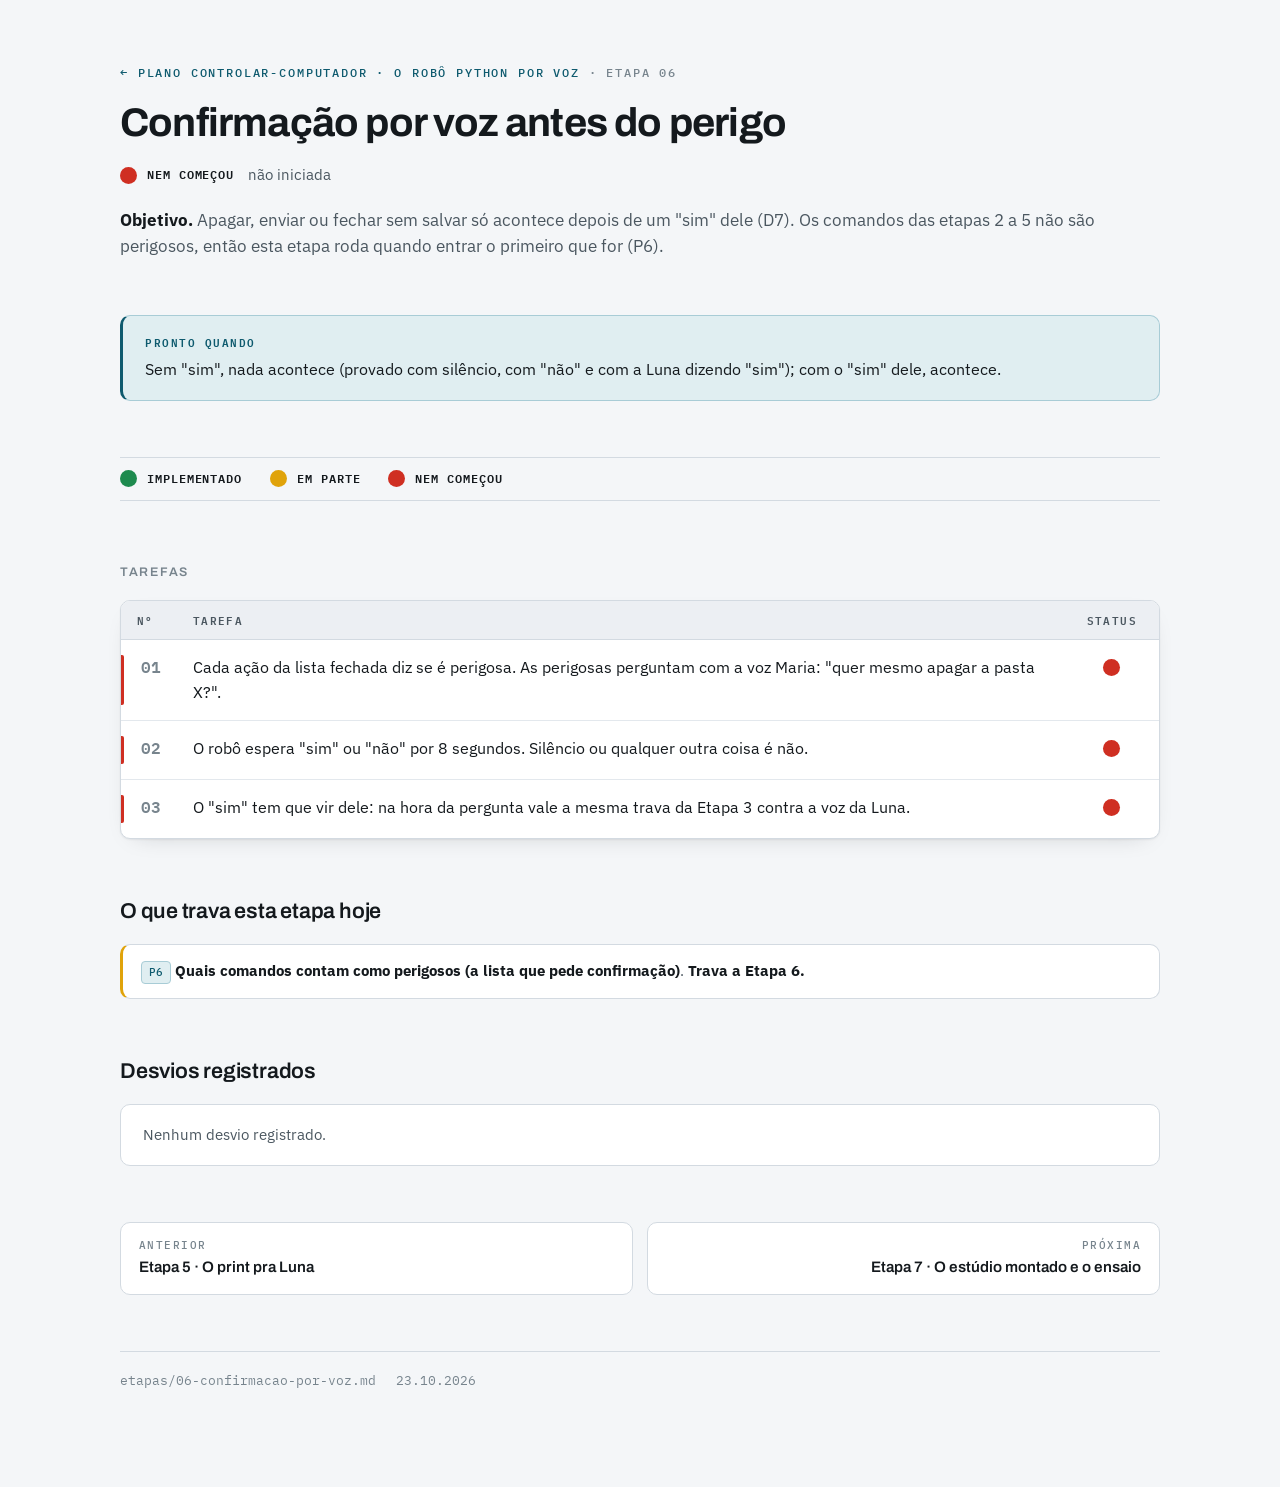
<file: plano/html/etapas/etapa-06.html>
<!doctype html>
<html lang="pt-br">
<head>
<meta charset="utf-8">
<meta name="viewport" content="width=device-width, initial-scale=1">
<title>Etapa 6 &middot; Plano CONTROLAR-COMPUTADOR · o robô Python por voz</title>
<link rel="preconnect" href="https://fonts.googleapis.com">
<link rel="preconnect" href="https://fonts.gstatic.com" crossorigin>
<link rel="stylesheet" href="https://fonts.googleapis.com/css2?family=Archivo:wght@500;600;700&family=IBM+Plex+Mono:wght@400;500;600&family=IBM+Plex+Sans:wght@400;500;600&display=swap">
<link rel="stylesheet" href="etapa.css">
</head>

<body>

<div class="wrap wrap--etapa">

  <header class="head">
    <p class="eyebrow"><a href="../index.html">&larr; Plano CONTROLAR-COMPUTADOR · o robô Python por voz</a> &middot; etapa 06</p>
    <h1>Confirmação por voz antes do perigo</h1>
    <div class="status-linha"><span class="selo"><span class="ponto ponto--zero" aria-hidden="true"></span>nem começou</span> <p class="note">não iniciada</p></div>
    <p class="lede"><strong>Objetivo.</strong> Apagar, enviar ou fechar sem salvar só acontece depois de um &quot;sim&quot; dele (D7). Os comandos das etapas 2 a 5 não são perigosos, então esta etapa roda quando entrar o primeiro que for (P6).</p>
  </header>

  <div class="criterio">
    <p class="rotulo">Pronto quando</p>
    <p>Sem &quot;sim&quot;, nada acontece (provado com silêncio, com &quot;não&quot; e com a Luna dizendo &quot;sim&quot;); com o &quot;sim&quot; dele, acontece.</p>
  </div>

  <div class="legend"><span><span class="selo"><span class="ponto ponto--feito" aria-hidden="true"></span>implementado</span></span><span><span class="selo"><span class="ponto ponto--parte" aria-hidden="true"></span>em parte</span></span><span><span class="selo"><span class="ponto ponto--zero" aria-hidden="true"></span>nem começou</span></span></div>

  <article class="corpo">
<h3>Tarefas</h3>
<div class="scroller"><table><thead><tr><th>N&ordm;</th><th>Tarefa</th><th class="status">Status</th></tr></thead><tbody><tr data-st="zero"><td class="num">01</td><td>Cada ação da lista fechada diz se é perigosa. As perigosas perguntam com a voz Maria: &quot;quer mesmo apagar a pasta X?&quot;.</td><td class="status"><span class="ponto ponto--zero" role="img" aria-label="nem começou" title="nem começou"></span></td></tr><tr data-st="zero"><td class="num">02</td><td>O robô espera &quot;sim&quot; ou &quot;não&quot; por 8 segundos. Silêncio ou qualquer outra coisa é não.</td><td class="status"><span class="ponto ponto--zero" role="img" aria-label="nem começou" title="nem começou"></span></td></tr><tr data-st="zero"><td class="num">03</td><td>O &quot;sim&quot; tem que vir dele: na hora da pergunta vale a mesma trava da Etapa 3 contra a voz da Luna.</td><td class="status"><span class="ponto ponto--zero" role="img" aria-label="nem começou" title="nem começou"></span></td></tr></tbody></table></div>
  </article>

  <section><h2>O que trava esta etapa hoje</h2><ul class="pend"><li><b class="tag">P6</b> <strong>Quais comandos contam como perigosos (a lista que pede confirmação)</strong>. <strong>Trava a Etapa 6.</strong></li></ul></section>

  <section>
    <h2>Desvios registrados</h2>
    <div class="desvios">
<p class="vazio">Nenhum desvio registrado.</p>
    </div>
  </section>

  <nav class="passo"><a class="nav-ir" href="etapa-05.html"><span>anterior</span>Etapa 5 &middot; O print pra Luna</a><a class="nav-ir nav-ir--fim" href="etapa-07.html"><span>pr&oacute;xima</span>Etapa 7 &middot; O estúdio montado e o ensaio</a></nav>

  <footer>
    <span>etapas/06-confirmacao-por-voz.md</span>
    <span>23.10.2026</span>
  </footer>

</div>

</body>
</html>
</file>
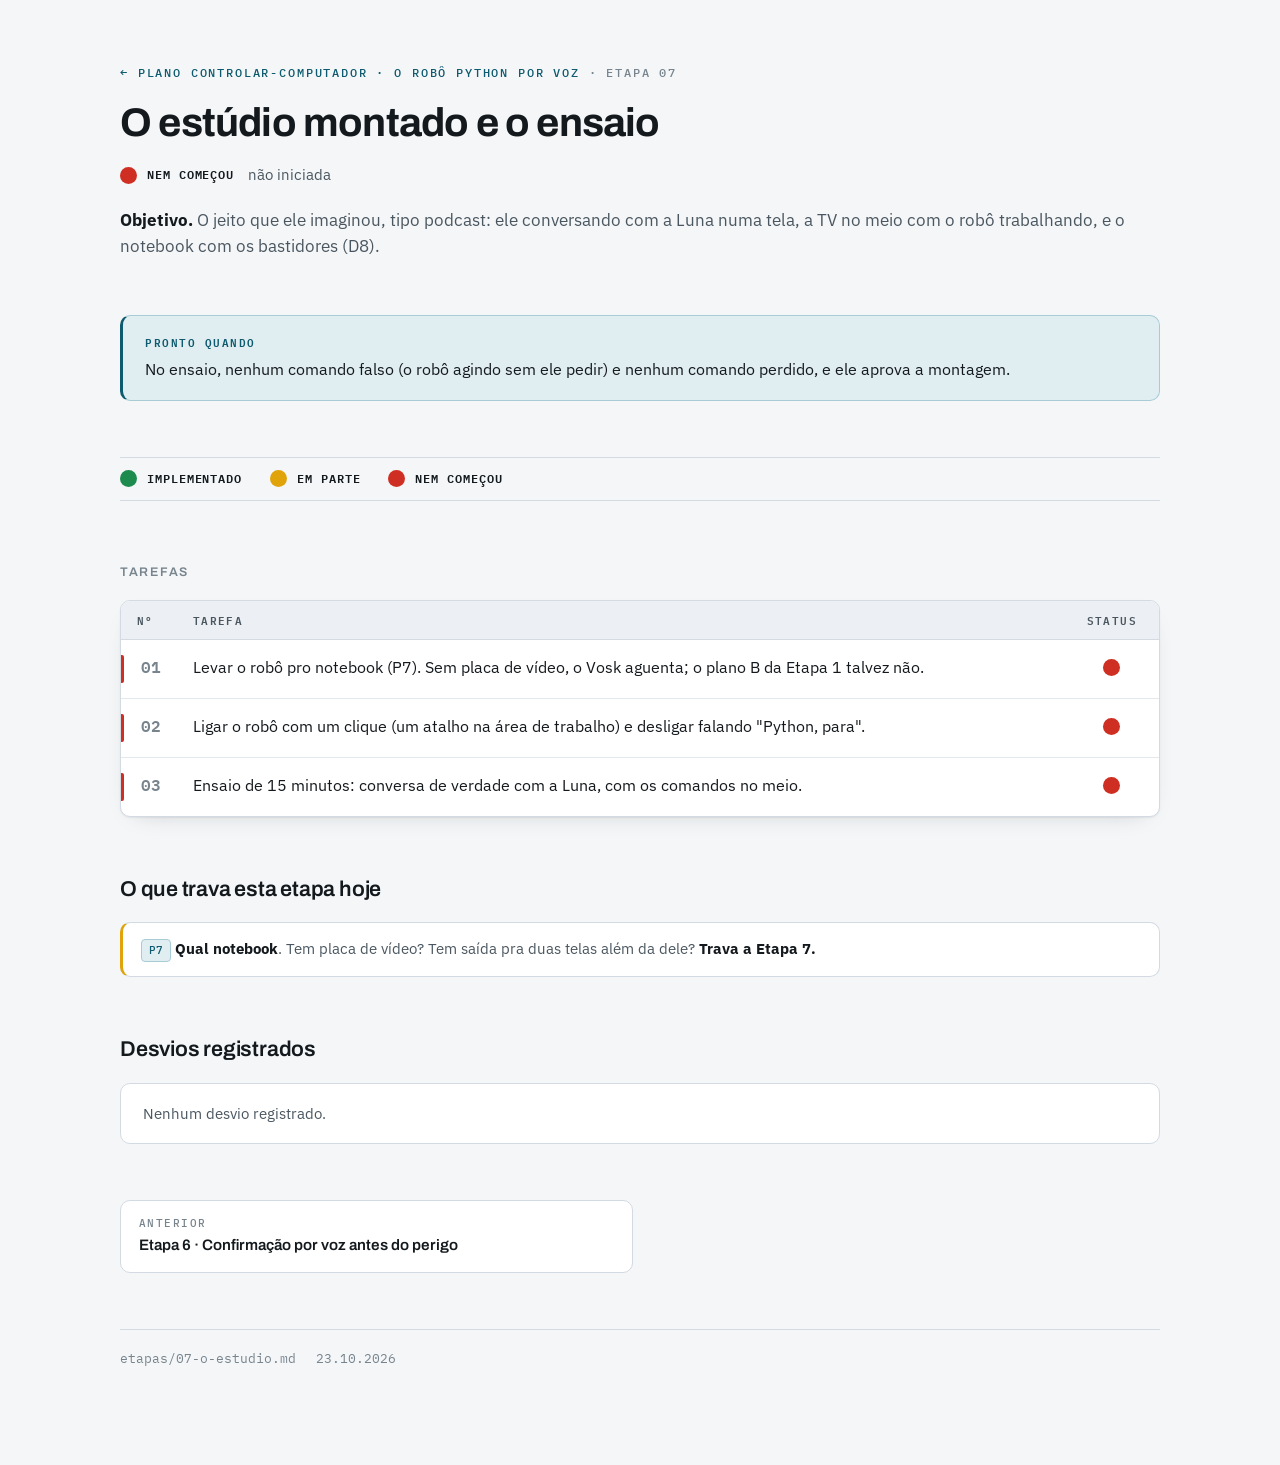
<file: plano/html/etapas/etapa-07.html>
<!doctype html>
<html lang="pt-br">
<head>
<meta charset="utf-8">
<meta name="viewport" content="width=device-width, initial-scale=1">
<title>Etapa 7 &middot; Plano CONTROLAR-COMPUTADOR · o robô Python por voz</title>
<link rel="preconnect" href="https://fonts.googleapis.com">
<link rel="preconnect" href="https://fonts.gstatic.com" crossorigin>
<link rel="stylesheet" href="https://fonts.googleapis.com/css2?family=Archivo:wght@500;600;700&family=IBM+Plex+Mono:wght@400;500;600&family=IBM+Plex+Sans:wght@400;500;600&display=swap">
<link rel="stylesheet" href="etapa.css">
</head>

<body>

<div class="wrap wrap--etapa">

  <header class="head">
    <p class="eyebrow"><a href="../index.html">&larr; Plano CONTROLAR-COMPUTADOR · o robô Python por voz</a> &middot; etapa 07</p>
    <h1>O estúdio montado e o ensaio</h1>
    <div class="status-linha"><span class="selo"><span class="ponto ponto--zero" aria-hidden="true"></span>nem começou</span> <p class="note">não iniciada</p></div>
    <p class="lede"><strong>Objetivo.</strong> O jeito que ele imaginou, tipo podcast: ele conversando com a Luna numa tela, a TV no meio com o robô trabalhando, e o notebook com os bastidores (D8).</p>
  </header>

  <div class="criterio">
    <p class="rotulo">Pronto quando</p>
    <p>No ensaio, nenhum comando falso (o robô agindo sem ele pedir) e nenhum comando perdido, e ele aprova a montagem.</p>
  </div>

  <div class="legend"><span><span class="selo"><span class="ponto ponto--feito" aria-hidden="true"></span>implementado</span></span><span><span class="selo"><span class="ponto ponto--parte" aria-hidden="true"></span>em parte</span></span><span><span class="selo"><span class="ponto ponto--zero" aria-hidden="true"></span>nem começou</span></span></div>

  <article class="corpo">
<h3>Tarefas</h3>
<div class="scroller"><table><thead><tr><th>N&ordm;</th><th>Tarefa</th><th class="status">Status</th></tr></thead><tbody><tr data-st="zero"><td class="num">01</td><td>Levar o robô pro notebook (P7). Sem placa de vídeo, o Vosk aguenta; o plano B da Etapa 1 talvez não.</td><td class="status"><span class="ponto ponto--zero" role="img" aria-label="nem começou" title="nem começou"></span></td></tr><tr data-st="zero"><td class="num">02</td><td>Ligar o robô com um clique (um atalho na área de trabalho) e desligar falando &quot;Python, para&quot;.</td><td class="status"><span class="ponto ponto--zero" role="img" aria-label="nem começou" title="nem começou"></span></td></tr><tr data-st="zero"><td class="num">03</td><td>Ensaio de 15 minutos: conversa de verdade com a Luna, com os comandos no meio.</td><td class="status"><span class="ponto ponto--zero" role="img" aria-label="nem começou" title="nem começou"></span></td></tr></tbody></table></div>
  </article>

  <section><h2>O que trava esta etapa hoje</h2><ul class="pend"><li><b class="tag">P7</b> <strong>Qual notebook</strong>. Tem placa de vídeo? Tem saída pra duas telas além da dele? <strong>Trava a Etapa 7.</strong></li></ul></section>

  <section>
    <h2>Desvios registrados</h2>
    <div class="desvios">
<p class="vazio">Nenhum desvio registrado.</p>
    </div>
  </section>

  <nav class="passo"><a class="nav-ir" href="etapa-06.html"><span>anterior</span>Etapa 6 &middot; Confirmação por voz antes do perigo</a><span></span></nav>

  <footer>
    <span>etapas/07-o-estudio.md</span>
    <span>23.10.2026</span>
  </footer>

</div>

</body>
</html>
</file>
<file: plano/html/index.css>
/* base
   Tokens de cor e medida, reset e tipografia. Todo mundo usa. */

:root {
  --ground:      #f4f6f8;
  --surface:     #ffffff;
  --surface-alt: #eceff3;
  --line:        #d3dae1;
  --line-soft:   #e3e8ed;
  --ink:         #14191d;
  --ink-soft:    #4b5760;
  --ink-faint:   #77848d;
  --accent:      #0e5a6e;
  --accent-soft: #e0eef1;
  --accent-edge: #a8ccd6;
  /* st-done (etapa implementada) e st-nota (a nota do projeto) sao o mesmo
     verde hoje, e continuam separadas de proposito: sao eixos diferentes, e
     uma ja foi azul enquanto a outra guardava o verde. */
  --st-zero:     #cf2f22;
  --st-hold:     #e0a30a;
  --st-done:     #1d8a4e;
  --st-nota:     #1d8a4e;
  --st-idle:     #6b7780;
  --shadow: 0 1px 2px rgba(20, 25, 29, .06), 0 8px 24px -16px rgba(20, 25, 29, .28);
}

@media (prefers-color-scheme: dark) {
  :root:not([data-theme="light"]) {
    --ground:      #11161a;
    --surface:     #171e23;
    --surface-alt: #1e262c;
    --line:        #2c363d;
    --line-soft:   #232c33;
    --ink:         #e6ecf0;
    --ink-soft:    #a3b0b9;
    --ink-faint:   #77858e;
    --accent:      #57b6ca;
    --accent-soft: #12333c;
    --accent-edge: #2c5d68;
    --st-zero:     #f2604e;
    --st-hold:     #f2c14e;
    --st-done:     #6fc298;
    --st-nota:     #6fc298;
    --st-idle:     #8b979f;
    --shadow: 0 1px 2px rgba(0, 0, 0, .4), 0 8px 24px -16px rgba(0, 0, 0, .8);
  }
}

:root[data-theme="dark"] {
  --ground:      #11161a;
  --surface:     #171e23;
  --surface-alt: #1e262c;
  --line:        #2c363d;
  --line-soft:   #232c33;
  --ink:         #e6ecf0;
  --ink-soft:    #a3b0b9;
  --ink-faint:   #77858e;
  --accent:      #57b6ca;
  --accent-soft: #12333c;
  --accent-edge: #2c5d68;
  --st-zero:     #f2604e;
  --st-hold:     #f2c14e;
  --st-done:     #6fc298;
  --st-nota:     #6fc298;
  --st-idle:     #8b979f;
  --shadow: 0 1px 2px rgba(0, 0, 0, .4), 0 8px 24px -16px rgba(0, 0, 0, .8);
}

* { box-sizing: border-box; }

body {
  margin: 0;
  background: var(--ground);
  color: var(--ink);
  font-family: "IBM Plex Sans", ui-sans-serif, system-ui, -apple-system, "Segoe UI", sans-serif;
  font-size: 16px;
  line-height: 1.55;
  -webkit-font-smoothing: antialiased;
}

a { color: var(--accent); }

:focus-visible {
  outline: 2px solid var(--accent);
  outline-offset: 3px;
  border-radius: 3px;
}

.wrap {
  max-width: 1120px;
  margin: 0 auto;
  padding: clamp(28px, 5vw, 64px) clamp(18px, 4vw, 40px) 96px;
  display: flex;
  flex-direction: column;
  gap: clamp(36px, 5vw, 56px);
}

/* a pagina de etapa carrega tabela larga, entao ela usa a mesma largura do
   indice em vez da coluna estreita de leitura que tinha antes */
/* cabecalho
   O topo de qualquer pagina: eyebrow, titulo, fita de cores, lede. */

.head { display: flex; flex-direction: column; gap: 20px; }

.eyebrow {
  font-family: "IBM Plex Mono", ui-monospace, monospace;
  font-size: .72rem;
  font-weight: 500;
  letter-spacing: .16em;
  text-transform: uppercase;
  color: var(--ink-faint);
  margin: 0;
}

.eyebrow a { text-decoration: none; }
.eyebrow a:hover { text-decoration: underline; }

h1 {
  font-family: Archivo, ui-sans-serif, system-ui, sans-serif;
  font-weight: 700;
  font-size: clamp(2.1rem, 5.5vw, 3.1rem);
  line-height: 1.04;
  letter-spacing: -.02em;
  text-wrap: balance;
  margin: 0;
}

.wrap--etapa h1 { font-size: clamp(1.8rem, 4.6vw, 2.5rem); }

.lede {
  margin: 0;
  font-size: 1.06rem;
  color: var(--ink-soft);
}

.lede strong { color: var(--ink); }

.bars { display: flex; height: 4px; border-radius: 2px; overflow: hidden; }
.bars i { flex: 1; }

.status-linha { display: flex; flex-wrap: wrap; align-items: center; gap: 10px 14px; }
.status-linha .note { margin: 0; }
/* vitais
   A lista de numeros do indice (quantas etapas, quantas abertas). */

.vitals {
  display: grid;
  grid-template-columns: repeat(auto-fit, minmax(160px, 1fr));
  gap: 1px;
  background: var(--line);
  border: 1px solid var(--line);
  border-radius: 10px;
  overflow: hidden;
  box-shadow: var(--shadow);
  margin: 0;
}

.vital { background: var(--surface); padding: 14px 16px; display: flex; flex-direction: column; gap: 3px; }

.vital dt {
  font-family: "IBM Plex Mono", ui-monospace, monospace;
  font-size: .66rem;
  letter-spacing: .14em;
  text-transform: uppercase;
  color: var(--ink-faint);
}

.vital dd {
  margin: 0;
  font-family: Archivo, ui-sans-serif, sans-serif;
  font-weight: 600;
  font-size: 1.02rem;
  font-variant-numeric: tabular-nums;
  line-height: 1.3;
}

.vital dd .ponto {
  width: 12px;
  height: 12px;
  margin-right: 9px;
}

.vital dd small {
  display: inline;
  margin-left: 5px;
  font-family: "IBM Plex Sans", sans-serif;
  font-weight: 400;
  font-size: .82rem;
  color: var(--ink-soft);
}
/* saude
   O quadro que abre o indice: a nota de codigo humanizado e seguro, o que ela
   significa, e as oito dimensoes com o que puxou cada uma pra baixo. Nota
   sozinha nao ensina nada, entao a evidencia vem na mesma tela. */

.saude {
  background: var(--surface);
  border: 1px solid var(--line);
  border-radius: 10px;
  box-shadow: var(--shadow);
  padding: 20px 22px;
  display: flex;
  flex-direction: column;
  gap: 18px;
}

.saude-topo {
  display: flex;
  flex-wrap: wrap;
  align-items: baseline;
  gap: 6px 16px;
  border-bottom: 1px solid var(--line-soft);
  padding-bottom: 14px;
}

.saude-rotulo {
  margin: 0;
  flex: 1 1 100%;
  font-family: "IBM Plex Mono", ui-monospace, monospace;
  font-size: .66rem;
  letter-spacing: .14em;
  text-transform: uppercase;
  color: var(--ink-faint);
}

.saude-numero {
  margin: 0;
  display: inline-flex;
  align-items: center;
  gap: 10px;
  font-family: Archivo, ui-sans-serif, sans-serif;
  font-variant-numeric: tabular-nums;
  line-height: 1;
}

.saude-numero strong { font-size: 2.1rem; font-weight: 700; }
.saude-numero span:last-child { font-size: 1rem; color: var(--ink-faint); }

.saude-frase {
  margin: 0;
  font-size: .95rem;
  color: var(--ink-soft);
}

/* as oito dimensoes: numero na frente, nome e motivo do lado */
.saude-dims {
  margin: 0;
  padding: 0;
  list-style: none;
  display: grid;
  gap: 10px;
}

.saude-dims li {
  display: flex;
  align-items: flex-start;
  gap: 12px;
  font-size: .92rem;
  color: var(--ink-soft);
  line-height: 1.5;
}

.saude-dims b { color: var(--ink); }

.dim-nota {
  flex: none;
  width: 30px;
  padding: 2px 0;
  border-radius: 6px;
  text-align: center;
  font-family: "IBM Plex Mono", ui-monospace, monospace;
  font-size: .82rem;
  font-weight: 600;
  color: var(--surface);
  background: var(--st-idle);
}

.dim-nota--nota  { background: var(--st-nota); }
.dim-nota--parte { background: var(--st-hold); color: var(--ink); }
.dim-nota--zero  { background: var(--st-zero); }

.saude-acao {
  margin: 0;
  font-size: .9rem;
  color: var(--ink-soft);
  border-top: 1px solid var(--line-soft);
  padding-top: 12px;
}

.saude-acao b { color: var(--ink); }

/* projeto que nunca foi auditado: o quadro inteiro, com as oito dimensoes em
   "nao informado". A moldura existe antes da nota; o cinza e o convite. */
.saude--sem-nota .saude-numero strong { color: var(--ink-faint); }
.saude--sem-nota .saude-frase { color: var(--ink-faint); }
.vital--sem-nota dd small { margin-left: 0; color: var(--ink-faint); }
.dim-nota--sem-nota { background: var(--st-idle); }

/* os cartoes das oito dimensoes, no mesmo formato do quadro de numeros.
   Coluna fixa de proposito: com auto-fit sobrariam duas celulas vazias na
   segunda linha, e o fundo do grid (que e a linha divisoria) apareceria como
   um bloco cinza sem conteudo. Oito itens cabem exatos em 4, 2 ou 1 coluna. */
.vitals--saude { grid-template-columns: repeat(4, minmax(0, 1fr)); }

@media (max-width: 900px) {
  .vitals--saude { grid-template-columns: repeat(2, minmax(0, 1fr)); }
}

@media (max-width: 520px) {
  .vitals--saude { grid-template-columns: minmax(0, 1fr); }
}
/* os cartoes das oito dimensoes, no mesmo formato do quadro de numeros */
.vitals--saude .vital dt a { color: var(--ink); text-decoration: none; border-bottom: 1px solid var(--accent-edge); }
.vitals--saude .vital dt a:hover { color: var(--accent); border-bottom-color: var(--accent); }
.saude-rotulo a { color: inherit; text-decoration: none; border-bottom: 1px solid var(--line); }
.saude-rotulo a:hover { color: var(--accent); border-bottom-color: var(--accent); }

/* a pagina da nota: uma secao por dimensao */
.dim { margin: 0 0 4px; }
.dim h2 { display: flex; align-items: center; gap: 12px; font-size: 1.15rem; margin: 0 0 6px; }
.dim p { margin: 0; color: var(--ink-soft); max-width: 76ch; }

/* na pagina da nota o topo vem sozinho no quadro: sem irmao embaixo, a linha
   divisoria seria um risco solto */
.saude > .saude-topo:only-child { border-bottom: none; padding-bottom: 0; }
/* secao
   A moldura de uma secao e o titulo dela. */

section { display: flex; flex-direction: column; gap: 16px; }

h2 {
  font-family: Archivo, ui-sans-serif, sans-serif;
  font-weight: 600;
  font-size: 1.34rem;
  letter-spacing: -.01em;
  margin: 0;
  display: flex;
  align-items: baseline;
  gap: 12px;
  flex-wrap: wrap;
}

h2 .count {
  font-family: "IBM Plex Mono", ui-monospace, monospace;
  font-size: .72rem;
  font-weight: 500;
  letter-spacing: .1em;
  text-transform: uppercase;
  color: var(--ink-faint);
}

.note { margin: 0; color: var(--ink-soft); font-size: .94rem; }
/* tabela
   Tabela, rolagem no estreito, coluna de status e linha que vira link. */

.scroller {
  overflow-x: auto;
  border: 1px solid var(--line);
  border-radius: 10px;
  background: var(--surface);
  box-shadow: var(--shadow);
}

table { border-collapse: collapse; width: 100%; min-width: 820px; }

thead th {
  background: var(--surface-alt);
  font-family: "IBM Plex Mono", ui-monospace, monospace;
  font-size: .66rem;
  font-weight: 600;
  letter-spacing: .13em;
  text-transform: uppercase;
  color: var(--ink-soft);
  text-align: left;
  padding: 11px 16px;
  border-bottom: 1px solid var(--line);
  white-space: nowrap;
}

tbody td { padding: 15px 16px; border-bottom: 1px solid var(--line-soft); vertical-align: top; }
tbody tr:last-child td { border-bottom: none; }

td.num {
  font-family: "IBM Plex Mono", ui-monospace, monospace;
  font-weight: 600;
  font-variant-numeric: tabular-nums;
  color: var(--ink-faint);
  width: 1%;
  white-space: nowrap;
  padding-left: 20px;
  position: relative;
}

td.num::before {
  content: "";
  position: absolute;
  left: 0;
  top: 15px;
  bottom: 15px;
  width: 3px;
  border-radius: 0 2px 2px 0;
  background: var(--st-idle);
}

tr[data-st="feito"] td.num::before { background: var(--st-done); }
tr[data-st="parte"] td.num::before { background: var(--st-hold); }
tr[data-st="zero"]  td.num::before { background: var(--st-zero); }

td.etapa { min-width: 15rem; }

td.etapa b {
  font-family: Archivo, ui-sans-serif, sans-serif;
  font-weight: 600;
  font-size: 1rem;
  display: block;
  letter-spacing: -.005em;
}

td.etapa em {
  display: block;
  margin-top: 3px;
  color: var(--ink-soft);
  font-size: .88rem;
  font-style: normal;
}

td.crit { color: var(--ink-soft); font-size: .9rem; min-width: 19rem; }

td.obs { min-width: 13rem; color: var(--ink-soft); font-size: .86rem; }
td.obs p { margin: 0 0 7px; }
td.obs p:last-child { margin-bottom: 0; }
td.obs .vazio { color: var(--ink-faint); }

/* coluna final: o status em tres estados */
td.status, th.status { width: 1%; white-space: nowrap; text-align: center; }
td.status { padding-top: 18px; padding-right: 24px; padding-left: 24px; }
th.status { padding-right: 22px; padding-left: 22px; text-align: center; }

td.sit { min-width: 12rem; }
td.sit p { margin: 7px 0 0; font-size: .86rem; color: var(--ink-soft); }

/* linha que vira link */

a.ir {
  display: block;
  color: inherit;
  text-decoration: none;
  position: relative;
  padding-right: 18px;
}

a.ir b { color: var(--accent); }

a.ir::after {
  content: "\2192";
  position: absolute;
  right: 0;
  top: 1px;
  color: var(--accent);
  opacity: 0;
  transform: translateX(-4px);
  transition: opacity .15s, transform .15s;
}

a.ir:hover b { text-decoration: underline; }
a.ir:hover::after { opacity: 1; transform: translateX(0); }

@media (prefers-reduced-motion: reduce) {
  a.ir::after { transition: none; }
}

a.trava {
  font-family: "IBM Plex Mono", ui-monospace, monospace;
  font-size: .8rem;
  font-weight: 600;
  color: var(--accent);
  text-decoration: none;
  white-space: nowrap;
}

a.trava:hover { text-decoration: underline; }

/* a linha do D* ou P* apontada por um link #d1 / #p1 */
tbody tr:target { background: var(--accent-soft); }
tbody tr { scroll-margin-top: 20px; }

@media (max-width: 900px) {
  /* no estreito sobram o numero, a etapa e o status, que e o que se procura */
  td.crit, th.crit, td.obs, th.obs { display: none; }
  table { min-width: 420px; }
}
/* selo
   A bolinha de status, o selo com a palavra e a tag. */

/* a bolinha de status: cor cheia, sem borda */
.ponto {
  display: inline-block;
  width: 17px;
  height: 17px;
  border-radius: 50%;
  flex: none;
  background: var(--st-zero);
}

.ponto--feito { background: var(--st-done); }
.ponto--parte { background: var(--st-hold); }
.ponto--zero  { background: var(--st-zero); }

/* a nota de codigo humanizado e seguro nao e status de etapa: e outro eixo, e
   por isso tem cor propria (verde), fora da escala azul/laranja/vermelho */
.ponto--nota     { background: var(--st-nota); }
.ponto--sem-nota { background: var(--st-idle); }

/* bolinha + palavra, pra legenda e pra pagina da etapa */
.selo {
  display: inline-flex;
  align-items: center;
  gap: 10px;
  font-family: "IBM Plex Mono", ui-monospace, monospace;
  font-size: .72rem;
  font-weight: 600;
  letter-spacing: .08em;
  text-transform: uppercase;
  color: var(--ink);
  white-space: nowrap;
}

.tag {
  display: inline-block;
  font-family: "IBM Plex Mono", ui-monospace, monospace;
  font-size: .7rem;
  font-weight: 500;
  padding: 2px 7px;
  border-radius: 4px;
  background: var(--accent-soft);
  color: var(--accent);
  border: 1px solid var(--accent-edge);
}

td.sit .tag, td.obs .tag { margin-top: 2px; }

code {
  font-family: "IBM Plex Mono", ui-monospace, monospace;
  font-size: .88em;
  background: var(--surface-alt);
  padding: 1px 5px;
  border-radius: 4px;
}
/* legenda
   A tira de selos que explica o que cada bolinha quer dizer. */

.legend {
  display: flex;
  flex-wrap: wrap;
  gap: 10px 26px;
  align-items: center;
  font-size: .84rem;
  color: var(--ink-soft);
}

.legend > span { display: inline-flex; align-items: center; gap: 9px; }

.wrap--etapa .legend {
  border-top: 1px solid var(--line);
  border-bottom: 1px solid var(--line);
  padding: 12px 0;
  gap: 10px 28px;
}
/* rodape
   O rodape de qualquer pagina. */

footer {
  border-top: 1px solid var(--line);
  padding-top: 18px;
  font-size: .84rem;
  color: var(--ink-faint);
  display: flex;
  flex-wrap: wrap;
  gap: 6px 20px;
  font-family: "IBM Plex Mono", ui-monospace, monospace;
}
</file>
<file: plano/html/saude.css>
/* base
   Tokens de cor e medida, reset e tipografia. Todo mundo usa. */

:root {
  --ground:      #f4f6f8;
  --surface:     #ffffff;
  --surface-alt: #eceff3;
  --line:        #d3dae1;
  --line-soft:   #e3e8ed;
  --ink:         #14191d;
  --ink-soft:    #4b5760;
  --ink-faint:   #77848d;
  --accent:      #0e5a6e;
  --accent-soft: #e0eef1;
  --accent-edge: #a8ccd6;
  /* st-done (etapa implementada) e st-nota (a nota do projeto) sao o mesmo
     verde hoje, e continuam separadas de proposito: sao eixos diferentes, e
     uma ja foi azul enquanto a outra guardava o verde. */
  --st-zero:     #cf2f22;
  --st-hold:     #e0a30a;
  --st-done:     #1d8a4e;
  --st-nota:     #1d8a4e;
  --st-idle:     #6b7780;
  --shadow: 0 1px 2px rgba(20, 25, 29, .06), 0 8px 24px -16px rgba(20, 25, 29, .28);
}

@media (prefers-color-scheme: dark) {
  :root:not([data-theme="light"]) {
    --ground:      #11161a;
    --surface:     #171e23;
    --surface-alt: #1e262c;
    --line:        #2c363d;
    --line-soft:   #232c33;
    --ink:         #e6ecf0;
    --ink-soft:    #a3b0b9;
    --ink-faint:   #77858e;
    --accent:      #57b6ca;
    --accent-soft: #12333c;
    --accent-edge: #2c5d68;
    --st-zero:     #f2604e;
    --st-hold:     #f2c14e;
    --st-done:     #6fc298;
    --st-nota:     #6fc298;
    --st-idle:     #8b979f;
    --shadow: 0 1px 2px rgba(0, 0, 0, .4), 0 8px 24px -16px rgba(0, 0, 0, .8);
  }
}

:root[data-theme="dark"] {
  --ground:      #11161a;
  --surface:     #171e23;
  --surface-alt: #1e262c;
  --line:        #2c363d;
  --line-soft:   #232c33;
  --ink:         #e6ecf0;
  --ink-soft:    #a3b0b9;
  --ink-faint:   #77858e;
  --accent:      #57b6ca;
  --accent-soft: #12333c;
  --accent-edge: #2c5d68;
  --st-zero:     #f2604e;
  --st-hold:     #f2c14e;
  --st-done:     #6fc298;
  --st-nota:     #6fc298;
  --st-idle:     #8b979f;
  --shadow: 0 1px 2px rgba(0, 0, 0, .4), 0 8px 24px -16px rgba(0, 0, 0, .8);
}

* { box-sizing: border-box; }

body {
  margin: 0;
  background: var(--ground);
  color: var(--ink);
  font-family: "IBM Plex Sans", ui-sans-serif, system-ui, -apple-system, "Segoe UI", sans-serif;
  font-size: 16px;
  line-height: 1.55;
  -webkit-font-smoothing: antialiased;
}

a { color: var(--accent); }

:focus-visible {
  outline: 2px solid var(--accent);
  outline-offset: 3px;
  border-radius: 3px;
}

.wrap {
  max-width: 1120px;
  margin: 0 auto;
  padding: clamp(28px, 5vw, 64px) clamp(18px, 4vw, 40px) 96px;
  display: flex;
  flex-direction: column;
  gap: clamp(36px, 5vw, 56px);
}

/* a pagina de etapa carrega tabela larga, entao ela usa a mesma largura do
   indice em vez da coluna estreita de leitura que tinha antes */
/* cabecalho
   O topo de qualquer pagina: eyebrow, titulo, fita de cores, lede. */

.head { display: flex; flex-direction: column; gap: 20px; }

.eyebrow {
  font-family: "IBM Plex Mono", ui-monospace, monospace;
  font-size: .72rem;
  font-weight: 500;
  letter-spacing: .16em;
  text-transform: uppercase;
  color: var(--ink-faint);
  margin: 0;
}

.eyebrow a { text-decoration: none; }
.eyebrow a:hover { text-decoration: underline; }

h1 {
  font-family: Archivo, ui-sans-serif, system-ui, sans-serif;
  font-weight: 700;
  font-size: clamp(2.1rem, 5.5vw, 3.1rem);
  line-height: 1.04;
  letter-spacing: -.02em;
  text-wrap: balance;
  margin: 0;
}

.wrap--etapa h1 { font-size: clamp(1.8rem, 4.6vw, 2.5rem); }

.lede {
  margin: 0;
  font-size: 1.06rem;
  color: var(--ink-soft);
}

.lede strong { color: var(--ink); }

.bars { display: flex; height: 4px; border-radius: 2px; overflow: hidden; }
.bars i { flex: 1; }

.status-linha { display: flex; flex-wrap: wrap; align-items: center; gap: 10px 14px; }
.status-linha .note { margin: 0; }
/* vitais
   A lista de numeros do indice (quantas etapas, quantas abertas). */

.vitals {
  display: grid;
  grid-template-columns: repeat(auto-fit, minmax(160px, 1fr));
  gap: 1px;
  background: var(--line);
  border: 1px solid var(--line);
  border-radius: 10px;
  overflow: hidden;
  box-shadow: var(--shadow);
  margin: 0;
}

.vital { background: var(--surface); padding: 14px 16px; display: flex; flex-direction: column; gap: 3px; }

.vital dt {
  font-family: "IBM Plex Mono", ui-monospace, monospace;
  font-size: .66rem;
  letter-spacing: .14em;
  text-transform: uppercase;
  color: var(--ink-faint);
}

.vital dd {
  margin: 0;
  font-family: Archivo, ui-sans-serif, sans-serif;
  font-weight: 600;
  font-size: 1.02rem;
  font-variant-numeric: tabular-nums;
  line-height: 1.3;
}

.vital dd .ponto {
  width: 12px;
  height: 12px;
  margin-right: 9px;
}

.vital dd small {
  display: inline;
  margin-left: 5px;
  font-family: "IBM Plex Sans", sans-serif;
  font-weight: 400;
  font-size: .82rem;
  color: var(--ink-soft);
}
/* saude
   O quadro que abre o indice: a nota de codigo humanizado e seguro, o que ela
   significa, e as oito dimensoes com o que puxou cada uma pra baixo. Nota
   sozinha nao ensina nada, entao a evidencia vem na mesma tela. */

.saude {
  background: var(--surface);
  border: 1px solid var(--line);
  border-radius: 10px;
  box-shadow: var(--shadow);
  padding: 20px 22px;
  display: flex;
  flex-direction: column;
  gap: 18px;
}

.saude-topo {
  display: flex;
  flex-wrap: wrap;
  align-items: baseline;
  gap: 6px 16px;
  border-bottom: 1px solid var(--line-soft);
  padding-bottom: 14px;
}

.saude-rotulo {
  margin: 0;
  flex: 1 1 100%;
  font-family: "IBM Plex Mono", ui-monospace, monospace;
  font-size: .66rem;
  letter-spacing: .14em;
  text-transform: uppercase;
  color: var(--ink-faint);
}

.saude-numero {
  margin: 0;
  display: inline-flex;
  align-items: center;
  gap: 10px;
  font-family: Archivo, ui-sans-serif, sans-serif;
  font-variant-numeric: tabular-nums;
  line-height: 1;
}

.saude-numero strong { font-size: 2.1rem; font-weight: 700; }
.saude-numero span:last-child { font-size: 1rem; color: var(--ink-faint); }

.saude-frase {
  margin: 0;
  font-size: .95rem;
  color: var(--ink-soft);
}

/* as oito dimensoes: numero na frente, nome e motivo do lado */
.saude-dims {
  margin: 0;
  padding: 0;
  list-style: none;
  display: grid;
  gap: 10px;
}

.saude-dims li {
  display: flex;
  align-items: flex-start;
  gap: 12px;
  font-size: .92rem;
  color: var(--ink-soft);
  line-height: 1.5;
}

.saude-dims b { color: var(--ink); }

.dim-nota {
  flex: none;
  width: 30px;
  padding: 2px 0;
  border-radius: 6px;
  text-align: center;
  font-family: "IBM Plex Mono", ui-monospace, monospace;
  font-size: .82rem;
  font-weight: 600;
  color: var(--surface);
  background: var(--st-idle);
}

.dim-nota--nota  { background: var(--st-nota); }
.dim-nota--parte { background: var(--st-hold); color: var(--ink); }
.dim-nota--zero  { background: var(--st-zero); }

.saude-acao {
  margin: 0;
  font-size: .9rem;
  color: var(--ink-soft);
  border-top: 1px solid var(--line-soft);
  padding-top: 12px;
}

.saude-acao b { color: var(--ink); }

/* projeto que nunca foi auditado: o quadro inteiro, com as oito dimensoes em
   "nao informado". A moldura existe antes da nota; o cinza e o convite. */
.saude--sem-nota .saude-numero strong { color: var(--ink-faint); }
.saude--sem-nota .saude-frase { color: var(--ink-faint); }
.vital--sem-nota dd small { margin-left: 0; color: var(--ink-faint); }
.dim-nota--sem-nota { background: var(--st-idle); }

/* os cartoes das oito dimensoes, no mesmo formato do quadro de numeros.
   Coluna fixa de proposito: com auto-fit sobrariam duas celulas vazias na
   segunda linha, e o fundo do grid (que e a linha divisoria) apareceria como
   um bloco cinza sem conteudo. Oito itens cabem exatos em 4, 2 ou 1 coluna. */
.vitals--saude { grid-template-columns: repeat(4, minmax(0, 1fr)); }

@media (max-width: 900px) {
  .vitals--saude { grid-template-columns: repeat(2, minmax(0, 1fr)); }
}

@media (max-width: 520px) {
  .vitals--saude { grid-template-columns: minmax(0, 1fr); }
}
/* os cartoes das oito dimensoes, no mesmo formato do quadro de numeros */
.vitals--saude .vital dt a { color: var(--ink); text-decoration: none; border-bottom: 1px solid var(--accent-edge); }
.vitals--saude .vital dt a:hover { color: var(--accent); border-bottom-color: var(--accent); }
.saude-rotulo a { color: inherit; text-decoration: none; border-bottom: 1px solid var(--line); }
.saude-rotulo a:hover { color: var(--accent); border-bottom-color: var(--accent); }

/* a pagina da nota: uma secao por dimensao */
.dim { margin: 0 0 4px; }
.dim h2 { display: flex; align-items: center; gap: 12px; font-size: 1.15rem; margin: 0 0 6px; }
.dim p { margin: 0; color: var(--ink-soft); max-width: 76ch; }

/* na pagina da nota o topo vem sozinho no quadro: sem irmao embaixo, a linha
   divisoria seria um risco solto */
.saude > .saude-topo:only-child { border-bottom: none; padding-bottom: 0; }
/* secao
   A moldura de uma secao e o titulo dela. */

section { display: flex; flex-direction: column; gap: 16px; }

h2 {
  font-family: Archivo, ui-sans-serif, sans-serif;
  font-weight: 600;
  font-size: 1.34rem;
  letter-spacing: -.01em;
  margin: 0;
  display: flex;
  align-items: baseline;
  gap: 12px;
  flex-wrap: wrap;
}

h2 .count {
  font-family: "IBM Plex Mono", ui-monospace, monospace;
  font-size: .72rem;
  font-weight: 500;
  letter-spacing: .1em;
  text-transform: uppercase;
  color: var(--ink-faint);
}

.note { margin: 0; color: var(--ink-soft); font-size: .94rem; }
/* selo
   A bolinha de status, o selo com a palavra e a tag. */

/* a bolinha de status: cor cheia, sem borda */
.ponto {
  display: inline-block;
  width: 17px;
  height: 17px;
  border-radius: 50%;
  flex: none;
  background: var(--st-zero);
}

.ponto--feito { background: var(--st-done); }
.ponto--parte { background: var(--st-hold); }
.ponto--zero  { background: var(--st-zero); }

/* a nota de codigo humanizado e seguro nao e status de etapa: e outro eixo, e
   por isso tem cor propria (verde), fora da escala azul/laranja/vermelho */
.ponto--nota     { background: var(--st-nota); }
.ponto--sem-nota { background: var(--st-idle); }

/* bolinha + palavra, pra legenda e pra pagina da etapa */
.selo {
  display: inline-flex;
  align-items: center;
  gap: 10px;
  font-family: "IBM Plex Mono", ui-monospace, monospace;
  font-size: .72rem;
  font-weight: 600;
  letter-spacing: .08em;
  text-transform: uppercase;
  color: var(--ink);
  white-space: nowrap;
}

.tag {
  display: inline-block;
  font-family: "IBM Plex Mono", ui-monospace, monospace;
  font-size: .7rem;
  font-weight: 500;
  padding: 2px 7px;
  border-radius: 4px;
  background: var(--accent-soft);
  color: var(--accent);
  border: 1px solid var(--accent-edge);
}

td.sit .tag, td.obs .tag { margin-top: 2px; }

code {
  font-family: "IBM Plex Mono", ui-monospace, monospace;
  font-size: .88em;
  background: var(--surface-alt);
  padding: 1px 5px;
  border-radius: 4px;
}
/* rodape
   O rodape de qualquer pagina. */

footer {
  border-top: 1px solid var(--line);
  padding-top: 18px;
  font-size: .84rem;
  color: var(--ink-faint);
  display: flex;
  flex-wrap: wrap;
  gap: 6px 20px;
  font-family: "IBM Plex Mono", ui-monospace, monospace;
}
</file>
<file: plano/html/completo/completo.css>
/* base
   Tokens de cor e medida, reset e tipografia. Todo mundo usa. */

:root {
  --ground:      #f4f6f8;
  --surface:     #ffffff;
  --surface-alt: #eceff3;
  --line:        #d3dae1;
  --line-soft:   #e3e8ed;
  --ink:         #14191d;
  --ink-soft:    #4b5760;
  --ink-faint:   #77848d;
  --accent:      #0e5a6e;
  --accent-soft: #e0eef1;
  --accent-edge: #a8ccd6;
  /* st-done (etapa implementada) e st-nota (a nota do projeto) sao o mesmo
     verde hoje, e continuam separadas de proposito: sao eixos diferentes, e
     uma ja foi azul enquanto a outra guardava o verde. */
  --st-zero:     #cf2f22;
  --st-hold:     #e0a30a;
  --st-done:     #1d8a4e;
  --st-nota:     #1d8a4e;
  --st-idle:     #6b7780;
  --shadow: 0 1px 2px rgba(20, 25, 29, .06), 0 8px 24px -16px rgba(20, 25, 29, .28);
}

@media (prefers-color-scheme: dark) {
  :root:not([data-theme="light"]) {
    --ground:      #11161a;
    --surface:     #171e23;
    --surface-alt: #1e262c;
    --line:        #2c363d;
    --line-soft:   #232c33;
    --ink:         #e6ecf0;
    --ink-soft:    #a3b0b9;
    --ink-faint:   #77858e;
    --accent:      #57b6ca;
    --accent-soft: #12333c;
    --accent-edge: #2c5d68;
    --st-zero:     #f2604e;
    --st-hold:     #f2c14e;
    --st-done:     #6fc298;
    --st-nota:     #6fc298;
    --st-idle:     #8b979f;
    --shadow: 0 1px 2px rgba(0, 0, 0, .4), 0 8px 24px -16px rgba(0, 0, 0, .8);
  }
}

:root[data-theme="dark"] {
  --ground:      #11161a;
  --surface:     #171e23;
  --surface-alt: #1e262c;
  --line:        #2c363d;
  --line-soft:   #232c33;
  --ink:         #e6ecf0;
  --ink-soft:    #a3b0b9;
  --ink-faint:   #77858e;
  --accent:      #57b6ca;
  --accent-soft: #12333c;
  --accent-edge: #2c5d68;
  --st-zero:     #f2604e;
  --st-hold:     #f2c14e;
  --st-done:     #6fc298;
  --st-nota:     #6fc298;
  --st-idle:     #8b979f;
  --shadow: 0 1px 2px rgba(0, 0, 0, .4), 0 8px 24px -16px rgba(0, 0, 0, .8);
}

* { box-sizing: border-box; }

body {
  margin: 0;
  background: var(--ground);
  color: var(--ink);
  font-family: "IBM Plex Sans", ui-sans-serif, system-ui, -apple-system, "Segoe UI", sans-serif;
  font-size: 16px;
  line-height: 1.55;
  -webkit-font-smoothing: antialiased;
}

a { color: var(--accent); }

:focus-visible {
  outline: 2px solid var(--accent);
  outline-offset: 3px;
  border-radius: 3px;
}

.wrap {
  max-width: 1120px;
  margin: 0 auto;
  padding: clamp(28px, 5vw, 64px) clamp(18px, 4vw, 40px) 96px;
  display: flex;
  flex-direction: column;
  gap: clamp(36px, 5vw, 56px);
}

/* a pagina de etapa carrega tabela larga, entao ela usa a mesma largura do
   indice em vez da coluna estreita de leitura que tinha antes */
/* cabecalho
   O topo de qualquer pagina: eyebrow, titulo, fita de cores, lede. */

.head { display: flex; flex-direction: column; gap: 20px; }

.eyebrow {
  font-family: "IBM Plex Mono", ui-monospace, monospace;
  font-size: .72rem;
  font-weight: 500;
  letter-spacing: .16em;
  text-transform: uppercase;
  color: var(--ink-faint);
  margin: 0;
}

.eyebrow a { text-decoration: none; }
.eyebrow a:hover { text-decoration: underline; }

h1 {
  font-family: Archivo, ui-sans-serif, system-ui, sans-serif;
  font-weight: 700;
  font-size: clamp(2.1rem, 5.5vw, 3.1rem);
  line-height: 1.04;
  letter-spacing: -.02em;
  text-wrap: balance;
  margin: 0;
}

.wrap--etapa h1 { font-size: clamp(1.8rem, 4.6vw, 2.5rem); }

.lede {
  margin: 0;
  font-size: 1.06rem;
  color: var(--ink-soft);
}

.lede strong { color: var(--ink); }

.bars { display: flex; height: 4px; border-radius: 2px; overflow: hidden; }
.bars i { flex: 1; }

.status-linha { display: flex; flex-wrap: wrap; align-items: center; gap: 10px 14px; }
.status-linha .note { margin: 0; }
/* secao
   A moldura de uma secao e o titulo dela. */

section { display: flex; flex-direction: column; gap: 16px; }

h2 {
  font-family: Archivo, ui-sans-serif, sans-serif;
  font-weight: 600;
  font-size: 1.34rem;
  letter-spacing: -.01em;
  margin: 0;
  display: flex;
  align-items: baseline;
  gap: 12px;
  flex-wrap: wrap;
}

h2 .count {
  font-family: "IBM Plex Mono", ui-monospace, monospace;
  font-size: .72rem;
  font-weight: 500;
  letter-spacing: .1em;
  text-transform: uppercase;
  color: var(--ink-faint);
}

.note { margin: 0; color: var(--ink-soft); font-size: .94rem; }
/* tabela
   Tabela, rolagem no estreito, coluna de status e linha que vira link. */

.scroller {
  overflow-x: auto;
  border: 1px solid var(--line);
  border-radius: 10px;
  background: var(--surface);
  box-shadow: var(--shadow);
}

table { border-collapse: collapse; width: 100%; min-width: 820px; }

thead th {
  background: var(--surface-alt);
  font-family: "IBM Plex Mono", ui-monospace, monospace;
  font-size: .66rem;
  font-weight: 600;
  letter-spacing: .13em;
  text-transform: uppercase;
  color: var(--ink-soft);
  text-align: left;
  padding: 11px 16px;
  border-bottom: 1px solid var(--line);
  white-space: nowrap;
}

tbody td { padding: 15px 16px; border-bottom: 1px solid var(--line-soft); vertical-align: top; }
tbody tr:last-child td { border-bottom: none; }

td.num {
  font-family: "IBM Plex Mono", ui-monospace, monospace;
  font-weight: 600;
  font-variant-numeric: tabular-nums;
  color: var(--ink-faint);
  width: 1%;
  white-space: nowrap;
  padding-left: 20px;
  position: relative;
}

td.num::before {
  content: "";
  position: absolute;
  left: 0;
  top: 15px;
  bottom: 15px;
  width: 3px;
  border-radius: 0 2px 2px 0;
  background: var(--st-idle);
}

tr[data-st="feito"] td.num::before { background: var(--st-done); }
tr[data-st="parte"] td.num::before { background: var(--st-hold); }
tr[data-st="zero"]  td.num::before { background: var(--st-zero); }

td.etapa { min-width: 15rem; }

td.etapa b {
  font-family: Archivo, ui-sans-serif, sans-serif;
  font-weight: 600;
  font-size: 1rem;
  display: block;
  letter-spacing: -.005em;
}

td.etapa em {
  display: block;
  margin-top: 3px;
  color: var(--ink-soft);
  font-size: .88rem;
  font-style: normal;
}

td.crit { color: var(--ink-soft); font-size: .9rem; min-width: 19rem; }

td.obs { min-width: 13rem; color: var(--ink-soft); font-size: .86rem; }
td.obs p { margin: 0 0 7px; }
td.obs p:last-child { margin-bottom: 0; }
td.obs .vazio { color: var(--ink-faint); }

/* coluna final: o status em tres estados */
td.status, th.status { width: 1%; white-space: nowrap; text-align: center; }
td.status { padding-top: 18px; padding-right: 24px; padding-left: 24px; }
th.status { padding-right: 22px; padding-left: 22px; text-align: center; }

td.sit { min-width: 12rem; }
td.sit p { margin: 7px 0 0; font-size: .86rem; color: var(--ink-soft); }

/* linha que vira link */

a.ir {
  display: block;
  color: inherit;
  text-decoration: none;
  position: relative;
  padding-right: 18px;
}

a.ir b { color: var(--accent); }

a.ir::after {
  content: "\2192";
  position: absolute;
  right: 0;
  top: 1px;
  color: var(--accent);
  opacity: 0;
  transform: translateX(-4px);
  transition: opacity .15s, transform .15s;
}

a.ir:hover b { text-decoration: underline; }
a.ir:hover::after { opacity: 1; transform: translateX(0); }

@media (prefers-reduced-motion: reduce) {
  a.ir::after { transition: none; }
}

a.trava {
  font-family: "IBM Plex Mono", ui-monospace, monospace;
  font-size: .8rem;
  font-weight: 600;
  color: var(--accent);
  text-decoration: none;
  white-space: nowrap;
}

a.trava:hover { text-decoration: underline; }

/* a linha do D* ou P* apontada por um link #d1 / #p1 */
tbody tr:target { background: var(--accent-soft); }
tbody tr { scroll-margin-top: 20px; }

@media (max-width: 900px) {
  /* no estreito sobram o numero, a etapa e o status, que e o que se procura */
  td.crit, th.crit, td.obs, th.obs { display: none; }
  table { min-width: 420px; }
}
/* selo
   A bolinha de status, o selo com a palavra e a tag. */

/* a bolinha de status: cor cheia, sem borda */
.ponto {
  display: inline-block;
  width: 17px;
  height: 17px;
  border-radius: 50%;
  flex: none;
  background: var(--st-zero);
}

.ponto--feito { background: var(--st-done); }
.ponto--parte { background: var(--st-hold); }
.ponto--zero  { background: var(--st-zero); }

/* a nota de codigo humanizado e seguro nao e status de etapa: e outro eixo, e
   por isso tem cor propria (verde), fora da escala azul/laranja/vermelho */
.ponto--nota     { background: var(--st-nota); }
.ponto--sem-nota { background: var(--st-idle); }

/* bolinha + palavra, pra legenda e pra pagina da etapa */
.selo {
  display: inline-flex;
  align-items: center;
  gap: 10px;
  font-family: "IBM Plex Mono", ui-monospace, monospace;
  font-size: .72rem;
  font-weight: 600;
  letter-spacing: .08em;
  text-transform: uppercase;
  color: var(--ink);
  white-space: nowrap;
}

.tag {
  display: inline-block;
  font-family: "IBM Plex Mono", ui-monospace, monospace;
  font-size: .7rem;
  font-weight: 500;
  padding: 2px 7px;
  border-radius: 4px;
  background: var(--accent-soft);
  color: var(--accent);
  border: 1px solid var(--accent-edge);
}

td.sit .tag, td.obs .tag { margin-top: 2px; }

code {
  font-family: "IBM Plex Mono", ui-monospace, monospace;
  font-size: .88em;
  background: var(--surface-alt);
  padding: 1px 5px;
  border-radius: 4px;
}
/* etapa
   A pagina de uma etapa: criterio, tarefas, checklist, desvios, navegacao. */

.criterio {
  border: 1px solid var(--accent-edge);
  border-left: 3px solid var(--accent);
  border-radius: 10px;
  background: var(--accent-soft);
  padding: 18px 22px;
  display: flex;
  flex-direction: column;
  gap: 6px;
}

.criterio .rotulo {
  margin: 0;
  font-family: "IBM Plex Mono", ui-monospace, monospace;
  font-size: .68rem;
  font-weight: 600;
  letter-spacing: .14em;
  text-transform: uppercase;
  color: var(--accent);
}

.criterio p:last-child { margin: 0; font-size: 1rem; color: var(--ink); }

.corpo { display: flex; flex-direction: column; gap: 18px; }

.corpo h2 { font-size: 1.24rem; margin-top: 10px; }

.corpo h3 {
  font-family: Archivo, ui-sans-serif, sans-serif;
  font-weight: 600;
  font-size: .78rem;
  letter-spacing: .14em;
  text-transform: uppercase;
  color: var(--ink-faint);
  margin: 6px 0 0;
}

.corpo p { margin: 0; max-width: 68ch; }

.corpo ul {
  margin: 0;
  padding: 0;
  list-style: none;
  display: flex;
  flex-direction: column;
  gap: 12px;
}

.corpo ul li {
  position: relative;
  padding-left: 20px;
  max-width: 74ch;
}

.corpo ul li::before {
  content: "";
  position: absolute;
  left: 0;
  top: .62em;
  width: 7px;
  height: 7px;
  border-radius: 2px;
  background: var(--accent-edge);
}

/* na tabela da etapa a coluna da bolinha e so a bolinha */
.corpo td.status, .corpo th.status {
  width: 1%;
  padding-left: 20px;
  padding-right: 22px;
  text-align: center;
  white-space: nowrap;
}

.corpo td.status { padding-top: 18px; }

.corpo ul li strong { color: var(--ink); }

.corpo hr { border: none; border-top: 1px solid var(--line); margin: 8px 0; }

.corpo blockquote {
  margin: 0;
  padding: 14px 18px;
  border-left: 3px solid var(--accent-edge);
  background: var(--surface);
  border-radius: 0 8px 8px 0;
  color: var(--ink-soft);
}

.corpo table { min-width: 520px; }

ul.pend {
  margin: 0;
  padding: 0;
  list-style: none;
  display: flex;
  flex-direction: column;
  gap: 14px;
}

ul.pend li {
  border: 1px solid var(--line);
  border-left: 3px solid var(--st-hold);
  border-radius: 10px;
  background: var(--surface);
  padding: 14px 18px;
  font-size: .95rem;
  color: var(--ink-soft);
}

ul.pend li strong { color: var(--ink); }

ul.pend li em {
  display: block;
  margin-top: 6px;
  font-style: normal;
  color: var(--ink-faint);
  font-size: .9rem;
}

.desvios {
  border: 1px solid var(--line);
  border-radius: 10px;
  background: var(--surface);
  padding: 18px 22px;
  color: var(--ink-soft);
  font-size: .94rem;
  display: flex;
  flex-direction: column;
  gap: 12px;
}

.desvios ul { margin: 0; padding-left: 1.15rem; display: flex; flex-direction: column; gap: 8px; }
.desvios p { margin: 0; }
.desvios strong { color: var(--ink); }

/* o rotulo do bloco de desvios, que a etapa e o plano inteiro mostram */
.desvios .rotulo {
  margin: 0;
  font-family: "IBM Plex Mono", ui-monospace, monospace;
  font-size: .68rem;
  font-weight: 600;
  letter-spacing: .14em;
  text-transform: uppercase;
  color: var(--ink-faint);
}

.passo {
  display: grid;
  grid-template-columns: 1fr 1fr;
  gap: 14px;
}

a.nav-ir {
  display: flex;
  flex-direction: column;
  gap: 3px;
  border: 1px solid var(--line);
  border-radius: 10px;
  background: var(--surface);
  padding: 14px 18px;
  text-decoration: none;
  color: var(--ink);
  font-family: Archivo, ui-sans-serif, sans-serif;
  font-weight: 600;
  font-size: .95rem;
}

a.nav-ir span {
  font-family: "IBM Plex Mono", ui-monospace, monospace;
  font-size: .66rem;
  font-weight: 500;
  letter-spacing: .14em;
  text-transform: uppercase;
  color: var(--ink-faint);
}

a.nav-ir--fim { text-align: right; }
a.nav-ir:hover { border-color: var(--accent); }

@media (max-width: 640px) {
  .passo { grid-template-columns: 1fr; }
  a.nav-ir--fim { text-align: left; }
}
/* legenda
   A tira de selos que explica o que cada bolinha quer dizer. */

.legend {
  display: flex;
  flex-wrap: wrap;
  gap: 10px 26px;
  align-items: center;
  font-size: .84rem;
  color: var(--ink-soft);
}

.legend > span { display: inline-flex; align-items: center; gap: 9px; }

.wrap--etapa .legend {
  border-top: 1px solid var(--line);
  border-bottom: 1px solid var(--line);
  padding: 12px 0;
  gap: 10px 28px;
}
/* rodape
   O rodape de qualquer pagina. */

footer {
  border-top: 1px solid var(--line);
  padding-top: 18px;
  font-size: .84rem;
  color: var(--ink-faint);
  display: flex;
  flex-wrap: wrap;
  gap: 6px 20px;
  font-family: "IBM Plex Mono", ui-monospace, monospace;
}
/* completo
   So do plano inteiro numa pagina: sumario, bloco por etapa, ancoras. */

.etapa-bloco {
  scroll-margin-top: 24px;
  padding-top: 30px;
  border-top: 1px solid var(--line);
  gap: 18px;
}

.etapa-titulo {
  font-family: Archivo, ui-sans-serif, sans-serif;
  font-weight: 700;
  font-size: clamp(1.5rem, 3.4vw, 2rem);
  line-height: 1.1;
  letter-spacing: -.015em;
  text-wrap: balance;
  display: block;
}

.etapa-bloco .eyebrow a { color: var(--accent); }

.sumario { min-width: 420px; }
.sumario td.etapa em { font-size: .86rem; }
/* codigo
   Bloco de codigo cercado (arvore de pastas, comandos). */

/* bloco de codigo cercado (arvore de pastas, comandos) */
.corpo pre {
  margin: 0 0 1rem;
  padding: .9rem 1rem;
  overflow-x: auto;
  border-radius: 8px;
  background: var(--surface-alt);
  font-family: "IBM Plex Mono", ui-monospace, monospace;
  font-size: .82rem;
  line-height: 1.55;
}
.corpo pre code { background: none; padding: 0; font-size: inherit; }
</file>
<file: plano/html/etapas/etapa.css>
/* base
   Tokens de cor e medida, reset e tipografia. Todo mundo usa. */

:root {
  --ground:      #f4f6f8;
  --surface:     #ffffff;
  --surface-alt: #eceff3;
  --line:        #d3dae1;
  --line-soft:   #e3e8ed;
  --ink:         #14191d;
  --ink-soft:    #4b5760;
  --ink-faint:   #77848d;
  --accent:      #0e5a6e;
  --accent-soft: #e0eef1;
  --accent-edge: #a8ccd6;
  /* st-done (etapa implementada) e st-nota (a nota do projeto) sao o mesmo
     verde hoje, e continuam separadas de proposito: sao eixos diferentes, e
     uma ja foi azul enquanto a outra guardava o verde. */
  --st-zero:     #cf2f22;
  --st-hold:     #e0a30a;
  --st-done:     #1d8a4e;
  --st-nota:     #1d8a4e;
  --st-idle:     #6b7780;
  --shadow: 0 1px 2px rgba(20, 25, 29, .06), 0 8px 24px -16px rgba(20, 25, 29, .28);
}

@media (prefers-color-scheme: dark) {
  :root:not([data-theme="light"]) {
    --ground:      #11161a;
    --surface:     #171e23;
    --surface-alt: #1e262c;
    --line:        #2c363d;
    --line-soft:   #232c33;
    --ink:         #e6ecf0;
    --ink-soft:    #a3b0b9;
    --ink-faint:   #77858e;
    --accent:      #57b6ca;
    --accent-soft: #12333c;
    --accent-edge: #2c5d68;
    --st-zero:     #f2604e;
    --st-hold:     #f2c14e;
    --st-done:     #6fc298;
    --st-nota:     #6fc298;
    --st-idle:     #8b979f;
    --shadow: 0 1px 2px rgba(0, 0, 0, .4), 0 8px 24px -16px rgba(0, 0, 0, .8);
  }
}

:root[data-theme="dark"] {
  --ground:      #11161a;
  --surface:     #171e23;
  --surface-alt: #1e262c;
  --line:        #2c363d;
  --line-soft:   #232c33;
  --ink:         #e6ecf0;
  --ink-soft:    #a3b0b9;
  --ink-faint:   #77858e;
  --accent:      #57b6ca;
  --accent-soft: #12333c;
  --accent-edge: #2c5d68;
  --st-zero:     #f2604e;
  --st-hold:     #f2c14e;
  --st-done:     #6fc298;
  --st-nota:     #6fc298;
  --st-idle:     #8b979f;
  --shadow: 0 1px 2px rgba(0, 0, 0, .4), 0 8px 24px -16px rgba(0, 0, 0, .8);
}

* { box-sizing: border-box; }

body {
  margin: 0;
  background: var(--ground);
  color: var(--ink);
  font-family: "IBM Plex Sans", ui-sans-serif, system-ui, -apple-system, "Segoe UI", sans-serif;
  font-size: 16px;
  line-height: 1.55;
  -webkit-font-smoothing: antialiased;
}

a { color: var(--accent); }

:focus-visible {
  outline: 2px solid var(--accent);
  outline-offset: 3px;
  border-radius: 3px;
}

.wrap {
  max-width: 1120px;
  margin: 0 auto;
  padding: clamp(28px, 5vw, 64px) clamp(18px, 4vw, 40px) 96px;
  display: flex;
  flex-direction: column;
  gap: clamp(36px, 5vw, 56px);
}

/* a pagina de etapa carrega tabela larga, entao ela usa a mesma largura do
   indice em vez da coluna estreita de leitura que tinha antes */
/* cabecalho
   O topo de qualquer pagina: eyebrow, titulo, fita de cores, lede. */

.head { display: flex; flex-direction: column; gap: 20px; }

.eyebrow {
  font-family: "IBM Plex Mono", ui-monospace, monospace;
  font-size: .72rem;
  font-weight: 500;
  letter-spacing: .16em;
  text-transform: uppercase;
  color: var(--ink-faint);
  margin: 0;
}

.eyebrow a { text-decoration: none; }
.eyebrow a:hover { text-decoration: underline; }

h1 {
  font-family: Archivo, ui-sans-serif, system-ui, sans-serif;
  font-weight: 700;
  font-size: clamp(2.1rem, 5.5vw, 3.1rem);
  line-height: 1.04;
  letter-spacing: -.02em;
  text-wrap: balance;
  margin: 0;
}

.wrap--etapa h1 { font-size: clamp(1.8rem, 4.6vw, 2.5rem); }

.lede {
  margin: 0;
  font-size: 1.06rem;
  color: var(--ink-soft);
}

.lede strong { color: var(--ink); }

.bars { display: flex; height: 4px; border-radius: 2px; overflow: hidden; }
.bars i { flex: 1; }

.status-linha { display: flex; flex-wrap: wrap; align-items: center; gap: 10px 14px; }
.status-linha .note { margin: 0; }
/* secao
   A moldura de uma secao e o titulo dela. */

section { display: flex; flex-direction: column; gap: 16px; }

h2 {
  font-family: Archivo, ui-sans-serif, sans-serif;
  font-weight: 600;
  font-size: 1.34rem;
  letter-spacing: -.01em;
  margin: 0;
  display: flex;
  align-items: baseline;
  gap: 12px;
  flex-wrap: wrap;
}

h2 .count {
  font-family: "IBM Plex Mono", ui-monospace, monospace;
  font-size: .72rem;
  font-weight: 500;
  letter-spacing: .1em;
  text-transform: uppercase;
  color: var(--ink-faint);
}

.note { margin: 0; color: var(--ink-soft); font-size: .94rem; }
/* tabela
   Tabela, rolagem no estreito, coluna de status e linha que vira link. */

.scroller {
  overflow-x: auto;
  border: 1px solid var(--line);
  border-radius: 10px;
  background: var(--surface);
  box-shadow: var(--shadow);
}

table { border-collapse: collapse; width: 100%; min-width: 820px; }

thead th {
  background: var(--surface-alt);
  font-family: "IBM Plex Mono", ui-monospace, monospace;
  font-size: .66rem;
  font-weight: 600;
  letter-spacing: .13em;
  text-transform: uppercase;
  color: var(--ink-soft);
  text-align: left;
  padding: 11px 16px;
  border-bottom: 1px solid var(--line);
  white-space: nowrap;
}

tbody td { padding: 15px 16px; border-bottom: 1px solid var(--line-soft); vertical-align: top; }
tbody tr:last-child td { border-bottom: none; }

td.num {
  font-family: "IBM Plex Mono", ui-monospace, monospace;
  font-weight: 600;
  font-variant-numeric: tabular-nums;
  color: var(--ink-faint);
  width: 1%;
  white-space: nowrap;
  padding-left: 20px;
  position: relative;
}

td.num::before {
  content: "";
  position: absolute;
  left: 0;
  top: 15px;
  bottom: 15px;
  width: 3px;
  border-radius: 0 2px 2px 0;
  background: var(--st-idle);
}

tr[data-st="feito"] td.num::before { background: var(--st-done); }
tr[data-st="parte"] td.num::before { background: var(--st-hold); }
tr[data-st="zero"]  td.num::before { background: var(--st-zero); }

td.etapa { min-width: 15rem; }

td.etapa b {
  font-family: Archivo, ui-sans-serif, sans-serif;
  font-weight: 600;
  font-size: 1rem;
  display: block;
  letter-spacing: -.005em;
}

td.etapa em {
  display: block;
  margin-top: 3px;
  color: var(--ink-soft);
  font-size: .88rem;
  font-style: normal;
}

td.crit { color: var(--ink-soft); font-size: .9rem; min-width: 19rem; }

td.obs { min-width: 13rem; color: var(--ink-soft); font-size: .86rem; }
td.obs p { margin: 0 0 7px; }
td.obs p:last-child { margin-bottom: 0; }
td.obs .vazio { color: var(--ink-faint); }

/* coluna final: o status em tres estados */
td.status, th.status { width: 1%; white-space: nowrap; text-align: center; }
td.status { padding-top: 18px; padding-right: 24px; padding-left: 24px; }
th.status { padding-right: 22px; padding-left: 22px; text-align: center; }

td.sit { min-width: 12rem; }
td.sit p { margin: 7px 0 0; font-size: .86rem; color: var(--ink-soft); }

/* linha que vira link */

a.ir {
  display: block;
  color: inherit;
  text-decoration: none;
  position: relative;
  padding-right: 18px;
}

a.ir b { color: var(--accent); }

a.ir::after {
  content: "\2192";
  position: absolute;
  right: 0;
  top: 1px;
  color: var(--accent);
  opacity: 0;
  transform: translateX(-4px);
  transition: opacity .15s, transform .15s;
}

a.ir:hover b { text-decoration: underline; }
a.ir:hover::after { opacity: 1; transform: translateX(0); }

@media (prefers-reduced-motion: reduce) {
  a.ir::after { transition: none; }
}

a.trava {
  font-family: "IBM Plex Mono", ui-monospace, monospace;
  font-size: .8rem;
  font-weight: 600;
  color: var(--accent);
  text-decoration: none;
  white-space: nowrap;
}

a.trava:hover { text-decoration: underline; }

/* a linha do D* ou P* apontada por um link #d1 / #p1 */
tbody tr:target { background: var(--accent-soft); }
tbody tr { scroll-margin-top: 20px; }

@media (max-width: 900px) {
  /* no estreito sobram o numero, a etapa e o status, que e o que se procura */
  td.crit, th.crit, td.obs, th.obs { display: none; }
  table { min-width: 420px; }
}
/* selo
   A bolinha de status, o selo com a palavra e a tag. */

/* a bolinha de status: cor cheia, sem borda */
.ponto {
  display: inline-block;
  width: 17px;
  height: 17px;
  border-radius: 50%;
  flex: none;
  background: var(--st-zero);
}

.ponto--feito { background: var(--st-done); }
.ponto--parte { background: var(--st-hold); }
.ponto--zero  { background: var(--st-zero); }

/* a nota de codigo humanizado e seguro nao e status de etapa: e outro eixo, e
   por isso tem cor propria (verde), fora da escala azul/laranja/vermelho */
.ponto--nota     { background: var(--st-nota); }
.ponto--sem-nota { background: var(--st-idle); }

/* bolinha + palavra, pra legenda e pra pagina da etapa */
.selo {
  display: inline-flex;
  align-items: center;
  gap: 10px;
  font-family: "IBM Plex Mono", ui-monospace, monospace;
  font-size: .72rem;
  font-weight: 600;
  letter-spacing: .08em;
  text-transform: uppercase;
  color: var(--ink);
  white-space: nowrap;
}

.tag {
  display: inline-block;
  font-family: "IBM Plex Mono", ui-monospace, monospace;
  font-size: .7rem;
  font-weight: 500;
  padding: 2px 7px;
  border-radius: 4px;
  background: var(--accent-soft);
  color: var(--accent);
  border: 1px solid var(--accent-edge);
}

td.sit .tag, td.obs .tag { margin-top: 2px; }

code {
  font-family: "IBM Plex Mono", ui-monospace, monospace;
  font-size: .88em;
  background: var(--surface-alt);
  padding: 1px 5px;
  border-radius: 4px;
}
/* etapa
   A pagina de uma etapa: criterio, tarefas, checklist, desvios, navegacao. */

.criterio {
  border: 1px solid var(--accent-edge);
  border-left: 3px solid var(--accent);
  border-radius: 10px;
  background: var(--accent-soft);
  padding: 18px 22px;
  display: flex;
  flex-direction: column;
  gap: 6px;
}

.criterio .rotulo {
  margin: 0;
  font-family: "IBM Plex Mono", ui-monospace, monospace;
  font-size: .68rem;
  font-weight: 600;
  letter-spacing: .14em;
  text-transform: uppercase;
  color: var(--accent);
}

.criterio p:last-child { margin: 0; font-size: 1rem; color: var(--ink); }

.corpo { display: flex; flex-direction: column; gap: 18px; }

.corpo h2 { font-size: 1.24rem; margin-top: 10px; }

.corpo h3 {
  font-family: Archivo, ui-sans-serif, sans-serif;
  font-weight: 600;
  font-size: .78rem;
  letter-spacing: .14em;
  text-transform: uppercase;
  color: var(--ink-faint);
  margin: 6px 0 0;
}

.corpo p { margin: 0; max-width: 68ch; }

.corpo ul {
  margin: 0;
  padding: 0;
  list-style: none;
  display: flex;
  flex-direction: column;
  gap: 12px;
}

.corpo ul li {
  position: relative;
  padding-left: 20px;
  max-width: 74ch;
}

.corpo ul li::before {
  content: "";
  position: absolute;
  left: 0;
  top: .62em;
  width: 7px;
  height: 7px;
  border-radius: 2px;
  background: var(--accent-edge);
}

/* na tabela da etapa a coluna da bolinha e so a bolinha */
.corpo td.status, .corpo th.status {
  width: 1%;
  padding-left: 20px;
  padding-right: 22px;
  text-align: center;
  white-space: nowrap;
}

.corpo td.status { padding-top: 18px; }

.corpo ul li strong { color: var(--ink); }

.corpo hr { border: none; border-top: 1px solid var(--line); margin: 8px 0; }

.corpo blockquote {
  margin: 0;
  padding: 14px 18px;
  border-left: 3px solid var(--accent-edge);
  background: var(--surface);
  border-radius: 0 8px 8px 0;
  color: var(--ink-soft);
}

.corpo table { min-width: 520px; }

ul.pend {
  margin: 0;
  padding: 0;
  list-style: none;
  display: flex;
  flex-direction: column;
  gap: 14px;
}

ul.pend li {
  border: 1px solid var(--line);
  border-left: 3px solid var(--st-hold);
  border-radius: 10px;
  background: var(--surface);
  padding: 14px 18px;
  font-size: .95rem;
  color: var(--ink-soft);
}

ul.pend li strong { color: var(--ink); }

ul.pend li em {
  display: block;
  margin-top: 6px;
  font-style: normal;
  color: var(--ink-faint);
  font-size: .9rem;
}

.desvios {
  border: 1px solid var(--line);
  border-radius: 10px;
  background: var(--surface);
  padding: 18px 22px;
  color: var(--ink-soft);
  font-size: .94rem;
  display: flex;
  flex-direction: column;
  gap: 12px;
}

.desvios ul { margin: 0; padding-left: 1.15rem; display: flex; flex-direction: column; gap: 8px; }
.desvios p { margin: 0; }
.desvios strong { color: var(--ink); }

/* o rotulo do bloco de desvios, que a etapa e o plano inteiro mostram */
.desvios .rotulo {
  margin: 0;
  font-family: "IBM Plex Mono", ui-monospace, monospace;
  font-size: .68rem;
  font-weight: 600;
  letter-spacing: .14em;
  text-transform: uppercase;
  color: var(--ink-faint);
}

.passo {
  display: grid;
  grid-template-columns: 1fr 1fr;
  gap: 14px;
}

a.nav-ir {
  display: flex;
  flex-direction: column;
  gap: 3px;
  border: 1px solid var(--line);
  border-radius: 10px;
  background: var(--surface);
  padding: 14px 18px;
  text-decoration: none;
  color: var(--ink);
  font-family: Archivo, ui-sans-serif, sans-serif;
  font-weight: 600;
  font-size: .95rem;
}

a.nav-ir span {
  font-family: "IBM Plex Mono", ui-monospace, monospace;
  font-size: .66rem;
  font-weight: 500;
  letter-spacing: .14em;
  text-transform: uppercase;
  color: var(--ink-faint);
}

a.nav-ir--fim { text-align: right; }
a.nav-ir:hover { border-color: var(--accent); }

@media (max-width: 640px) {
  .passo { grid-template-columns: 1fr; }
  a.nav-ir--fim { text-align: left; }
}
/* legenda
   A tira de selos que explica o que cada bolinha quer dizer. */

.legend {
  display: flex;
  flex-wrap: wrap;
  gap: 10px 26px;
  align-items: center;
  font-size: .84rem;
  color: var(--ink-soft);
}

.legend > span { display: inline-flex; align-items: center; gap: 9px; }

.wrap--etapa .legend {
  border-top: 1px solid var(--line);
  border-bottom: 1px solid var(--line);
  padding: 12px 0;
  gap: 10px 28px;
}
/* rodape
   O rodape de qualquer pagina. */

footer {
  border-top: 1px solid var(--line);
  padding-top: 18px;
  font-size: .84rem;
  color: var(--ink-faint);
  display: flex;
  flex-wrap: wrap;
  gap: 6px 20px;
  font-family: "IBM Plex Mono", ui-monospace, monospace;
}
/* codigo
   Bloco de codigo cercado (arvore de pastas, comandos). */

/* bloco de codigo cercado (arvore de pastas, comandos) */
.corpo pre {
  margin: 0 0 1rem;
  padding: .9rem 1rem;
  overflow-x: auto;
  border-radius: 8px;
  background: var(--surface-alt);
  font-family: "IBM Plex Mono", ui-monospace, monospace;
  font-size: .82rem;
  line-height: 1.55;
}
.corpo pre code { background: none; padding: 0; font-size: inherit; }
</file>
